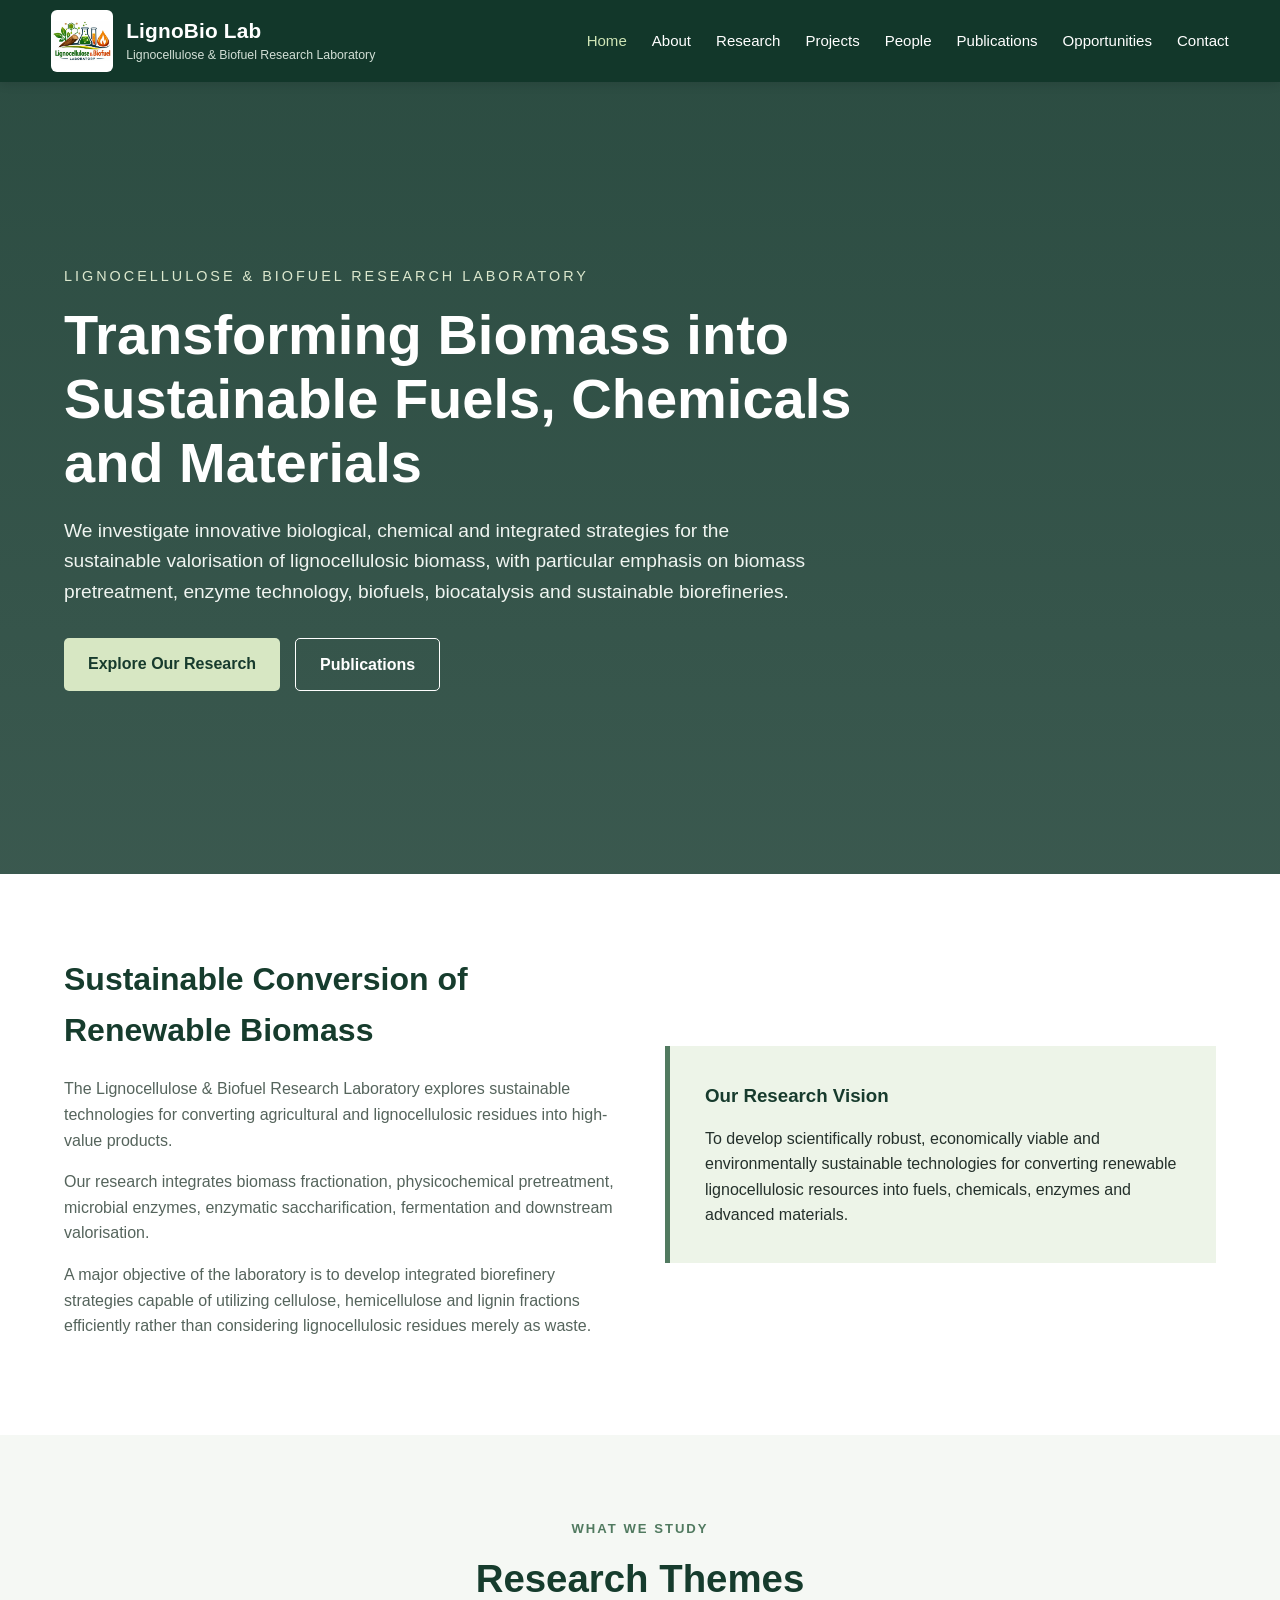
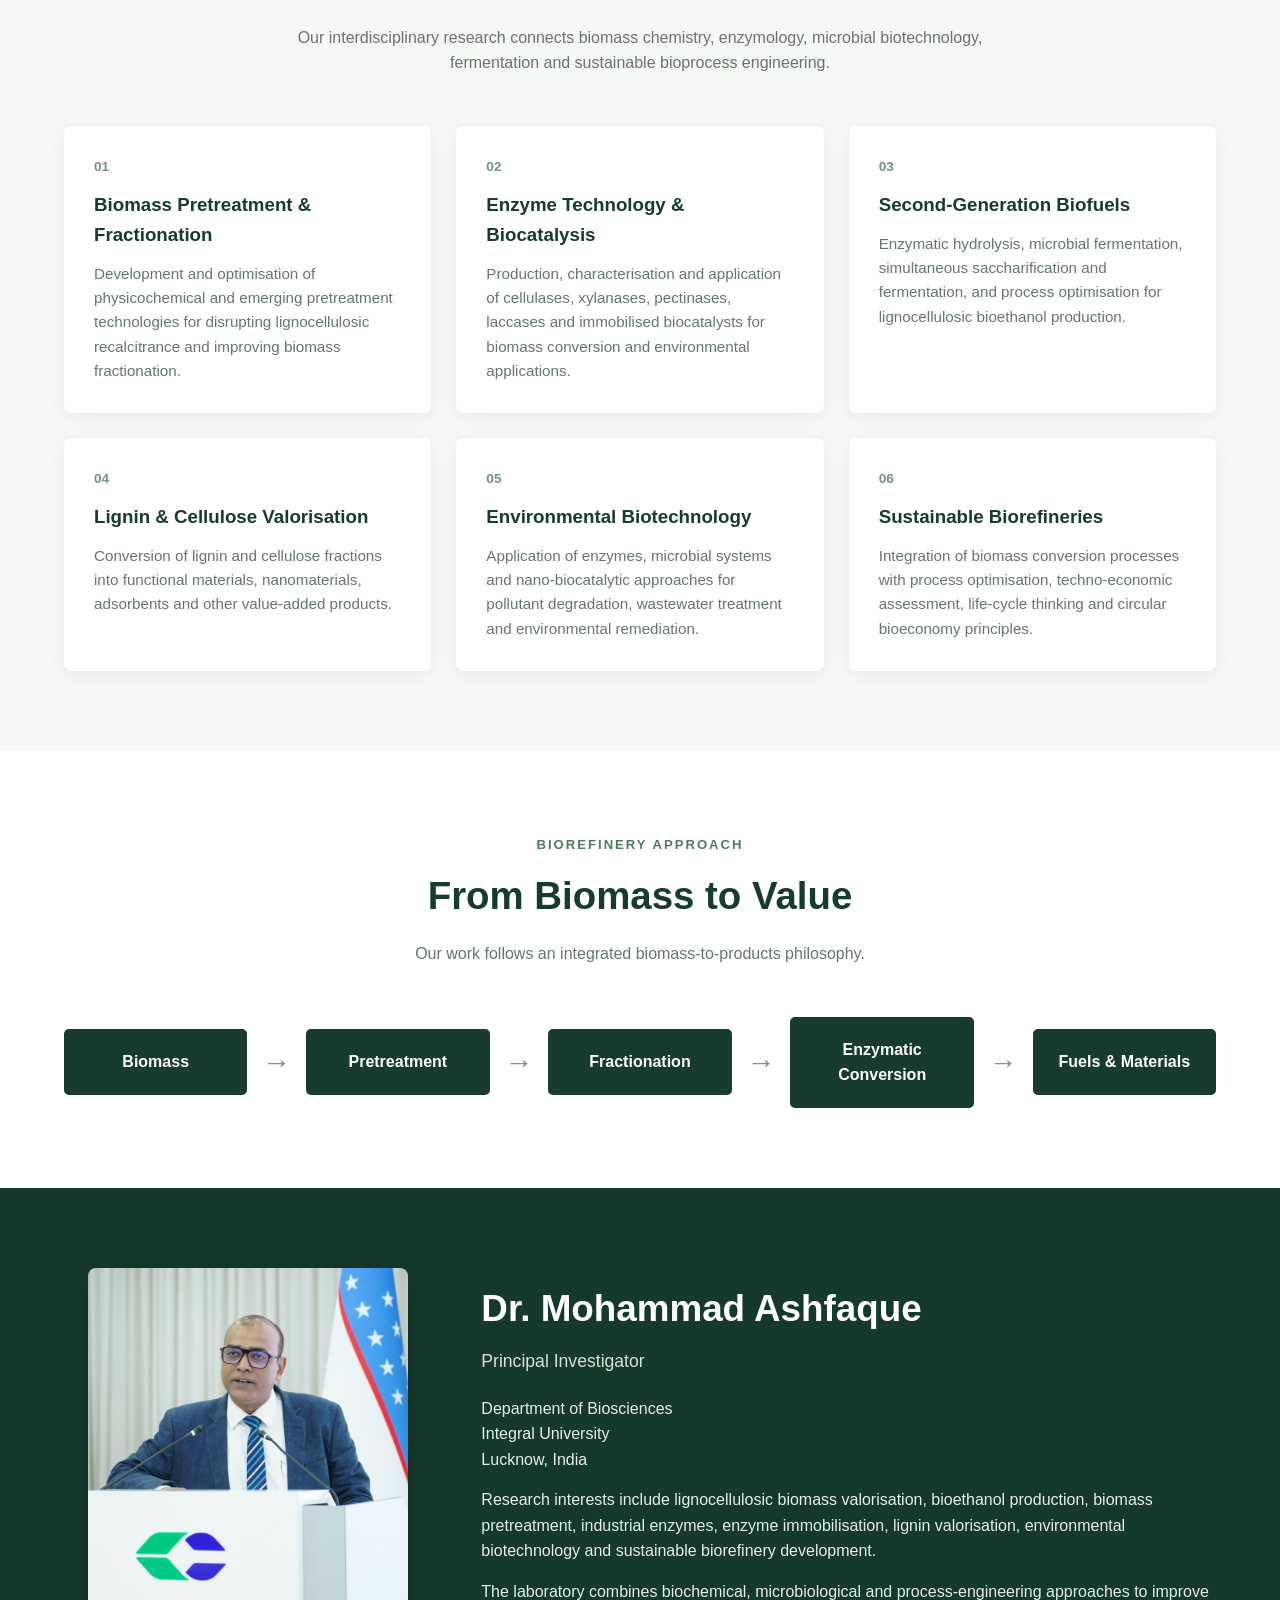
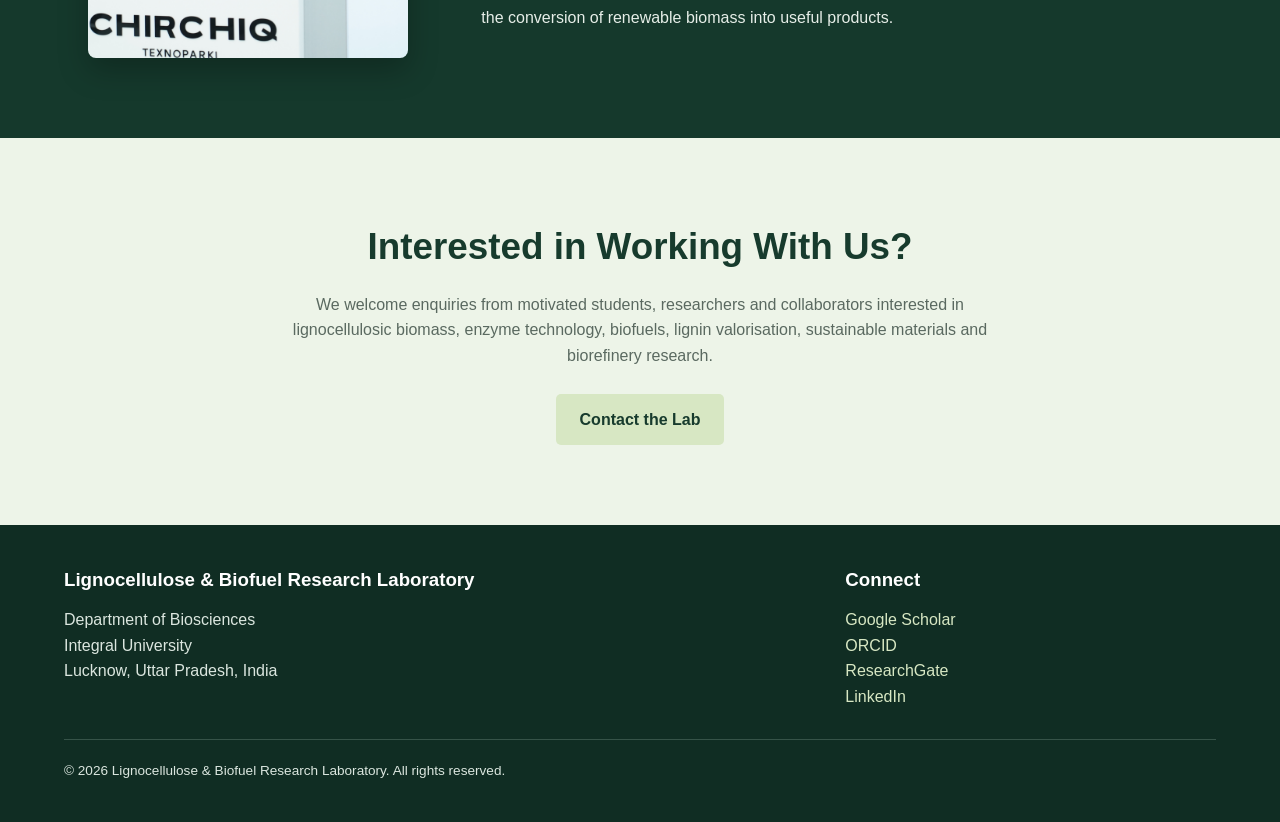
<file: index.html>
<!DOCTYPE html>
<html lang="en">

<head>
    <meta charset="UTF-8">

    <meta name="viewport"
          content="width=device-width, initial-scale=1.0">

    <meta name="description"
          content="Official website of the Lignocellulose & Biofuel Research Laboratory, focused on lignocellulosic biomass valorisation, biofuels, enzyme technology and sustainable biorefineries.">

    <meta name="keywords"
          content="lignocellulose, lignocellulosic biomass, biofuel, bioethanol, biomass valorisation, biorefinery, cellulase, laccase, pretreatment">

    <title>
        Lignocellulose & Biofuel Research Laboratory
    </title>

    <link rel="stylesheet" href="style.css">
</head>

<script src="script.js"></script>
<body>

<!-- =========================
     NAVIGATION
========================= -->

<header class="site-header">
    <nav class="navbar">

        <a href="#home" class="lab-brand">

            <div class="logo-box">
                <img src="lignobio-logo.png"
                     alt="LignoBio Lab Logo"
                     class="lab-logo">
            </div>

            <div class="lab-name">
                <strong>LignoBio Lab</strong>
                <span>Lignocellulose & Biofuel Research Laboratory</span>
            </div>

        </a>
<button class="menu-toggle"
        aria-label="Open navigation menu"
        aria-expanded="false">
    ☰
</button>
       <ul class="nav-links">

    <li>
        <a href="index.html" class="active-link">
            Home
        </a>
    </li>

    <li>
        <a href="#about">
            About
        </a>
    </li>

    <li>
        <a href="research.html">
            Research
        </a>
    </li>

    <li>
        <a href="projects.html">
            Projects
        </a>
    </li>

    <li>
        <a href="people.html">
            People
        </a>
    </li>

    <li>
        <a href="publications.html">
            Publications
        </a>
    </li>

    <li>
        <a href="opportunities.html">
            Opportunities
        </a>
    </li>

    <li>
        <a href="contact.html">
            Contact
        </a>
    </li>

</ul>

    </nav>
</header>

<!-- =========================
     HERO SECTION
========================= -->

<section class="hero" id="home">

    <div class="hero-content">

        <div class="hero-tag">
            Lignocellulose & Biofuel Research Laboratory
        </div>

        <h1>
            Transforming Biomass into Sustainable Fuels,
            Chemicals and Materials
        </h1>

        <p>
            We investigate innovative biological, chemical and
            integrated strategies for the sustainable valorisation
            of lignocellulosic biomass, with particular emphasis on
            biomass pretreatment, enzyme technology, biofuels,
            biocatalysis and sustainable biorefineries.
        </p>

        <div class="hero-buttons">

            <a href="#research"
               class="btn btn-primary">
                Explore Our Research
            </a>

            <a href="#publications"
               class="btn btn-secondary">
                Publications
            </a>

        </div>

    </div>

</section>


<!-- =========================
     ABOUT
========================= -->

<section class="section" id="about">

    <div class="container">

        <div class="about-grid">

            <div class="about-text">

                <h2>
                    Sustainable Conversion of Renewable Biomass
                </h2>

                <p>
                    The Lignocellulose & Biofuel Research Laboratory
                    explores sustainable technologies for converting
                    agricultural and lignocellulosic residues into
                    high-value products.
                </p>

                <p>
                    Our research integrates biomass fractionation,
                    physicochemical pretreatment, microbial enzymes,
                    enzymatic saccharification, fermentation and
                    downstream valorisation.
                </p>

                <p>
                    A major objective of the laboratory is to develop
                    integrated biorefinery strategies capable of
                    utilizing cellulose, hemicellulose and lignin
                    fractions efficiently rather than considering
                    lignocellulosic residues merely as waste.
                </p>

            </div>


            <div class="about-box">

                <h3>Our Research Vision</h3>

                <p>
                    To develop scientifically robust, economically
                    viable and environmentally sustainable
                    technologies for converting renewable
                    lignocellulosic resources into fuels, chemicals,
                    enzymes and advanced materials.
                </p>

            </div>

        </div>

    </div>

</section>


<!-- =========================
     RESEARCH AREAS
========================= -->

<section class="section research-section" id="research">

    <div class="container">

        <div class="section-title">

            <span>What We Study</span>

            <h2>
                Research Themes
            </h2>

            <p>
                Our interdisciplinary research connects biomass
                chemistry, enzymology, microbial biotechnology,
                fermentation and sustainable bioprocess engineering.
            </p>

        </div>


        <div class="cards">


            <div class="card">

                <div class="card-number">01</div>

                <h3>
                    Biomass Pretreatment & Fractionation
                </h3>

                <p>
                    Development and optimisation of physicochemical
                    and emerging pretreatment technologies for
                    disrupting lignocellulosic recalcitrance and
                    improving biomass fractionation.
                </p>

            </div>


            <div class="card">

                <div class="card-number">02</div>

                <h3>
                    Enzyme Technology & Biocatalysis
                </h3>

                <p>
                    Production, characterisation and application of
                    cellulases, xylanases, pectinases, laccases and
                    immobilised biocatalysts for biomass conversion
                    and environmental applications.
                </p>

            </div>


            <div class="card">

                <div class="card-number">03</div>

                <h3>
                    Second-Generation Biofuels
                </h3>

                <p>
                    Enzymatic hydrolysis, microbial fermentation,
                    simultaneous saccharification and fermentation,
                    and process optimisation for lignocellulosic
                    bioethanol production.
                </p>

            </div>


            <div class="card">

                <div class="card-number">04</div>

                <h3>
                    Lignin & Cellulose Valorisation
                </h3>

                <p>
                    Conversion of lignin and cellulose fractions
                    into functional materials, nanomaterials,
                    adsorbents and other value-added products.
                </p>

            </div>


            <div class="card">

                <div class="card-number">05</div>

                <h3>
                    Environmental Biotechnology
                </h3>

                <p>
                    Application of enzymes, microbial systems and
                    nano-biocatalytic approaches for pollutant
                    degradation, wastewater treatment and
                    environmental remediation.
                </p>

            </div>


            <div class="card">

                <div class="card-number">06</div>

                <h3>
                    Sustainable Biorefineries
                </h3>

                <p>
                    Integration of biomass conversion processes with
                    process optimisation, techno-economic assessment,
                    life-cycle thinking and circular bioeconomy
                    principles.
                </p>

            </div>


        </div>

    </div>

</section>


<!-- =========================
     RESEARCH PIPELINE
========================= -->

<section class="section">

    <div class="container">

        <div class="section-title">

            <span>Biorefinery Approach</span>

            <h2>
                From Biomass to Value
            </h2>

            <p>
                Our work follows an integrated biomass-to-products
                philosophy.
            </p>

        </div>


        <div class="pipeline">

            <div class="pipeline-item">
                Biomass
            </div>

            <div class="arrow">
                →
            </div>

            <div class="pipeline-item">
                Pretreatment
            </div>

            <div class="arrow">
                →
            </div>

            <div class="pipeline-item">
                Fractionation
            </div>

            <div class="arrow">
                →
            </div>

            <div class="pipeline-item">
                Enzymatic Conversion
            </div>

            <div class="arrow">
                →
            </div>

            <div class="pipeline-item">
                Fuels & Materials
            </div>

        </div>

    </div>

</section>


<!-- =========================
     PRINCIPAL INVESTIGATOR
========================= -->

<section class="section pi-section" id="pi">

    <div class="container">

        <div class="pi-grid">


<div class="pi-photo">

    <img src="mohammad-ashfaque.JPG"
         alt="Dr. Mohammad Ashfaque">

</div>


            <div class="pi-info">

                <h2>
                    Dr. Mohammad Ashfaque
                </h2>

                <h3>
                    Principal Investigator
                </h3>

                <p>
                    Department of Biosciences
                    <br>
                    Integral University
                    <br>
                    Lucknow, India
                </p>

                <p>
                    Research interests include lignocellulosic biomass
                    valorisation, bioethanol production, biomass
                    pretreatment, industrial enzymes, enzyme
                    immobilisation, lignin valorisation,
                    environmental biotechnology and sustainable
                    biorefinery development.
                </p>

                <p>
                    The laboratory combines biochemical,
                    microbiological and process-engineering approaches
                    to improve the conversion of renewable biomass
                    into useful products.
                </p>

            </div>

        </div>

    </div>



</section>


<!-- =========================
     OPPORTUNITIES
========================= -->

<section class="section join" id="opportunities">

    <div class="container">

        <h2>
            Interested in Working With Us?
        </h2>

        <p>
            We welcome enquiries from motivated students,
            researchers and collaborators interested in
            lignocellulosic biomass, enzyme technology,
            biofuels, lignin valorisation, sustainable materials
            and biorefinery research.
        </p>

        <a href="#contact"
           class="btn btn-primary">
            Contact the Lab
        </a>

    </div>

</section>


<!-- =========================
     FOOTER / CONTACT
========================= -->

<footer id="contact">

    <div class="container">

        <div class="footer-grid">


            <div>

                <h3>
                    Lignocellulose & Biofuel Research Laboratory
                </h3>

                <p>
                    Department of Biosciences
                    <br>
                    Integral University
                    <br>
                    Lucknow, Uttar Pradesh, India
                </p>

            </div>


            <div>

                <h3>Connect</h3>

<p>

    <a href="https://scholar.google.com/citations?user=6ZUxCywAAAAJ&hl=en"
       target="_blank"
       rel="noopener noreferrer">
        Google Scholar
    </a>

    <br>

    <a href="https://orcid.org/0000-0003-2720-2115"
       target="_blank"
       rel="noopener noreferrer">
        ORCID
    </a>

    <br>

    <a href="https://www.researchgate.net/profile/Mohammad-Ashfaque?ev=hdr_xprf"
       target="_blank"
       rel="noopener noreferrer">
        ResearchGate
    </a>

    <br>

    <a href="https://www.linkedin.com/in/mohammad-ashfaque-khan-70279617/"
       target="_blank"
       rel="noopener noreferrer">
        LinkedIn
    </a>

</p>

            </div>


        </div>


        <div class="copyright">

            © 2026 Lignocellulose & Biofuel Research Laboratory.
            All rights reserved.

        </div>

    </div>

</footer>


</body>

</html>
</file>
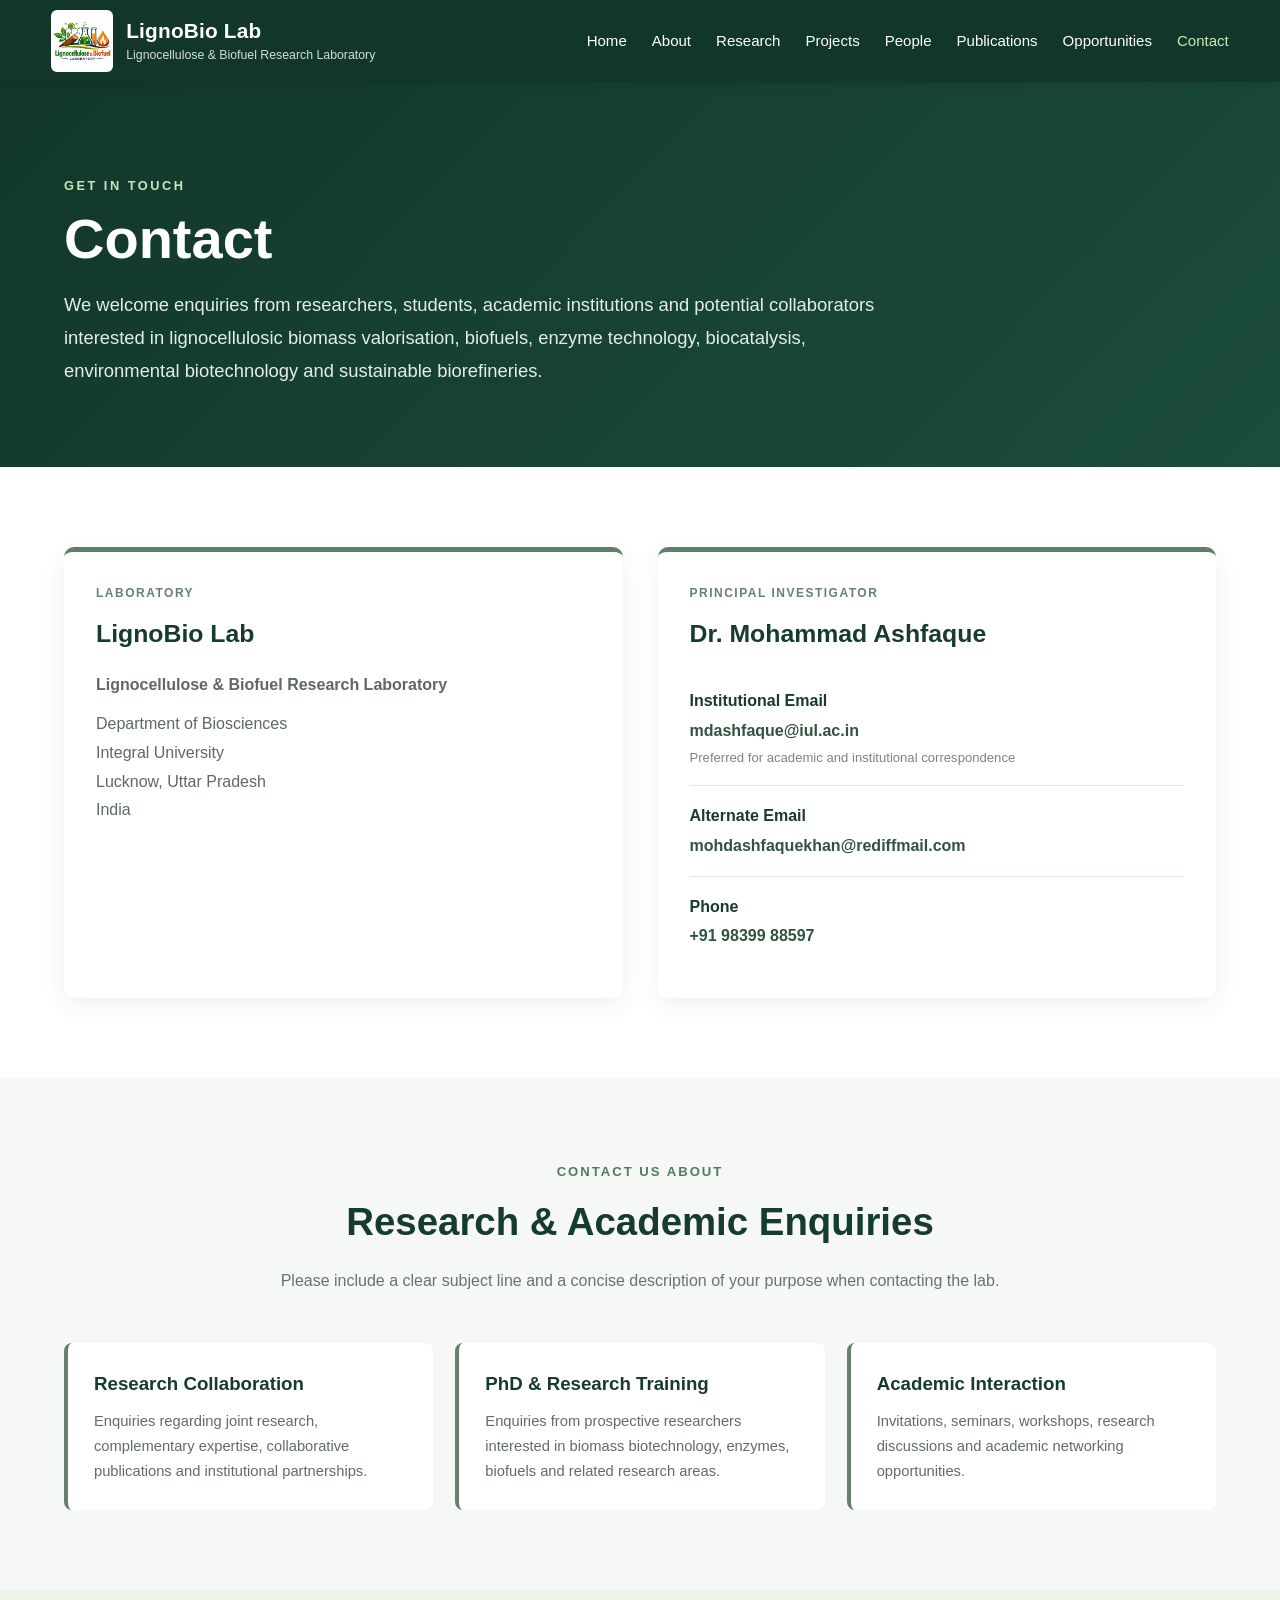
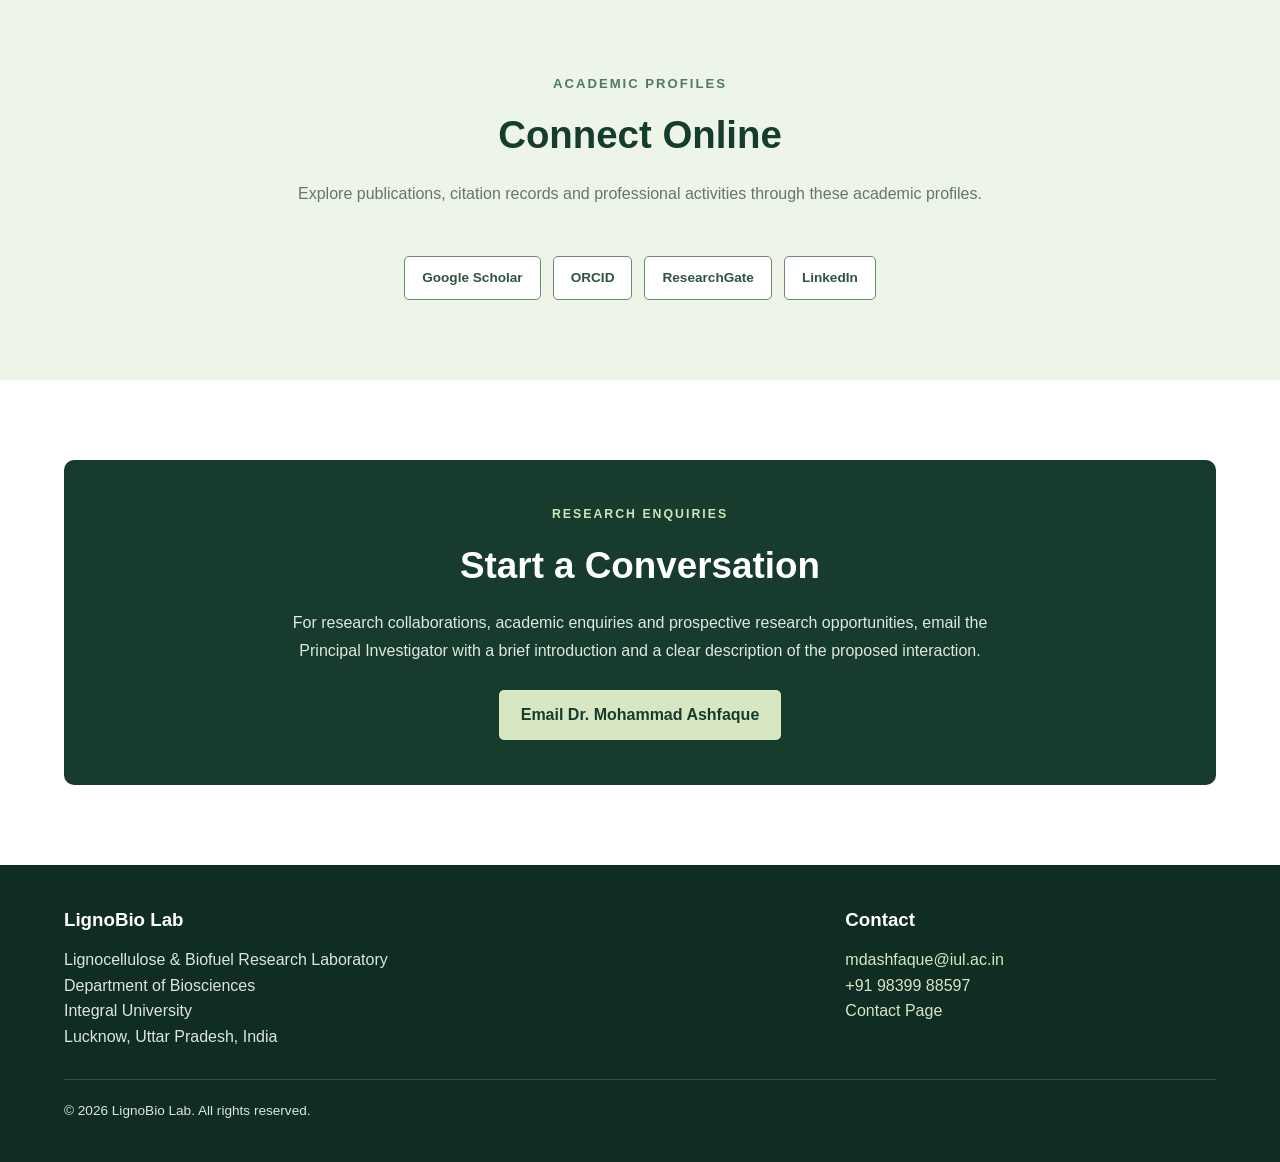
<file: contact.html>
<!DOCTYPE html>
<html lang="en">

<head>

    <meta charset="UTF-8">

    <meta name="viewport"
          content="width=device-width, initial-scale=1.0">

    <meta name="description"
          content="Contact LignoBio Lab, Lignocellulose & Biofuel Research Laboratory, Department of Biosciences, Integral University, Lucknow, India.">

    <title>
        Contact | LignoBio Lab
    </title>

    <link rel="stylesheet" href="style.css">


    <style>

        /* =====================================================
           HERO
        ====================================================== */

        .contact-hero {
            background:
                linear-gradient(
                    135deg,
                    #12372a 0%,
                    #1c4d3a 100%
                );

            color: white;

            padding: 90px 0 80px;
        }

        .contact-hero span {
            display: inline-block;

            color: #cfe3ba;

            text-transform: uppercase;

            letter-spacing: 2.5px;

            font-size: 0.8rem;
            font-weight: 700;

            margin-bottom: 12px;
        }

        .contact-hero h1 {
            font-size: 3.5rem;

            line-height: 1.1;

            margin-bottom: 18px;
        }

        .contact-hero p {
            max-width: 850px;

            color: #e4eee7;

            font-size: 1.15rem;

            line-height: 1.8;
        }


        /* =====================================================
           CONTACT GRID
        ====================================================== */

        .contact-grid {
            display: grid;

            grid-template-columns: 1fr 1fr;

            gap: 35px;

            align-items: stretch;
        }


        .contact-card {
            background: white;

            padding: 32px;

            border-radius: 10px;

            border-top: 5px solid #5f8068;

            box-shadow:
                0 7px 24px
                rgba(20, 55, 42, 0.07);
        }


        .contact-card span {
            display: block;

            color: #66816d;

            text-transform: uppercase;

            letter-spacing: 1.5px;

            font-size: 0.75rem;
            font-weight: 700;

            margin-bottom: 10px;
        }


        .contact-card h2 {
            color: #173b2d;

            font-size: 1.55rem;

            margin-bottom: 18px;
        }


        .contact-card p {
            color: #5d6962;

            line-height: 1.8;

            margin-bottom: 10px;
        }


        .contact-card a {
            color: #31533f;

            text-decoration: none;

            font-weight: 600;
        }


        .contact-card a:hover {
            text-decoration: underline;
        }


        /* =====================================================
           CONTACT INFORMATION
        ====================================================== */

        .contact-item {
            padding: 17px 0;

            border-bottom: 1px solid #e0e6e0;
        }


        .contact-item:last-child {
            border-bottom: none;
        }


        .contact-item strong {
            display: block;

            color: #173b2d;

            margin-bottom: 4px;
        }


        .contact-note {
            font-size: 0.82rem;

            color: #7a857e;

            margin-top: 4px;
        }


        /* =====================================================
           ENQUIRY TYPES
        ====================================================== */

        .enquiry-section {
            background: #f5f8f4;
        }


        .enquiry-grid {
            display: grid;

            grid-template-columns: repeat(3, 1fr);

            gap: 22px;
        }


        .enquiry-card {
            background: white;

            padding: 26px;

            border-radius: 8px;

            border-left: 4px solid #64816d;
        }


        .enquiry-card h3 {
            color: #173b2d;

            margin-bottom: 10px;
        }


        .enquiry-card p {
            color: #606d65;

            line-height: 1.7;

            font-size: 0.92rem;
        }


        /* =====================================================
           PROFILE LINKS
        ====================================================== */

        .profile-section-contact {
            background: #edf4e8;
        }


        .contact-profiles {
            display: flex;

            flex-wrap: wrap;

            justify-content: center;

            gap: 12px;

            margin-top: 25px;
        }


        .contact-profile-button {
            display: inline-block;

            text-decoration: none;

            border: 1px solid #6e8876;

            color: #31533f;

            background: white;

            padding: 10px 17px;

            border-radius: 5px;

            font-size: 0.85rem;

            font-weight: 600;
        }


        .contact-profile-button:hover {
            background: #173b2d;

            color: white;
        }


        /* =====================================================
           PRIMARY CONTACT BOX
        ====================================================== */

        .primary-contact-box {
            background: #173b2d;

            color: white;

            padding: 45px;

            border-radius: 10px;

            text-align: center;
        }


        .primary-contact-box span {
            display: block;

            color: #cfe3ba;

            text-transform: uppercase;

            letter-spacing: 2px;

            font-size: 0.77rem;

            font-weight: 700;

            margin-bottom: 12px;
        }


        .primary-contact-box h2 {
            font-size: 2.3rem;

            margin-bottom: 14px;
        }


        .primary-contact-box p {
            max-width: 760px;

            margin: 0 auto 25px;

            color: #dfe9e2;

            line-height: 1.75;
        }


        .email-button {
            display: inline-block;

            padding: 12px 22px;

            background: #d7e7c3;

            color: #173b2d;

            text-decoration: none;

            border-radius: 5px;

            font-weight: 700;
        }


        .email-button:hover {
            opacity: 0.9;
        }


        /* =====================================================
           RESPONSIVE
        ====================================================== */

        @media (max-width: 850px) {

            .contact-grid {
                grid-template-columns: 1fr;
            }

            .enquiry-grid {
                grid-template-columns: 1fr;
            }

            .contact-hero {
                padding: 60px 0 55px;
            }

            .contact-hero h1 {
                font-size: 2.6rem;
            }

            .primary-contact-box {
                padding: 30px 22px;
            }

        }

    </style>

</head>
<script src="script.js"></script>

<body>


<!-- =====================================================
     HEADER
===================================================== -->

<header class="site-header">

    <nav class="navbar">


        <a href="index.html"
           class="lab-brand">

            <div class="logo-box">

                <img src="lignobio-logo.png"
                     alt="LignoBio Lab Logo"
                     class="lab-logo">

            </div>


            <div class="lab-name">

                <strong>
                    LignoBio Lab
                </strong>

                <span>
                    Lignocellulose & Biofuel Research Laboratory
                </span>

            </div>

        </a>

<button class="menu-toggle"
        aria-label="Open navigation menu"
        aria-expanded="false">
    ☰
</button>
        <ul class="nav-links">

    <li>
        <a href="index.html">
            Home
        </a>
    </li>

    <li>
        <a href="index.html#about">
            About
        </a>
    </li>

    <li>
        <a href="research.html">
            Research
        </a>
    </li>

    <li>
        <a href="projects.html">
            Projects
        </a>
    </li>

    <li>
        <a href="people.html">
            People
        </a>
    </li>

    <li>
        <a href="publications.html">
            Publications
        </a>
    </li>

    <li>
        <a href="opportunities.html">
            Opportunities
        </a>
    </li>

    <li>
        <a href="contact.html" class="active-link">
            Contact
        </a>
    </li>

</ul>

    </nav>

</header>



<!-- =====================================================
     HERO
===================================================== -->

<section class="contact-hero">

    <div class="container">

        <span>
            Get in Touch
        </span>

        <h1>
            Contact
        </h1>

        <p>
            We welcome enquiries from researchers, students,
            academic institutions and potential collaborators
            interested in lignocellulosic biomass valorisation,
            biofuels, enzyme technology, biocatalysis,
            environmental biotechnology and sustainable
            biorefineries.
        </p>

    </div>

</section>



<!-- =====================================================
     MAIN CONTACT INFORMATION
===================================================== -->

<section class="section">

    <div class="container">

        <div class="contact-grid">


            <!-- LAB ADDRESS -->

            <div class="contact-card">

                <span>
                    Laboratory
                </span>

                <h2>
                    LignoBio Lab
                </h2>

                <p>
                    <strong>
                        Lignocellulose & Biofuel Research Laboratory
                    </strong>
                </p>

                <p>
                    Department of Biosciences
                    <br>
                    Integral University
                    <br>
                    Lucknow, Uttar Pradesh
                    <br>
                    India
                </p>

            </div>



            <!-- PI CONTACT -->

            <div class="contact-card">

                <span>
                    Principal Investigator
                </span>

                <h2>
                    Dr. Mohammad Ashfaque
                </h2>


                <div class="contact-item">

                    <strong>
                        Institutional Email
                    </strong>

                    <a href="mailto:mdashfaque@iul.ac.in">
                        mdashfaque@iul.ac.in
                    </a>

                    <div class="contact-note">
                        Preferred for academic and institutional correspondence
                    </div>

                </div>


                <div class="contact-item">

                    <strong>
                        Alternate Email
                    </strong>

                    <a href="mailto:mohdashfaquekhan@rediffmail.com">
                        mohdashfaquekhan@rediffmail.com
                    </a>

                </div>


                <div class="contact-item">

                    <strong>
                        Phone
                    </strong>

                    <a href="tel:+919839988597">
                        +91 98399 88597
                    </a>

                </div>


            </div>


        </div>

    </div>

</section>



<!-- =====================================================
     ENQUIRIES
===================================================== -->

<section class="section enquiry-section">

    <div class="container">

        <div class="section-title">

            <span>
                Contact Us About
            </span>

            <h2>
                Research & Academic Enquiries
            </h2>

            <p>
                Please include a clear subject line and a concise
                description of your purpose when contacting the lab.
            </p>

        </div>


        <div class="enquiry-grid">


            <div class="enquiry-card">

                <h3>
                    Research Collaboration
                </h3>

                <p>
                    Enquiries regarding joint research,
                    complementary expertise, collaborative
                    publications and institutional partnerships.
                </p>

            </div>


            <div class="enquiry-card">

                <h3>
                    PhD & Research Training
                </h3>

                <p>
                    Enquiries from prospective researchers
                    interested in biomass biotechnology,
                    enzymes, biofuels and related research areas.
                </p>

            </div>


            <div class="enquiry-card">

                <h3>
                    Academic Interaction
                </h3>

                <p>
                    Invitations, seminars, workshops,
                    research discussions and academic
                    networking opportunities.
                </p>

            </div>


        </div>

    </div>

</section>



<!-- =====================================================
     SCHOLARLY PROFILES
===================================================== -->

<section class="section profile-section-contact">

    <div class="container">

        <div class="section-title">

            <span>
                Academic Profiles
            </span>

            <h2>
                Connect Online
            </h2>

            <p>
                Explore publications, citation records
                and professional activities through
                these academic profiles.
            </p>

        </div>


        <div class="contact-profiles">


            <a href="https://scholar.google.com/citations?user=6ZUxCywAAAAJ&hl=en"
               target="_blank"
               rel="noopener noreferrer"
               class="contact-profile-button">

                Google Scholar

            </a>


            <a href="https://orcid.org/0000-0003-2720-2115"
               target="_blank"
               rel="noopener noreferrer"
               class="contact-profile-button">

                ORCID

            </a>


            <a href="https://www.researchgate.net/profile/Mohammad-Ashfaque?ev=hdr_xprf"
               target="_blank"
               rel="noopener noreferrer"
               class="contact-profile-button">

                ResearchGate

            </a>


            <a href="https://www.linkedin.com/in/mohammad-ashfaque-khan-70279617/"
               target="_blank"
               rel="noopener noreferrer"
               class="contact-profile-button">

                LinkedIn

            </a>


        </div>

    </div>

</section>



<!-- =====================================================
     PRIMARY EMAIL CTA
===================================================== -->

<section class="section">

    <div class="container">

        <div class="primary-contact-box">

            <span>
                Research Enquiries
            </span>

            <h2>
                Start a Conversation
            </h2>

            <p>
                For research collaborations, academic enquiries
                and prospective research opportunities, email
                the Principal Investigator with a brief
                introduction and a clear description of the
                proposed interaction.
            </p>


            <a href="mailto:mdashfaque@iul.ac.in"
               class="email-button">

                Email Dr. Mohammad Ashfaque

            </a>

        </div>

    </div>

</section>



<!-- =====================================================
     FOOTER
===================================================== -->

<footer>

    <div class="container">

        <div class="footer-grid">


            <div>

                <h3>
                    LignoBio Lab
                </h3>

                <p>
                    Lignocellulose & Biofuel Research Laboratory
                    <br>
                    Department of Biosciences
                    <br>
                    Integral University
                    <br>
                    Lucknow, Uttar Pradesh, India
                </p>

            </div>


            <div>

                <h3>
                    Contact
                </h3>

                <p>

                    <a href="mailto:mdashfaque@iul.ac.in">
                        mdashfaque@iul.ac.in
                    </a>

                    <br>

                    <a href="tel:+919839988597">
                        +91 98399 88597
                    </a>

                    <br>

                    <a href="contact.html">
                        Contact Page
                    </a>

                </p>

            </div>


        </div>


        <div class="copyright">

            © 2026 LignoBio Lab.
            All rights reserved.

        </div>

    </div>

</footer>


</body>

</html>
</file>
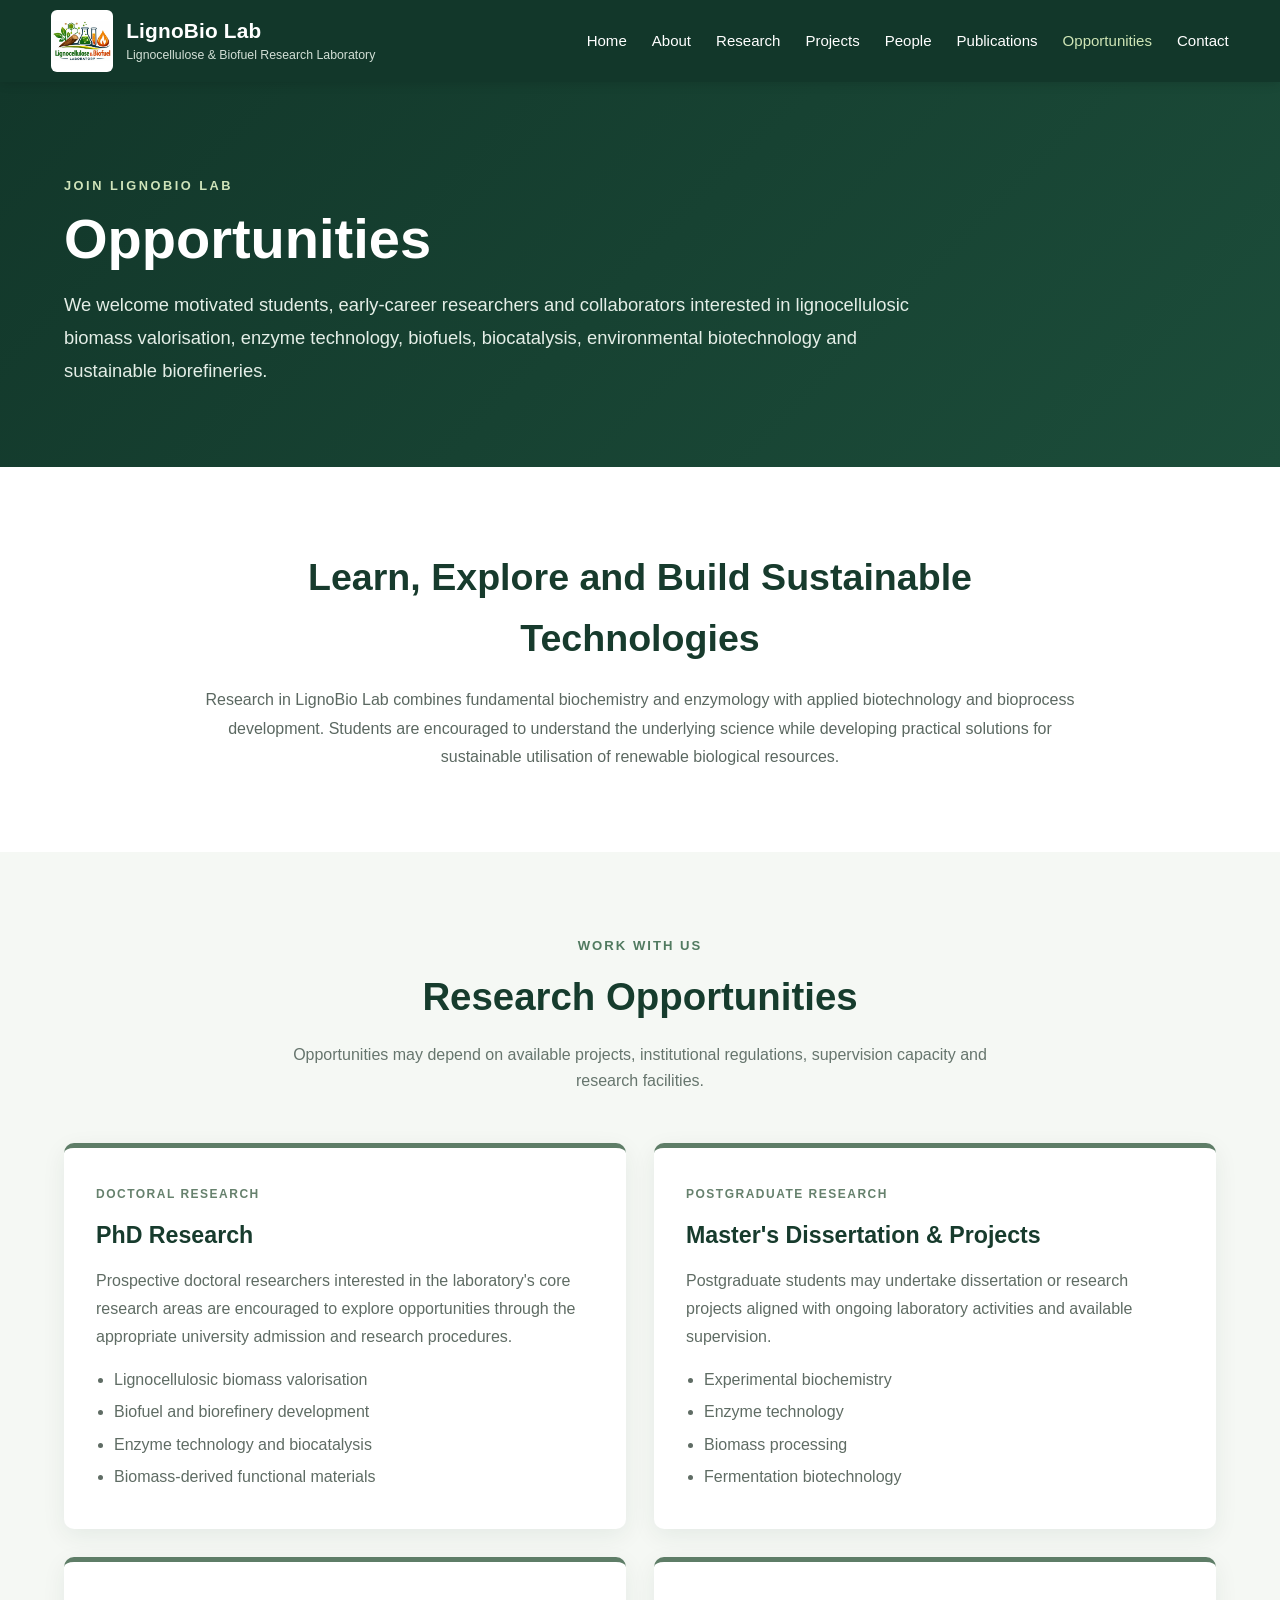
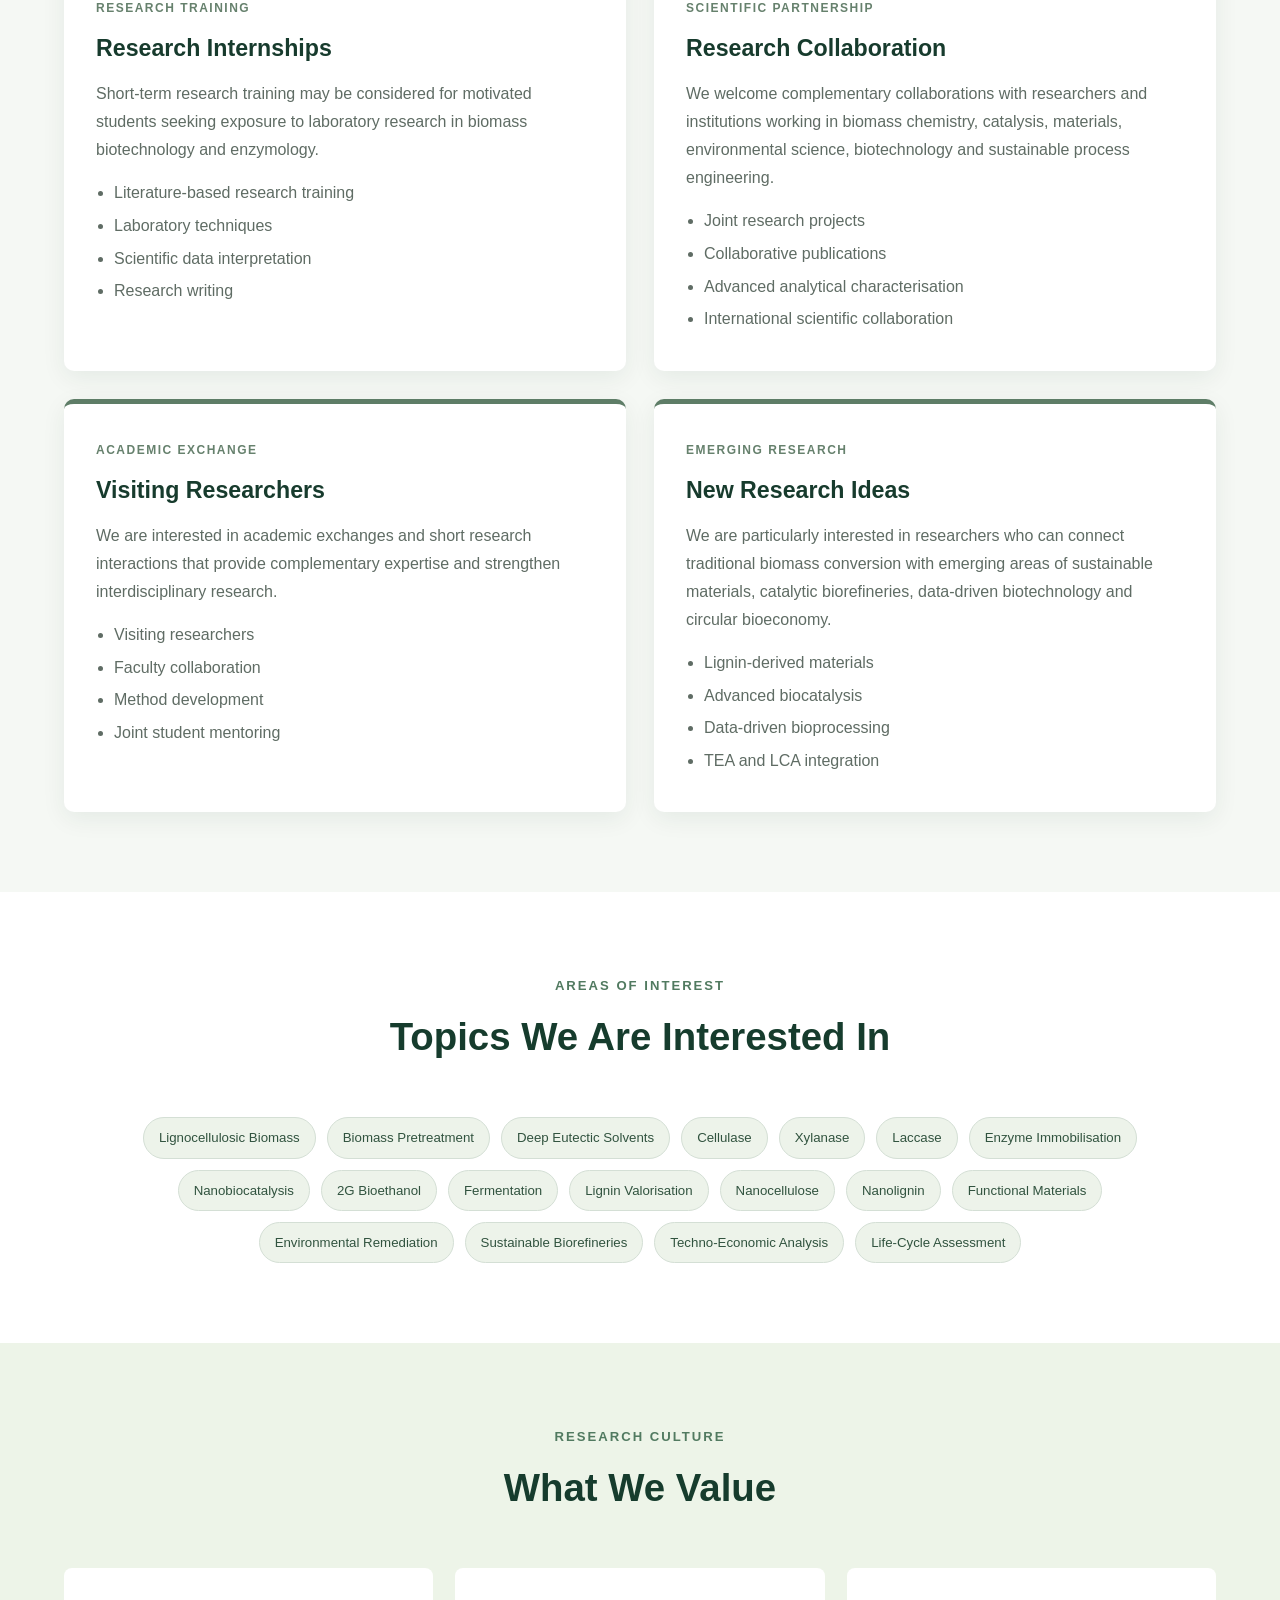
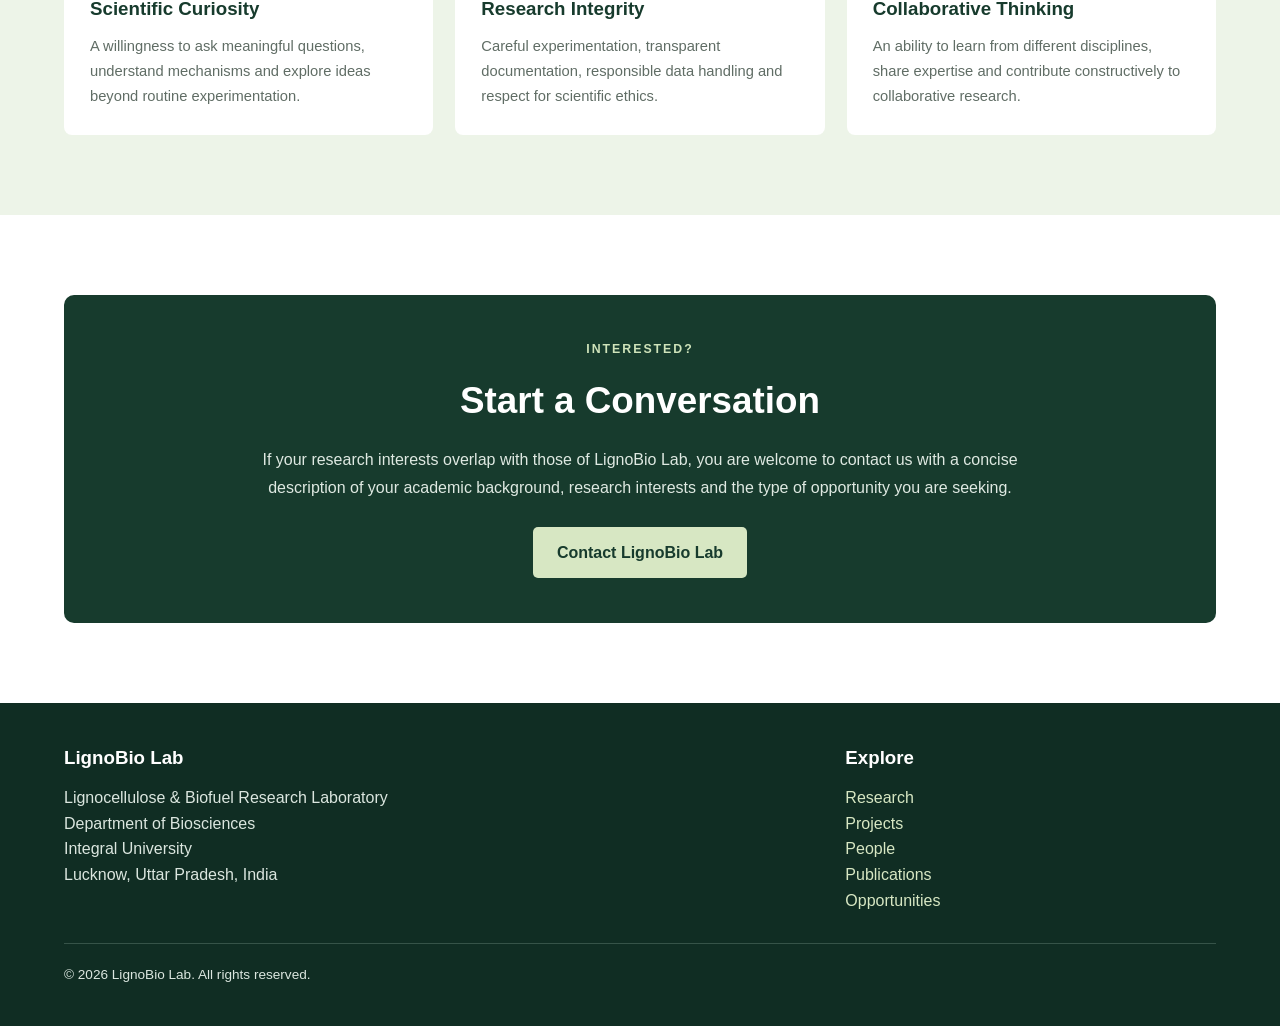
<file: opportunities.html>
<!DOCTYPE html>
<html lang="en">

<head>

    <meta charset="UTF-8">

    <meta name="viewport"
          content="width=device-width, initial-scale=1.0">

    <meta name="description"
          content="Research opportunities at LignoBio Lab for PhD scholars, postgraduate students, interns, collaborators and visiting researchers interested in lignocellulosic biomass, biofuels, enzyme technology and sustainable biorefineries.">

    <title>
        Opportunities | LignoBio Lab
    </title>

    <link rel="stylesheet" href="style.css">


    <style>

        /* =====================================================
           HERO
        ====================================================== */

        .opportunity-hero {
            background:
                linear-gradient(
                    135deg,
                    #12372a 0%,
                    #1c4d3a 100%
                );

            color: white;

            padding: 90px 0 80px;
        }

        .opportunity-hero span {
            display: inline-block;

            color: #cfe3ba;

            text-transform: uppercase;

            letter-spacing: 2.5px;

            font-size: 0.8rem;
            font-weight: 700;

            margin-bottom: 12px;
        }

        .opportunity-hero h1 {
            font-size: 3.5rem;

            line-height: 1.1;

            margin-bottom: 18px;
        }

        .opportunity-hero p {
            max-width: 850px;

            color: #e4eee7;

            font-size: 1.15rem;

            line-height: 1.8;
        }


        /* =====================================================
           INTRO
        ====================================================== */

        .join-intro {
            max-width: 900px;

            margin: auto;

            text-align: center;
        }

        .join-intro h2 {
            color: #173b2d;

            font-size: 2.35rem;

            margin-bottom: 18px;
        }

        .join-intro p {
            color: #5b6861;

            line-height: 1.8;
        }


        /* =====================================================
           OPPORTUNITY CARDS
        ====================================================== */

        .opportunity-section {
            background: #f5f8f4;
        }

        .opportunity-grid {
            display: grid;

            grid-template-columns:
                repeat(2, minmax(0, 1fr));

            gap: 28px;
        }

        .opportunity-card {
            background: white;

            padding: 32px;

            border-radius: 10px;

            border-top: 5px solid #5e7d67;

            box-shadow:
                0 7px 24px
                rgba(20, 55, 42, 0.07);
        }

        .opportunity-card span {
            display: inline-block;

            color: #66816d;

            text-transform: uppercase;

            letter-spacing: 1.5px;

            font-size: 0.75rem;
            font-weight: 700;

            margin-bottom: 12px;
        }

        .opportunity-card h3 {
            color: #173b2d;

            font-size: 1.45rem;

            margin-bottom: 13px;
        }

        .opportunity-card p {
            color: #5f6c64;

            line-height: 1.75;

            margin-bottom: 16px;
        }

        .opportunity-card ul {
            margin-left: 18px;

            color: #5f6c64;
        }

        .opportunity-card li {
            margin-bottom: 7px;
        }


        /* =====================================================
           RESEARCH AREAS
        ====================================================== */

        .interest-grid {
            display: flex;

            flex-wrap: wrap;

            justify-content: center;

            gap: 11px;

            max-width: 1000px;

            margin: auto;
        }

        .interest-grid span {
            background: #edf3ea;

            color: #31533f;

            border: 1px solid #d4dfd5;

            padding: 9px 15px;

            border-radius: 24px;

            font-size: 0.83rem;
        }


        /* =====================================================
           WHAT WE LOOK FOR
        ====================================================== */

        .candidate-section {
            background: #edf4e8;
        }

        .candidate-grid {
            display: grid;

            grid-template-columns: repeat(3, 1fr);

            gap: 22px;
        }

        .candidate-card {
            background: white;

            padding: 26px;

            border-radius: 8px;
        }

        .candidate-card h3 {
            color: #173b2d;

            margin-bottom: 10px;
        }

        .candidate-card p {
            color: #606d65;

            line-height: 1.7;

            font-size: 0.92rem;
        }


        /* =====================================================
           HOW TO CONTACT
        ====================================================== */

        .apply-box {
            background: #173b2d;

            color: white;

            border-radius: 10px;

            padding: 45px;

            text-align: center;
        }

        .apply-box span {
            display: block;

            color: #cfe3ba;

            text-transform: uppercase;

            letter-spacing: 2px;

            font-size: 0.77rem;
            font-weight: 700;

            margin-bottom: 12px;
        }

        .apply-box h2 {
            font-size: 2.3rem;

            margin-bottom: 15px;
        }

        .apply-box p {
            max-width: 760px;

            margin: 0 auto 25px;

            color: #dfe9e2;

            line-height: 1.75;
        }


        /* =====================================================
           RESPONSIVE
        ====================================================== */

        @media (max-width: 850px) {

            .opportunity-grid {
                grid-template-columns: 1fr;
            }

            .candidate-grid {
                grid-template-columns: 1fr;
            }

            .opportunity-hero {
                padding: 60px 0 55px;
            }

            .opportunity-hero h1 {
                font-size: 2.6rem;
            }

            .apply-box {
                padding: 30px 22px;
            }

        }

    </style>

</head>


<body>


<!-- =====================================================
     HEADER
===================================================== -->

<header class="site-header">

    <nav class="navbar">


        <a href="index.html"
           class="lab-brand">

            <div class="logo-box">

                <img src="lignobio-logo.png"
                     alt="LignoBio Lab Logo"
                     class="lab-logo">

            </div>


            <div class="lab-name">

                <strong>
                    LignoBio Lab
                </strong>

                <span>
                    Lignocellulose & Biofuel Research Laboratory
                </span>

            </div>

        </a>

<button class="menu-toggle"
        aria-label="Open navigation menu"
        aria-expanded="false">
    ☰
</button>
        <ul class="nav-links">

    <li>
        <a href="index.html">
            Home
        </a>
    </li>

    <li>
        <a href="index.html#about">
            About
        </a>
    </li>

    <li>
        <a href="research.html">
            Research
        </a>
    </li>

    <li>
        <a href="projects.html">
            Projects
        </a>
    </li>

    <li>
        <a href="people.html">
            People
        </a>
    </li>

    <li>
        <a href="publications.html">
            Publications
        </a>
    </li>

    <li>
        <a href="opportunities.html" class="active-link">
            Opportunities
        </a>
    </li>

    <li>
        <a href="contact.html">
            Contact
        </a>
    </li>

</ul>

    </nav>

</header>



<!-- =====================================================
     HERO
===================================================== -->

<section class="opportunity-hero">

    <div class="container">

        <span>
            Join LignoBio Lab
        </span>

        <h1>
            Opportunities
        </h1>

        <p>
            We welcome motivated students, early-career
            researchers and collaborators interested in
            lignocellulosic biomass valorisation, enzyme
            technology, biofuels, biocatalysis, environmental
            biotechnology and sustainable biorefineries.
        </p>

    </div>

</section>



<!-- =====================================================
     INTRO
===================================================== -->

<section class="section">

    <div class="container">

        <div class="join-intro">

            <h2>
                Learn, Explore and Build Sustainable Technologies
            </h2>

            <p>
                Research in LignoBio Lab combines fundamental
                biochemistry and enzymology with applied
                biotechnology and bioprocess development.
                Students are encouraged to understand the
                underlying science while developing practical
                solutions for sustainable utilisation of
                renewable biological resources.
            </p>

        </div>

    </div>

</section>



<!-- =====================================================
     OPPORTUNITY TYPES
===================================================== -->

<section class="section opportunity-section">

    <div class="container">

        <div class="section-title">

            <span>
                Work With Us
            </span>

            <h2>
                Research Opportunities
            </h2>

            <p>
                Opportunities may depend on available projects,
                institutional regulations, supervision capacity
                and research facilities.
            </p>

        </div>


        <div class="opportunity-grid">


            <!-- PHD -->

            <article class="opportunity-card">

                <span>
                    Doctoral Research
                </span>

                <h3>
                    PhD Research
                </h3>

                <p>
                    Prospective doctoral researchers interested
                    in the laboratory's core research areas are
                    encouraged to explore opportunities through
                    the appropriate university admission and
                    research procedures.
                </p>

                <ul>

                    <li>
                        Lignocellulosic biomass valorisation
                    </li>

                    <li>
                        Biofuel and biorefinery development
                    </li>

                    <li>
                        Enzyme technology and biocatalysis
                    </li>

                    <li>
                        Biomass-derived functional materials
                    </li>

                </ul>

            </article>



            <!-- MSc -->

            <article class="opportunity-card">

                <span>
                    Postgraduate Research
                </span>

                <h3>
                    Master's Dissertation & Projects
                </h3>

                <p>
                    Postgraduate students may undertake
                    dissertation or research projects aligned
                    with ongoing laboratory activities and
                    available supervision.
                </p>

                <ul>

                    <li>
                        Experimental biochemistry
                    </li>

                    <li>
                        Enzyme technology
                    </li>

                    <li>
                        Biomass processing
                    </li>

                    <li>
                        Fermentation biotechnology
                    </li>

                </ul>

            </article>



            <!-- INTERNSHIP -->

            <article class="opportunity-card">

                <span>
                    Research Training
                </span>

                <h3>
                    Research Internships
                </h3>

                <p>
                    Short-term research training may be considered
                    for motivated students seeking exposure to
                    laboratory research in biomass biotechnology
                    and enzymology.
                </p>

                <ul>

                    <li>
                        Literature-based research training
                    </li>

                    <li>
                        Laboratory techniques
                    </li>

                    <li>
                        Scientific data interpretation
                    </li>

                    <li>
                        Research writing
                    </li>

                </ul>

            </article>



            <!-- COLLABORATION -->

            <article class="opportunity-card">

                <span>
                    Scientific Partnership
                </span>

                <h3>
                    Research Collaboration
                </h3>

                <p>
                    We welcome complementary collaborations
                    with researchers and institutions working
                    in biomass chemistry, catalysis, materials,
                    environmental science, biotechnology
                    and sustainable process engineering.
                </p>

                <ul>

                    <li>
                        Joint research projects
                    </li>

                    <li>
                        Collaborative publications
                    </li>

                    <li>
                        Advanced analytical characterisation
                    </li>

                    <li>
                        International scientific collaboration
                    </li>

                </ul>

            </article>



            <!-- VISITING RESEARCHERS -->

            <article class="opportunity-card">

                <span>
                    Academic Exchange
                </span>

                <h3>
                    Visiting Researchers
                </h3>

                <p>
                    We are interested in academic exchanges and
                    short research interactions that provide
                    complementary expertise and strengthen
                    interdisciplinary research.
                </p>

                <ul>

                    <li>
                        Visiting researchers
                    </li>

                    <li>
                        Faculty collaboration
                    </li>

                    <li>
                        Method development
                    </li>

                    <li>
                        Joint student mentoring
                    </li>

                </ul>

            </article>



            <!-- NEW IDEAS -->

            <article class="opportunity-card">

                <span>
                    Emerging Research
                </span>

                <h3>
                    New Research Ideas
                </h3>

                <p>
                    We are particularly interested in researchers
                    who can connect traditional biomass conversion
                    with emerging areas of sustainable materials,
                    catalytic biorefineries, data-driven
                    biotechnology and circular bioeconomy.
                </p>

                <ul>

                    <li>
                        Lignin-derived materials
                    </li>

                    <li>
                        Advanced biocatalysis
                    </li>

                    <li>
                        Data-driven bioprocessing
                    </li>

                    <li>
                        TEA and LCA integration
                    </li>

                </ul>

            </article>


        </div>

    </div>

</section>



<!-- =====================================================
     RESEARCH INTERESTS
===================================================== -->

<section class="section">

    <div class="container">

        <div class="section-title">

            <span>
                Areas of Interest
            </span>

            <h2>
                Topics We Are Interested In
            </h2>

        </div>


        <div class="interest-grid">

            <span>
                Lignocellulosic Biomass
            </span>

            <span>
                Biomass Pretreatment
            </span>

            <span>
                Deep Eutectic Solvents
            </span>

            <span>
                Cellulase
            </span>

            <span>
                Xylanase
            </span>

            <span>
                Laccase
            </span>

            <span>
                Enzyme Immobilisation
            </span>

            <span>
                Nanobiocatalysis
            </span>

            <span>
                2G Bioethanol
            </span>

            <span>
                Fermentation
            </span>

            <span>
                Lignin Valorisation
            </span>

            <span>
                Nanocellulose
            </span>

            <span>
                Nanolignin
            </span>

            <span>
                Functional Materials
            </span>

            <span>
                Environmental Remediation
            </span>

            <span>
                Sustainable Biorefineries
            </span>

            <span>
                Techno-Economic Analysis
            </span>

            <span>
                Life-Cycle Assessment
            </span>

        </div>

    </div>

</section>



<!-- =====================================================
     WHAT WE VALUE
===================================================== -->

<section class="section candidate-section">

    <div class="container">

        <div class="section-title">

            <span>
                Research Culture
            </span>

            <h2>
                What We Value
            </h2>

        </div>


        <div class="candidate-grid">


            <div class="candidate-card">

                <h3>
                    Scientific Curiosity
                </h3>

                <p>
                    A willingness to ask meaningful questions,
                    understand mechanisms and explore ideas
                    beyond routine experimentation.
                </p>

            </div>


            <div class="candidate-card">

                <h3>
                    Research Integrity
                </h3>

                <p>
                    Careful experimentation, transparent
                    documentation, responsible data handling
                    and respect for scientific ethics.
                </p>

            </div>


            <div class="candidate-card">

                <h3>
                    Collaborative Thinking
                </h3>

                <p>
                    An ability to learn from different disciplines,
                    share expertise and contribute constructively
                    to collaborative research.
                </p>

            </div>


        </div>

    </div>

</section>



<!-- =====================================================
     CONTACT CTA
===================================================== -->

<section class="section">

    <div class="container">

        <div class="apply-box">

            <span>
                Interested?
            </span>

            <h2>
                Start a Conversation
            </h2>

            <p>
                If your research interests overlap with those
                of LignoBio Lab, you are welcome to contact us
                with a concise description of your academic
                background, research interests and the type
                of opportunity you are seeking.
            </p>

            <a href="index.html#contact"
               class="btn btn-primary">

                Contact LignoBio Lab

            </a>

        </div>

    </div>

</section>



<!-- =====================================================
     FOOTER
===================================================== -->

<footer>

    <div class="container">

        <div class="footer-grid">


            <div>

                <h3>
                    LignoBio Lab
                </h3>

                <p>
                    Lignocellulose & Biofuel Research Laboratory
                    <br>
                    Department of Biosciences
                    <br>
                    Integral University
                    <br>
                    Lucknow, Uttar Pradesh, India
                </p>

            </div>


            <div>

                <h3>
                    Explore
                </h3>

                <p>

                    <a href="research.html">
                        Research
                    </a>

                    <br>

                    <a href="projects.html">
                        Projects
                    </a>

                    <br>

                    <a href="people.html">
                        People
                    </a>

                    <br>

                    <a href="publications.html">
                        Publications
                    </a>

                    <br>

                    <a href="opportunities.html">
                        Opportunities
                    </a>

                </p>

            </div>


        </div>


        <div class="copyright">

            © 2026 LignoBio Lab.
            All rights reserved.

        </div>

    </div>

</footer>
<script src="script.js"></script>

</body>

</html>
</file>
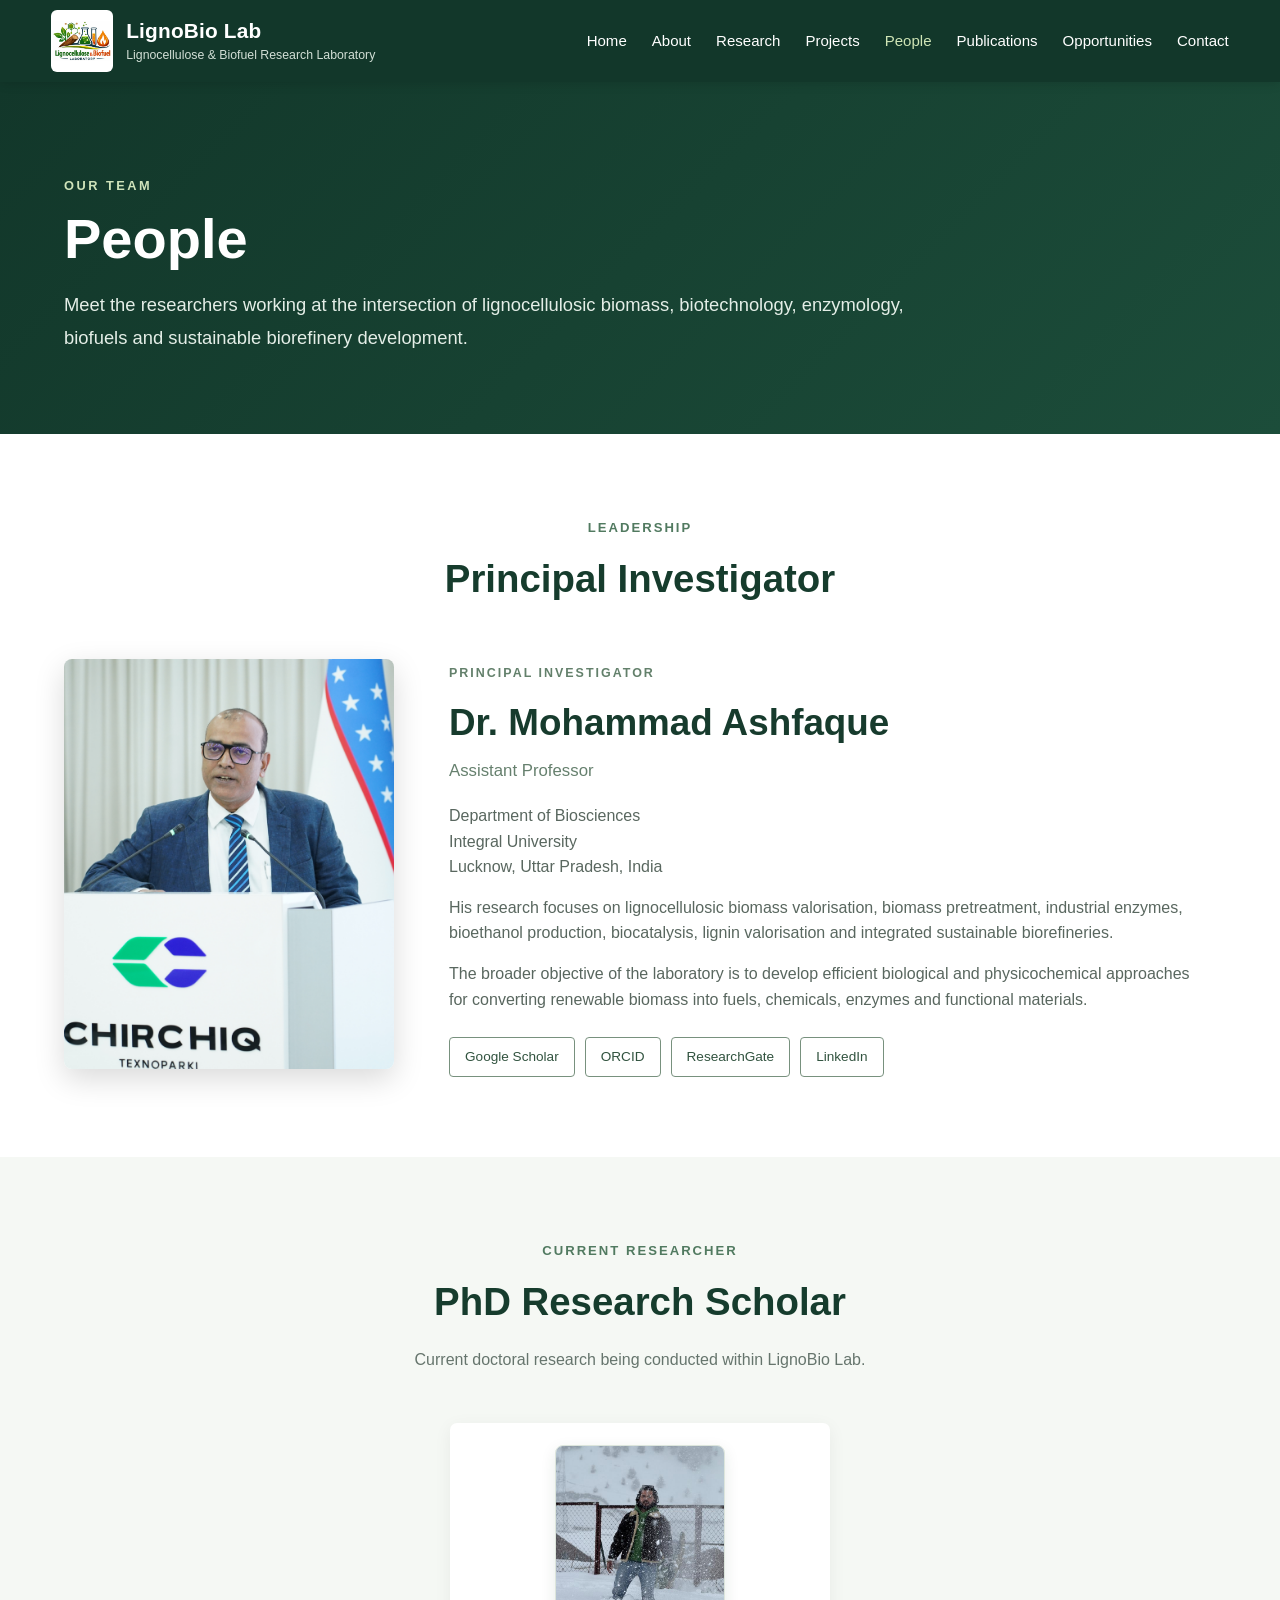
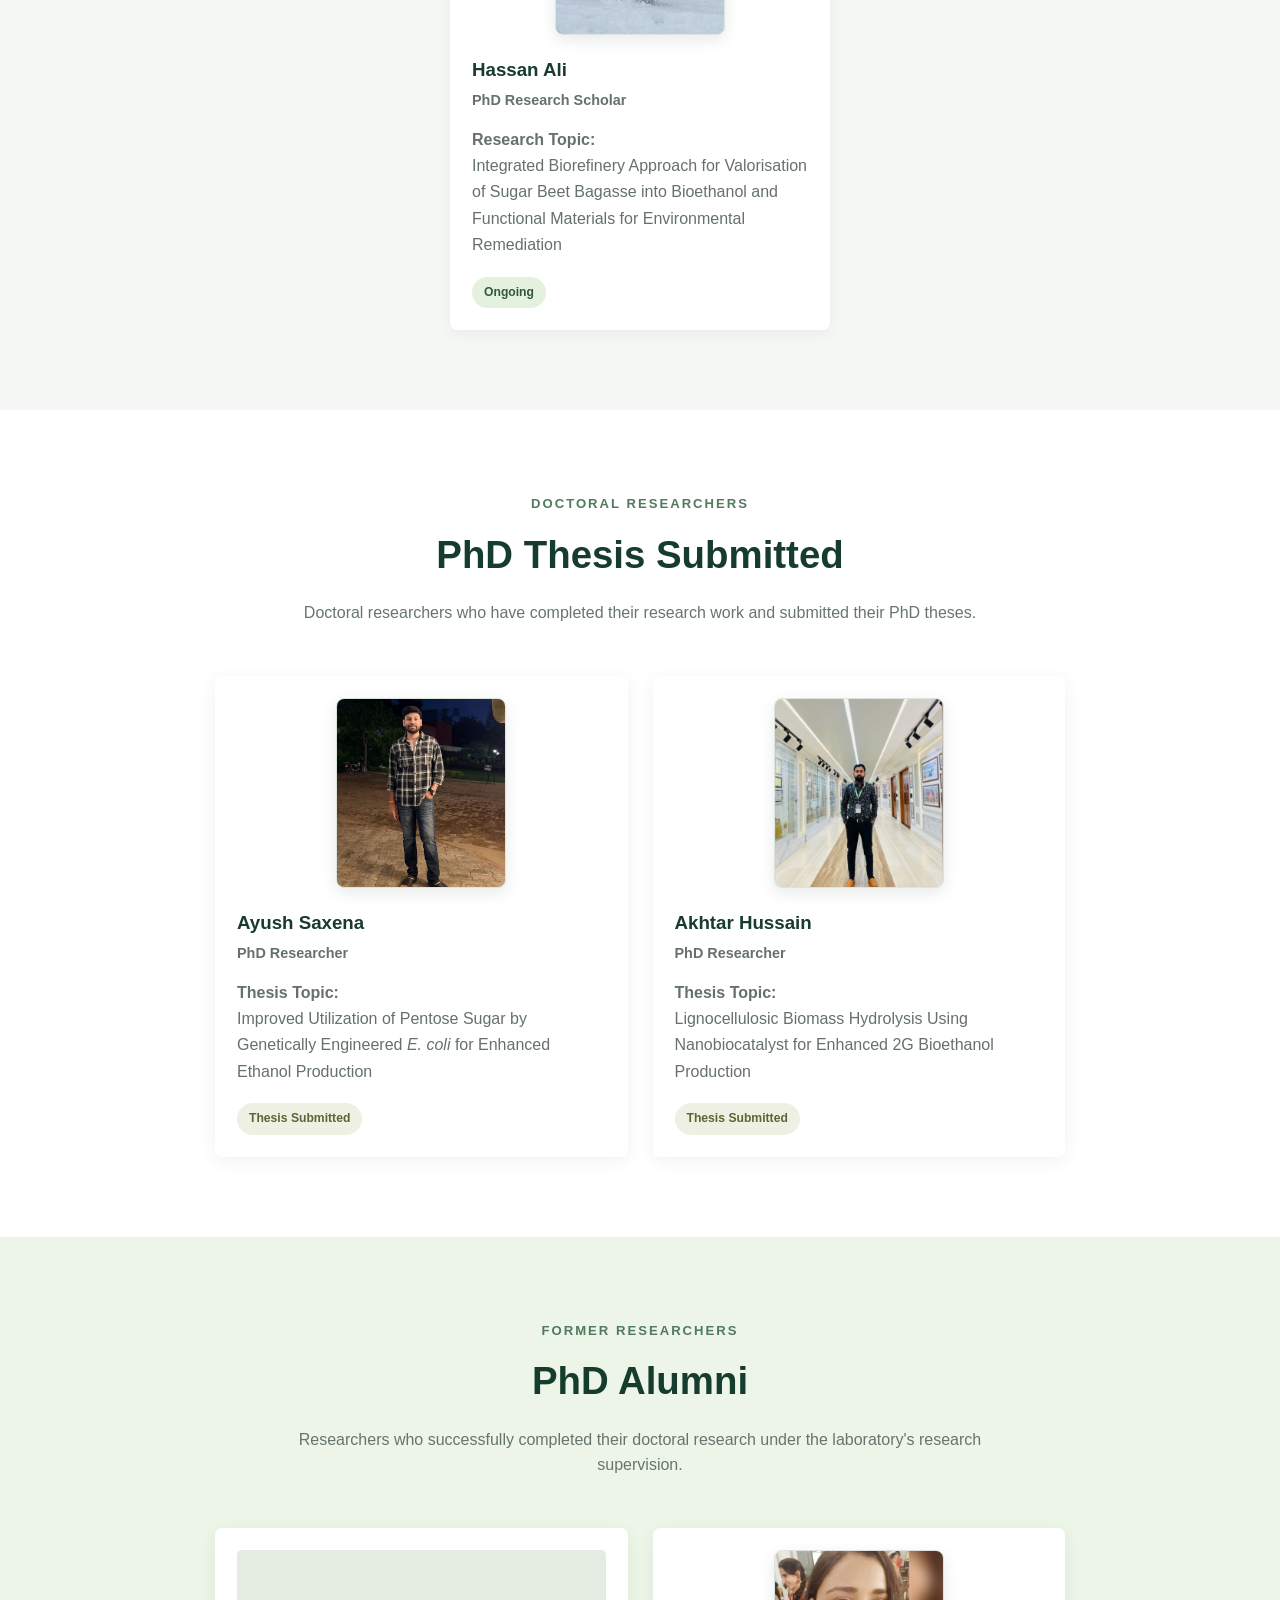
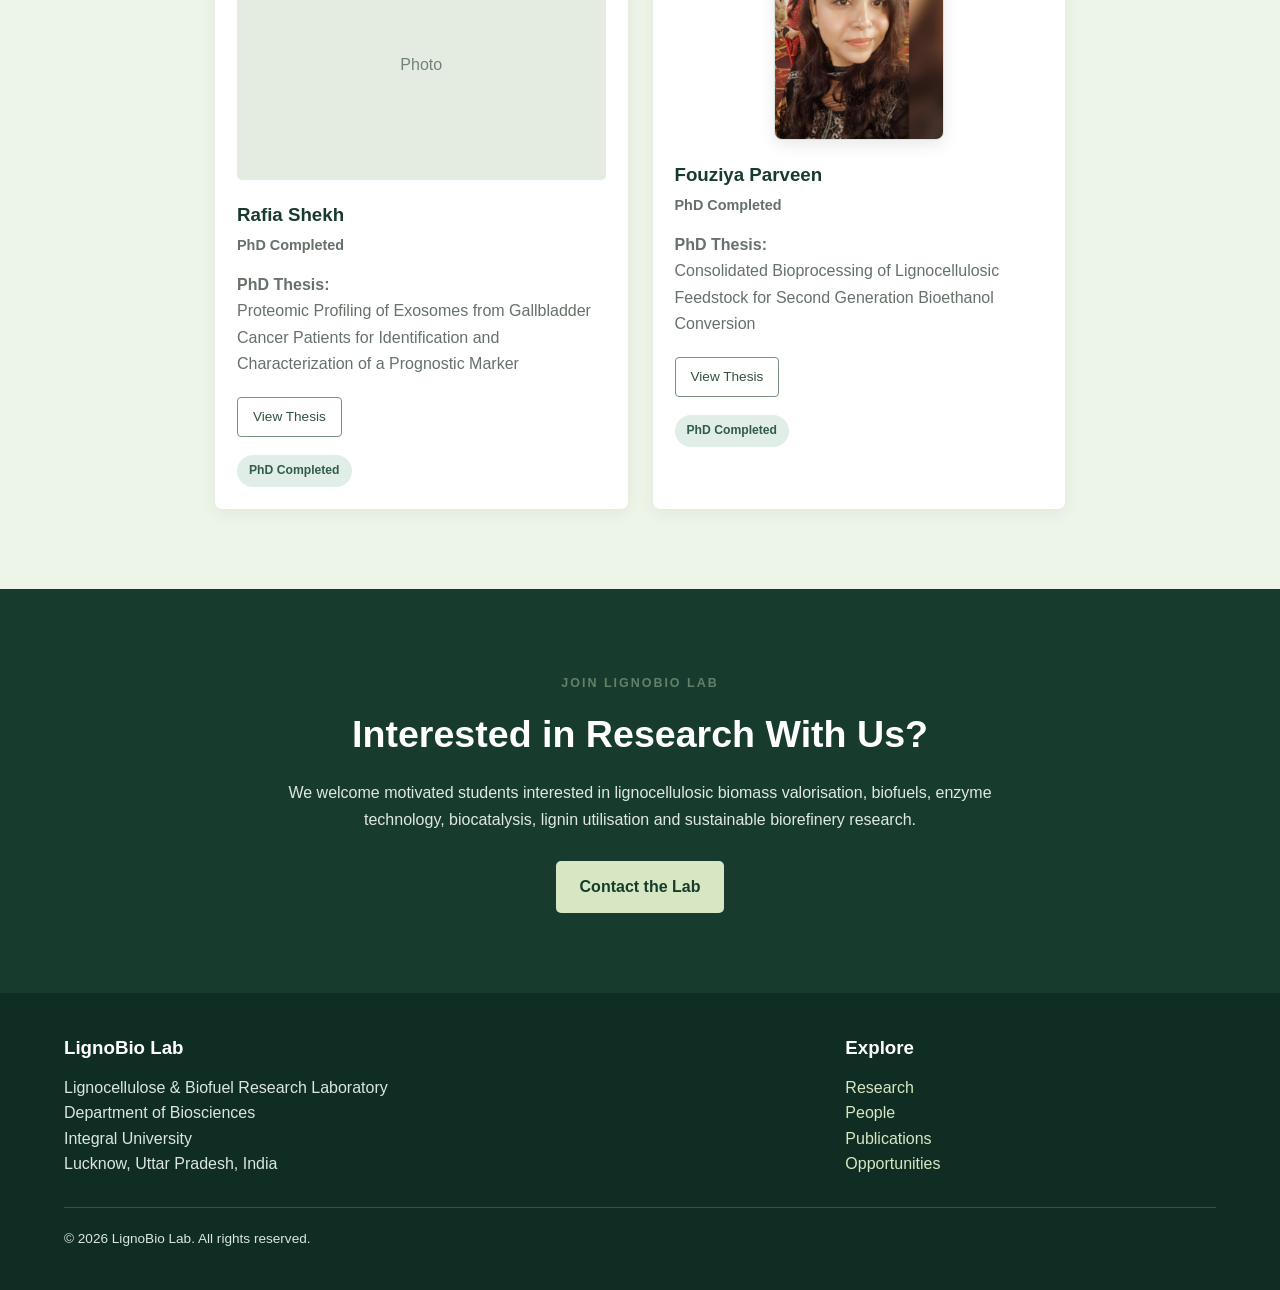
<file: people.html>
<!DOCTYPE html>
<html lang="en">

<head>

    <meta charset="UTF-8">

    <meta name="viewport"
          content="width=device-width, initial-scale=1.0">

    <meta name="description"
          content="Meet the researchers and students of LignoBio Lab, Lignocellulose & Biofuel Research Laboratory.">

    <title>
        People | LignoBio Lab
    </title>

    <link rel="stylesheet" href="style.css">

</head>


<body>


<!-- =====================================================
     HEADER
===================================================== -->

<header class="site-header">

    <nav class="navbar">

        <a href="index.html" class="lab-brand">

            <div class="logo-box">

                <img src="lignobio-logo.png"
                     alt="LignoBio Lab Logo"
                     class="lab-logo">

            </div>


            <div class="lab-name">

                <strong>
                    LignoBio Lab
                </strong>

                <span>
                    Lignocellulose & Biofuel Research Laboratory
                </span>

            </div>

        </a>

<button class="menu-toggle"
        aria-label="Open navigation menu"
        aria-expanded="false">
    ☰
</button>
       <ul class="nav-links">

    <li>
        <a href="index.html">
            Home
        </a>
    </li>

    <li>
        <a href="index.html#about">
            About
        </a>
    </li>

    <li>
        <a href="research.html">
            Research
        </a>
    </li>

    <li>
        <a href="projects.html">
            Projects
        </a>
    </li>

    <li>
        <a href="people.html" class="active-link">
            People
        </a>
    </li>

    <li>
        <a href="publications.html">
            Publications
        </a>
    </li>

    <li>
        <a href="opportunities.html">
            Opportunities
        </a>
    </li>

    <li>
        <a href="contact.html">
            Contact
        </a>
    </li>

</ul>

    </nav>

</header>



<!-- =====================================================
     PAGE HERO
===================================================== -->

<section class="page-hero">

    <div class="container">

        <span class="page-eyebrow">
            Our Team
        </span>

        <h1>
            People
        </h1>

        <p>
            Meet the researchers working at the intersection of
            lignocellulosic biomass, biotechnology, enzymology,
            biofuels and sustainable biorefinery development.
        </p>

    </div>

</section>



<!-- =====================================================
     PRINCIPAL INVESTIGATOR
===================================================== -->

<section class="section">

    <div class="container">

        <div class="section-title">

            <span>
                Leadership
            </span>

            <h2>
                Principal Investigator
            </h2>

        </div>


        <div class="people-pi">


            <!-- PI PHOTO -->

            <div class="people-photo">

                <img src="mohammad-ashfaque.JPG"
                     alt="Dr. Mohammad Ashfaque">

            </div>


            <!-- PI DETAILS -->

            <div class="people-info">

                <span class="research-label">
                    Principal Investigator
                </span>

                <h2>
                    Dr. Mohammad Ashfaque
                </h2>

                <h3>
                    Assistant Professor
                </h3>


                <p>

                    Department of Biosciences
                    <br>

                    Integral University
                    <br>

                    Lucknow, Uttar Pradesh, India

                </p>


                <p>

                    His research focuses on lignocellulosic biomass
                    valorisation, biomass pretreatment, industrial
                    enzymes, bioethanol production, biocatalysis,
                    lignin valorisation and integrated sustainable
                    biorefineries.

                </p>


                <p>

                    The broader objective of the laboratory is to
                    develop efficient biological and physicochemical
                    approaches for converting renewable biomass into
                    fuels, chemicals, enzymes and functional
                    materials.

                </p>


               <div class="profile-links">

    <a href="https://scholar.google.com/citations?user=6ZUxCywAAAAJ&hl=en"
       target="_blank"
       rel="noopener noreferrer"
       class="profile-button">
        Google Scholar
    </a>

    <a href="https://orcid.org/0000-0003-2720-2115"
       target="_blank"
       rel="noopener noreferrer"
       class="profile-button">
        ORCID
    </a>

    <a href="https://www.researchgate.net/profile/Mohammad-Ashfaque?ev=hdr_xprf"
       target="_blank"
       rel="noopener noreferrer"
       class="profile-button">
        ResearchGate
    </a>

    <a href="https://www.linkedin.com/in/mohammad-ashfaque-khan-70279617/"
       target="_blank"
       rel="noopener noreferrer"
       class="profile-button">
        LinkedIn
    </a>

</div>
            </div>

        </div>

    </div>

</section>



<!-- =====================================================
     CURRENT PHD RESEARCHER
===================================================== -->

<section class="section team-section">

    <div class="container">

        <div class="section-title">

            <span>
                Current Researcher
            </span>

            <h2>
                PhD Research Scholar
            </h2>

            <p>
                Current doctoral research being conducted within
                LignoBio Lab.
            </p>

        </div>


        <div class="team-grid single-team">


            <!-- HASSAN ALI -->

            <div class="team-card">

               <div class="team-photo">
    <img src="hassan-ali.jpg"
         alt="Hassan Ali">
</div>

                <h3>
                    Hassan Ali
                </h3>

                <p class="team-role">
                    PhD Research Scholar
                </p>

                <p class="research-topic">

                    <strong>
                        Research Topic:
                    </strong>

                    <br>

                    Integrated Biorefinery Approach for Valorisation
                    of Sugar Beet Bagasse into Bioethanol and
                    Functional Materials for Environmental Remediation

                </p>


                <span class="status-badge current-status">
                    Ongoing
                </span>

            </div>

        </div>

    </div>

</section>



<!-- =====================================================
     PHD THESIS SUBMITTED
===================================================== -->

<section class="section">

    <div class="container">

        <div class="section-title">

            <span>
                Doctoral Researchers
            </span>

            <h2>
                PhD Thesis Submitted
            </h2>

            <p>
                Doctoral researchers who have completed their
                research work and submitted their PhD theses.
            </p>

        </div>


        <div class="team-grid two-team">


            <!-- AYUSH SAXENA -->

            <div class="team-card">

                <div class="team-photo">
    <img src="ayush-saxena.jpg"
         alt="Ayush Saxena">
</div>

                <h3>
                    Ayush Saxena
                </h3>

                <p class="team-role">
                    PhD Researcher
                </p>


                <p class="research-topic">

                    <strong>
                        Thesis Topic:
                    </strong>

                    <br>

                    Improved Utilization of Pentose Sugar by
                    Genetically Engineered
                    <em>E. coli</em>
                    for Enhanced Ethanol Production

                </p>


                <span class="status-badge submitted-status">
                    Thesis Submitted
                </span>

            </div>



            <!-- AKHTAR HUSSAIN -->

            <div class="team-card">

                <div class="team-photo">
    <img src="akhtar-hussain.jpg"
         alt="Akhtar Hussain">
</div>

                <h3>
                    Akhtar Hussain
                </h3>

                <p class="team-role">
                    PhD Researcher
                </p>


                <p class="research-topic">

                    <strong>
                        Thesis Topic:
                    </strong>

                    <br>

                    Lignocellulosic Biomass Hydrolysis Using
                    Nanobiocatalyst for Enhanced 2G Bioethanol
                    Production

                </p>


                <span class="status-badge submitted-status">
                    Thesis Submitted
                </span>

            </div>


        </div>

    </div>

</section>



<!-- =====================================================
     PHD ALUMNI
===================================================== -->

<section class="section alumni-section">

    <div class="container">

        <div class="section-title">

            <span>
                Former Researchers
            </span>

            <h2>
                PhD Alumni
            </h2>

            <p>
                Researchers who successfully completed their
                doctoral research under the laboratory's
                research supervision.
            </p>

        </div>


        <div class="team-grid two-team">


            <!-- RAFIA SHEKH -->

            <div class="team-card alumni-card">

                <div class="team-placeholder">
                    Photo
                </div>

                <h3>
                    Rafia Shekh
                </h3>

                <p class="team-role">
                    PhD Completed
                </p>


                <p class="research-topic">

                    <strong>
                        PhD Thesis:
                    </strong>

                    <br>

                    Proteomic Profiling of Exosomes from
                    Gallbladder Cancer Patients for Identification
                    and Characterization of a Prognostic Marker

                </p>


                <div class="scholar-actions">

                    <a href="https://shodhganga.inflibnet.ac.in/handle/10603/598540"
                       target="_blank"
                       rel="noopener noreferrer"
                       class="profile-button">

                        View Thesis

                    </a>

                </div>


                <span class="status-badge completed-status">
                    PhD Completed
                </span>

            </div>



            <!-- FOUZIYA PARVEEN -->

            <div class="team-card alumni-card">

                <div class="team-photo">
    <img src="fouziya-parveen.jpg"
         alt="Fouziya Parveen">
</div>

                <h3>
                    Fouziya Parveen
                </h3>

                <p class="team-role">
                    PhD Completed
                </p>


                <p class="research-topic">

                    <strong>
                        PhD Thesis:
                    </strong>

                    <br>

                    Consolidated Bioprocessing of Lignocellulosic
                    Feedstock for Second Generation Bioethanol
                    Conversion

                </p>


                <div class="scholar-actions">

                    <a href="https://shodhganga.inflibnet.ac.in/handle/10603/711005"
                       target="_blank"
                       rel="noopener noreferrer"
                       class="profile-button">

                        View Thesis

                    </a>

                </div>


                <span class="status-badge completed-status">
                    PhD Completed
                </span>

            </div>


        </div>

    </div>

</section>



<!-- =====================================================
     JOIN THE LAB
===================================================== -->

<section class="research-cta">

    <div class="container">

        <span class="research-label">
            Join LignoBio Lab
        </span>

        <h2>
            Interested in Research With Us?
        </h2>

        <p>

            We welcome motivated students interested in
            lignocellulosic biomass valorisation, biofuels,
            enzyme technology, biocatalysis, lignin utilisation
            and sustainable biorefinery research.

        </p>


        <a href="index.html#contact"
           class="btn btn-primary">

            Contact the Lab

        </a>

    </div>

</section>



<!-- =====================================================
     FOOTER
===================================================== -->

<footer>

    <div class="container">


        <div class="footer-grid">


            <div>

                <h3>
                    LignoBio Lab
                </h3>

                <p>

                    Lignocellulose & Biofuel Research Laboratory

                    <br>

                    Department of Biosciences

                    <br>

                    Integral University

                    <br>

                    Lucknow, Uttar Pradesh, India

                </p>

            </div>


            <div>

                <h3>
                    Explore
                </h3>

                <p>

                    <a href="research.html">
                        Research
                    </a>

                    <br>

                    <a href="people.html">
                        People
                    </a>

                    <br>

                    <a href="index.html#publications">
                        Publications
                    </a>

                    <br>

                    <a href="index.html#opportunities">
                        Opportunities
                    </a>

                </p>

            </div>


        </div>


        <div class="copyright">

            © 2026 LignoBio Lab.
            All rights reserved.

        </div>


    </div>

</footer>

<script src="script.js"></script>
</body>

</html>
</file>
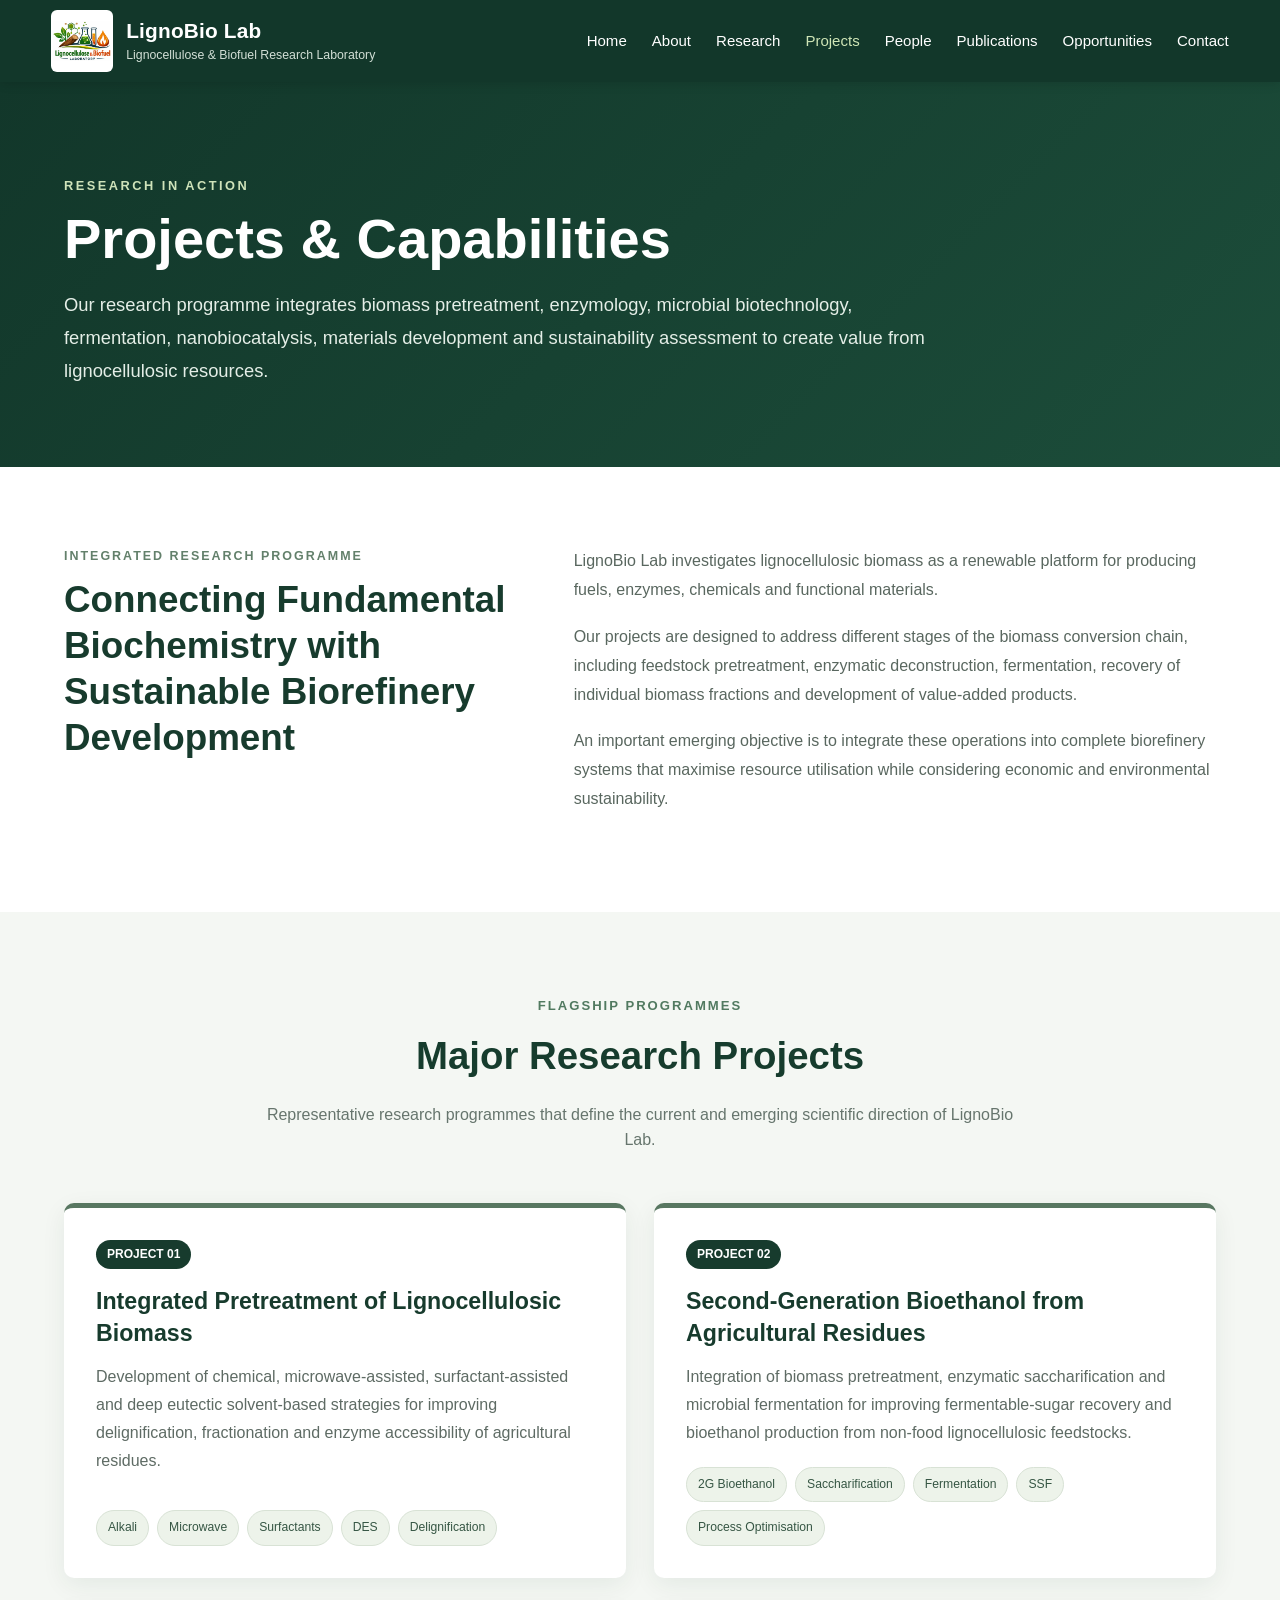
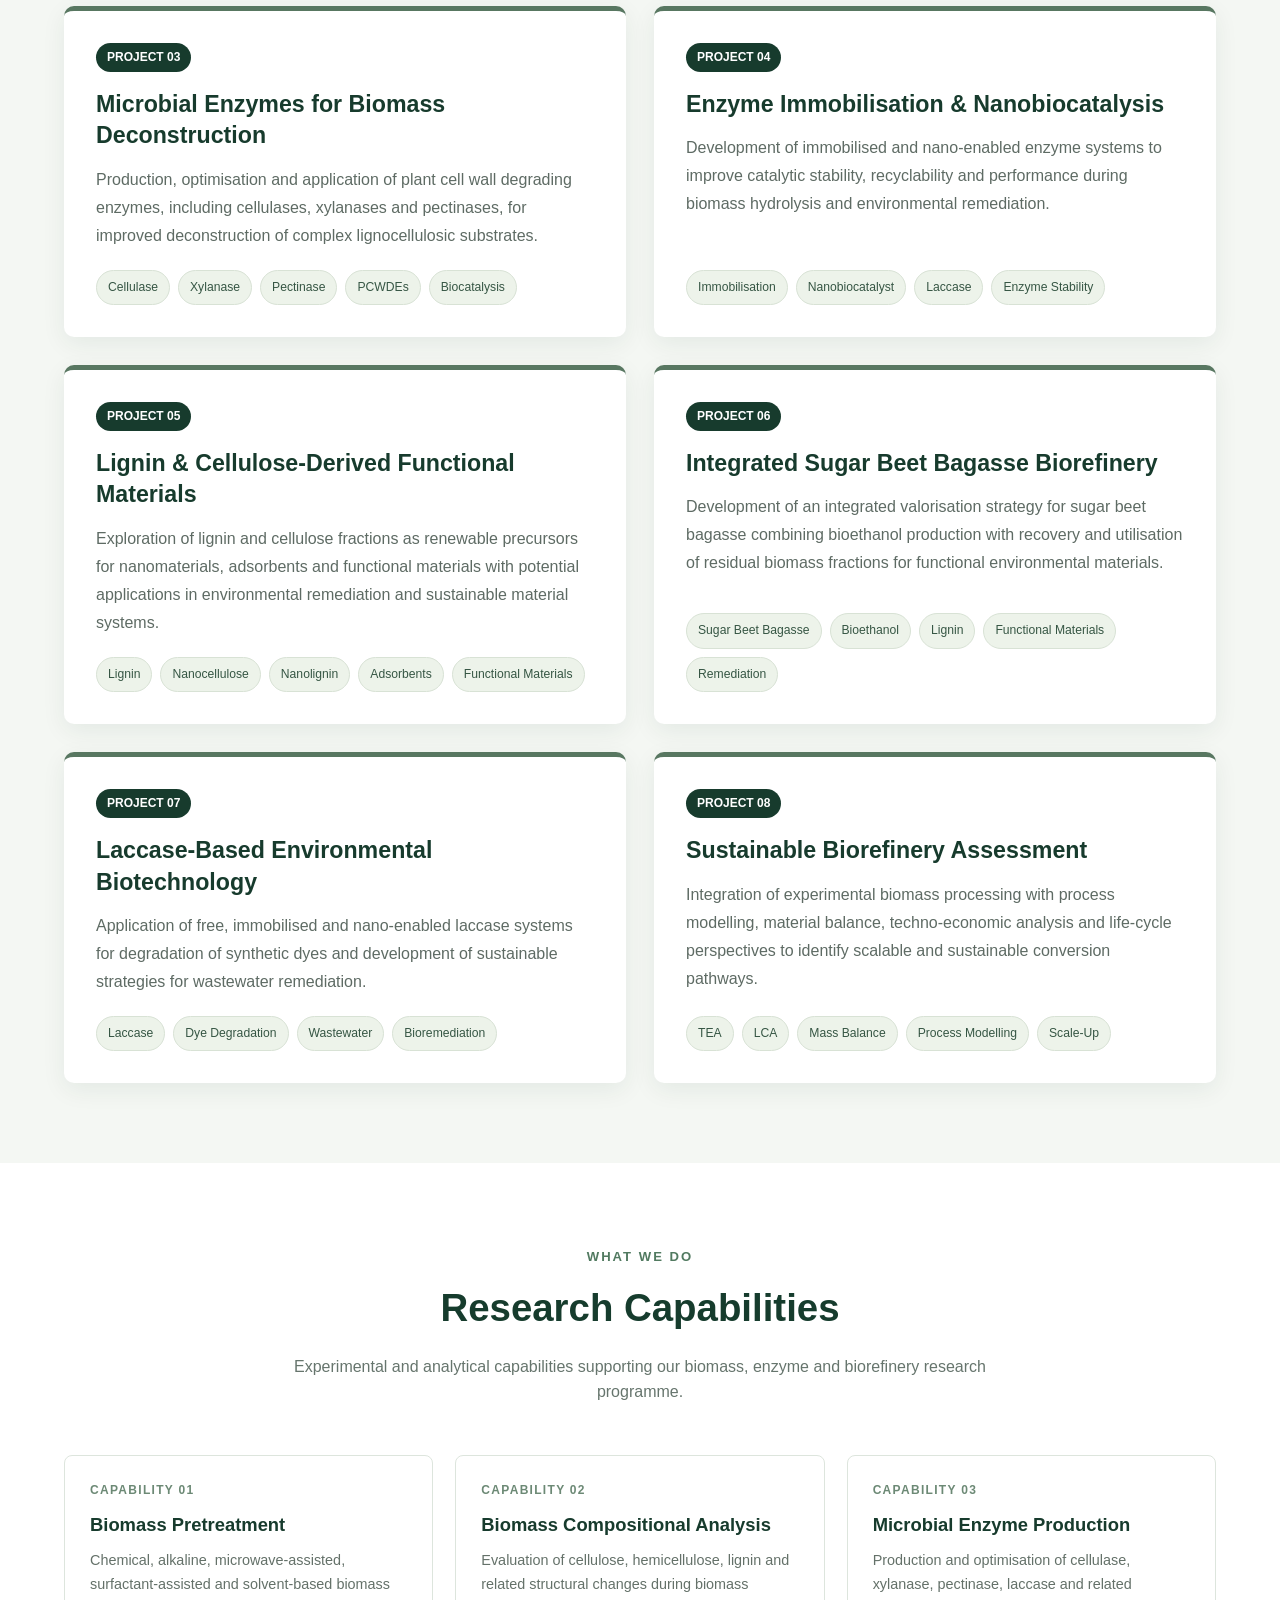
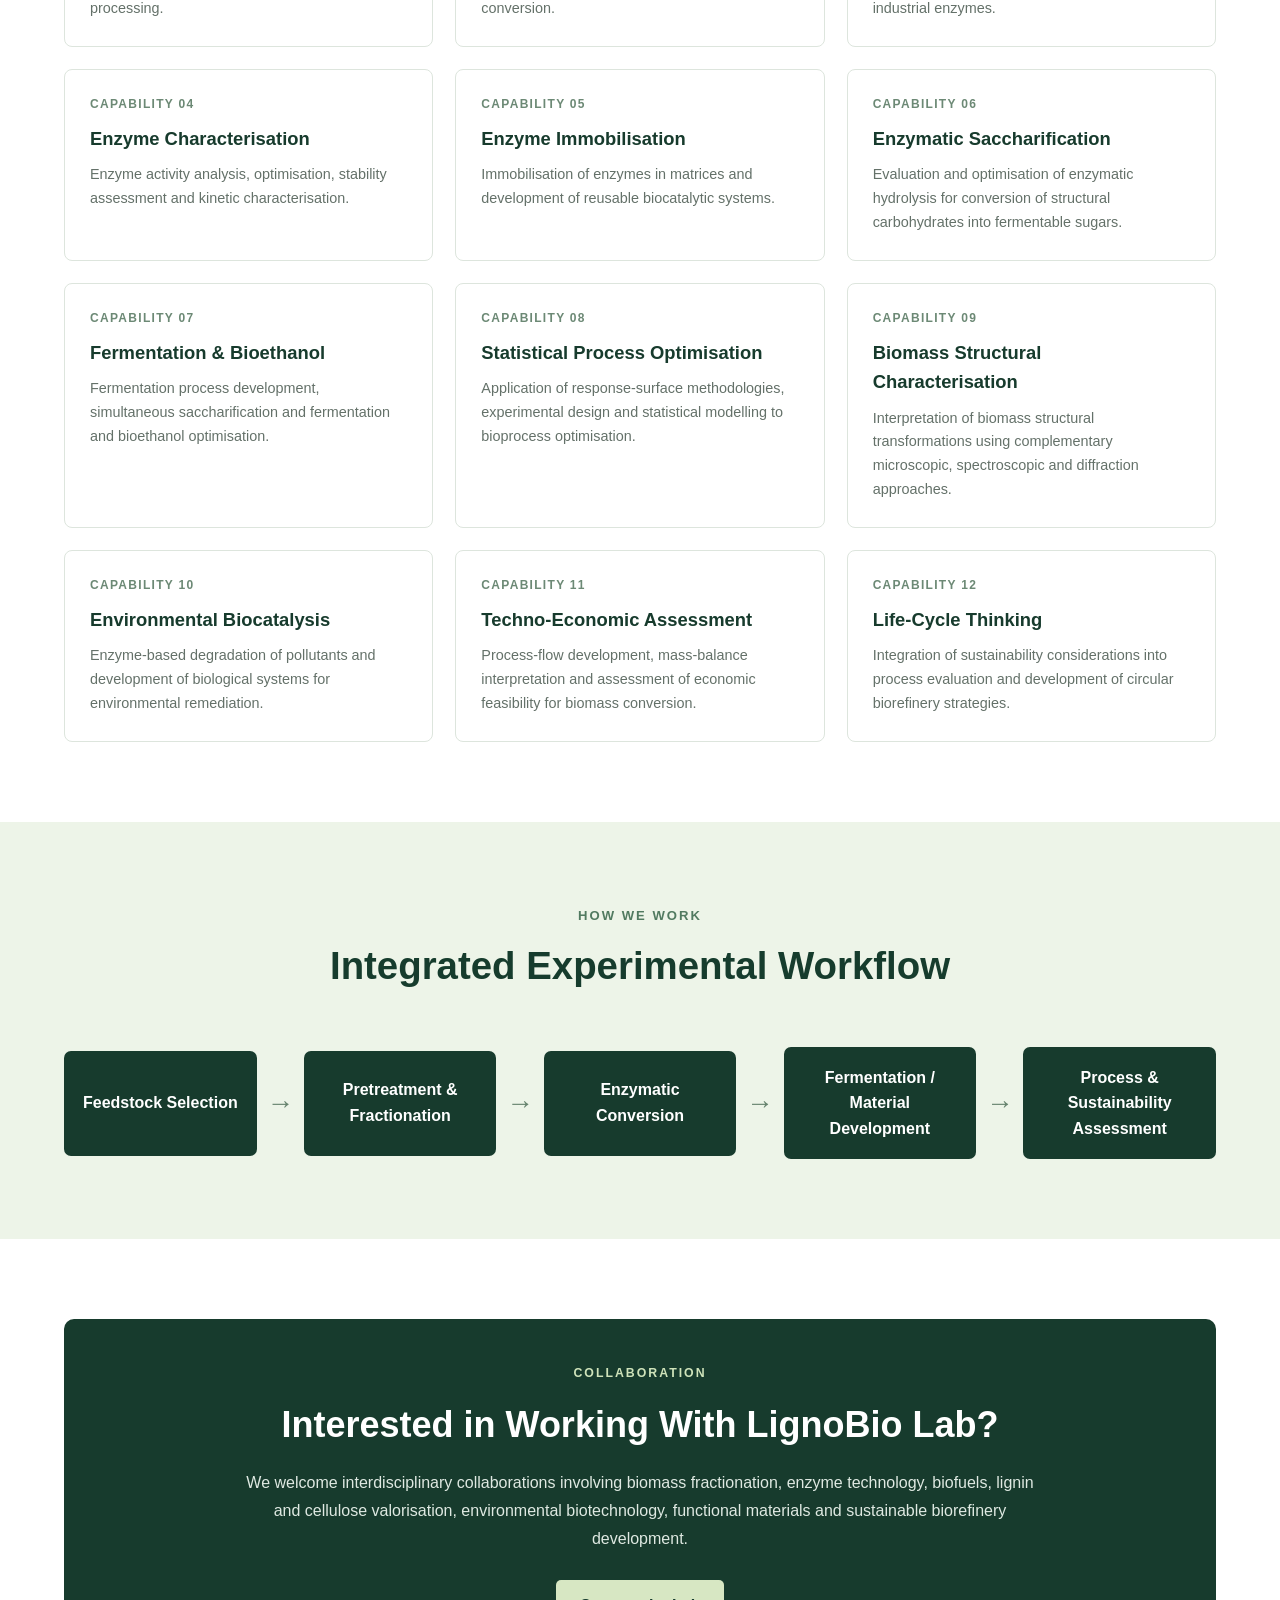
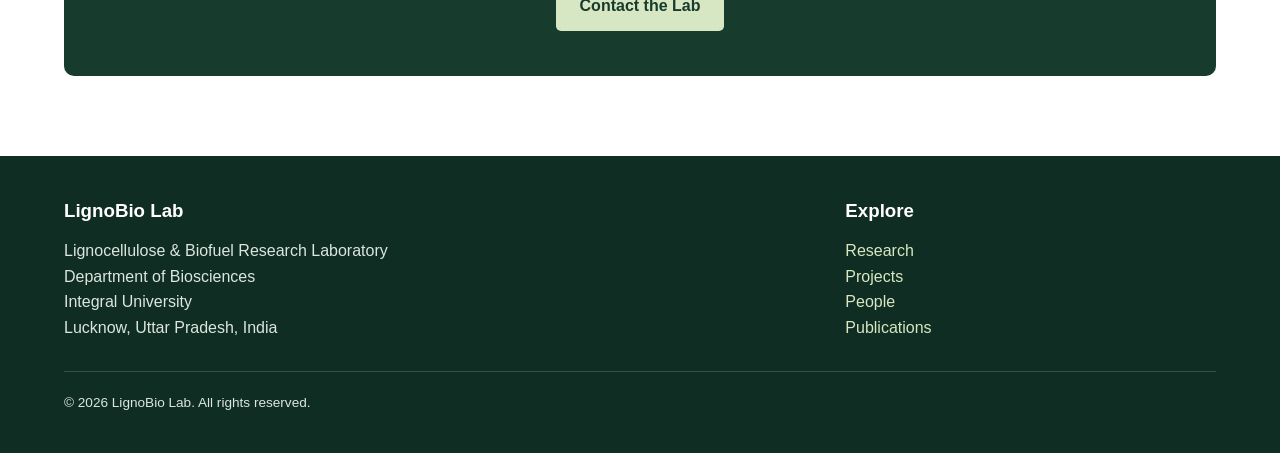
<file: projects.html>
<!DOCTYPE html>
<html lang="en">

<head>

    <meta charset="UTF-8">

    <meta name="viewport"
          content="width=device-width, initial-scale=1.0">

    <meta name="description"
          content="Research projects and scientific capabilities of LignoBio Lab, including lignocellulosic biomass pretreatment, bioethanol, enzyme technology, nanobiocatalysis, lignin valorisation and integrated biorefineries.">

    <meta name="keywords"
          content="LignoBio Lab, lignocellulosic biomass, bioethanol, biomass pretreatment, enzyme technology, lignin valorisation, nanobiocatalysis, sustainable biorefinery">

    <title>
        Projects & Capabilities | LignoBio Lab
    </title>

    <link rel="stylesheet" href="style.css">


    <style>

        /* =====================================================
           HERO
        ====================================================== */

        .project-hero {
            background:
                linear-gradient(
                    135deg,
                    #12372a 0%,
                    #1c4d3a 100%
                );

            color: white;

            padding: 90px 0 80px;
        }

        .project-hero span {
            display: inline-block;

            color: #cfe3ba;

            text-transform: uppercase;

            letter-spacing: 2.5px;

            font-size: 0.8rem;
            font-weight: 700;

            margin-bottom: 12px;
        }

        .project-hero h1 {
            font-size: 3.5rem;

            line-height: 1.1;

            margin-bottom: 18px;
        }

        .project-hero p {
            max-width: 880px;

            color: #e4eee7;

            font-size: 1.15rem;

            line-height: 1.8;
        }


        /* =====================================================
           INTRO
        ====================================================== */

        .project-intro {
            display: grid;

            grid-template-columns: 0.9fr 1.3fr;

            gap: 65px;

            align-items: start;
        }

        .project-intro-heading span {
            display: block;

            color: #63806b;

            text-transform: uppercase;

            letter-spacing: 2px;

            font-size: 0.78rem;
            font-weight: 700;

            margin-bottom: 10px;
        }

        .project-intro-heading h2 {
            color: #173b2d;

            font-size: 2.3rem;

            line-height: 1.25;
        }

        .project-intro-text p {
            color: #59675f;

            line-height: 1.8;

            margin-bottom: 18px;
        }


        /* =====================================================
           FLAGSHIP PROJECTS
        ====================================================== */

        .projects-section {
            background: #f4f7f3;
        }

        .projects-grid {
            display: grid;

            grid-template-columns:
                repeat(2, minmax(0, 1fr));

            gap: 28px;
        }

        .project-card {
            background: white;

            padding: 32px;

            border-radius: 10px;

            border-top: 5px solid #587761;

            box-shadow:
                0 7px 24px
                rgba(20, 55, 42, 0.07);

            display: flex;

            flex-direction: column;
        }

        .project-card:hover {
            transform: translateY(-4px);

            box-shadow:
                0 13px 30px
                rgba(20, 55, 42, 0.11);
        }

        .project-number {
            display: inline-block;

            align-self: flex-start;

            background: #173b2d;

            color: white;

            padding: 5px 11px;

            border-radius: 20px;

            font-size: 0.75rem;
            font-weight: 700;

            margin-bottom: 17px;
        }

        .project-card h3 {
            color: #173b2d;

            font-size: 1.45rem;

            line-height: 1.35;

            margin-bottom: 14px;
        }

        .project-card p {
            color: #5e6b64;

            line-height: 1.75;

            margin-bottom: 20px;
        }

        .project-tags {
            display: flex;

            flex-wrap: wrap;

            gap: 8px;

            margin-top: auto;
        }

        .project-tags span {
            background: #edf3ea;

            color: #365644;

            border: 1px solid #d8e2d5;

            border-radius: 20px;

            padding: 7px 11px;

            font-size: 0.76rem;
        }


        /* =====================================================
           CAPABILITIES
        ====================================================== */

        .capabilities-grid {
            display: grid;

            grid-template-columns: repeat(3, 1fr);

            gap: 22px;
        }

        .capability-card {
            background: #ffffff;

            border: 1px solid #dde5dd;

            padding: 25px;

            border-radius: 8px;

            min-height: 180px;
        }

        .capability-card span {
            display: block;

            color: #6c8975;

            font-size: 0.75rem;

            font-weight: 700;

            letter-spacing: 1.3px;

            text-transform: uppercase;

            margin-bottom: 10px;
        }

        .capability-card h3 {
            color: #173b2d;

            font-size: 1.15rem;

            margin-bottom: 10px;
        }

        .capability-card p {
            color: #647169;

            font-size: 0.9rem;

            line-height: 1.65;
        }


        /* =====================================================
           WORKFLOW
        ====================================================== */

        .workflow-section {
            background: #edf4e8;
        }

        .workflow {
            display: grid;

            grid-template-columns:
                1fr auto
                1fr auto
                1fr auto
                1fr auto
                1fr;

            gap: 10px;

            align-items: center;

            margin-top: 40px;
        }

        .workflow-box {
            background: #173b2d;

            color: white;

            padding: 18px;

            min-height: 105px;

            border-radius: 7px;

            display: flex;

            align-items: center;

            justify-content: center;

            text-align: center;

            font-weight: 650;
        }

        .workflow-arrow {
            color: #66836e;

            font-size: 1.7rem;

            font-weight: 700;
        }


        /* =====================================================
           COLLABORATION
        ====================================================== */

        .collaboration-box {
            background: #173b2d;

            color: white;

            border-radius: 10px;

            padding: 45px;

            text-align: center;
        }

        .collaboration-box span {
            display: block;

            color: #cfe3ba;

            text-transform: uppercase;

            letter-spacing: 2px;

            font-size: 0.77rem;

            font-weight: 700;

            margin-bottom: 12px;
        }

        .collaboration-box h2 {
            font-size: 2.25rem;

            margin-bottom: 15px;
        }

        .collaboration-box p {
            max-width: 800px;

            margin: 0 auto 27px;

            color: #dfe9e2;

            line-height: 1.75;
        }


        /* =====================================================
           RESPONSIVE
        ====================================================== */

        @media (max-width: 900px) {

            .project-intro {
                grid-template-columns: 1fr;

                gap: 30px;
            }

            .projects-grid {
                grid-template-columns: 1fr;
            }

            .capabilities-grid {
                grid-template-columns: 1fr 1fr;
            }

            .workflow {
                grid-template-columns: 1fr;
            }

            .workflow-arrow {
                text-align: center;

                transform: rotate(90deg);
            }

        }


        @media (max-width: 600px) {

            .project-hero {
                padding: 60px 0 55px;
            }

            .project-hero h1 {
                font-size: 2.55rem;
            }

            .capabilities-grid {
                grid-template-columns: 1fr;
            }

            .project-card {
                padding: 25px;
            }

            .collaboration-box {
                padding: 30px 22px;
            }

        }

    </style>

</head>

<script src="script.js"></script>
<body>


<!-- =====================================================
     HEADER
===================================================== -->

<header class="site-header">

    <nav class="navbar">

        <a href="index.html"
           class="lab-brand">

            <div class="logo-box">

                <img src="lignobio-logo.png"
                     alt="LignoBio Lab Logo"
                     class="lab-logo">

            </div>


            <div class="lab-name">

                <strong>
                    LignoBio Lab
                </strong>

                <span>
                    Lignocellulose & Biofuel Research Laboratory
                </span>

            </div>

        </a>

<button class="menu-toggle"
        aria-label="Open navigation menu"
        aria-expanded="false">
    ☰
</button>
        <ul class="nav-links">

    <li>
        <a href="index.html">
            Home
        </a>
    </li>

    <li>
        <a href="index.html#about">
            About
        </a>
    </li>

    <li>
        <a href="research.html">
            Research
        </a>
    </li>

    <li>
        <a href="projects.html" class="active-link">
            Projects
        </a>
    </li>

    <li>
        <a href="people.html">
            People
        </a>
    </li>

    <li>
        <a href="publications.html">
            Publications
        </a>
    </li>

    <li>
        <a href="opportunities.html">
            Opportunities
        </a>
    </li>

    <li>
        <a href="contact.html">
            Contact
        </a>
    </li>

</ul>

    </nav>

</header>



<!-- =====================================================
     HERO
===================================================== -->

<section class="project-hero">

    <div class="container">

        <span>
            Research in Action
        </span>

        <h1>
            Projects & Capabilities
        </h1>

        <p>
            Our research programme integrates biomass
            pretreatment, enzymology, microbial biotechnology,
            fermentation, nanobiocatalysis, materials development
            and sustainability assessment to create value from
            lignocellulosic resources.
        </p>

    </div>

</section>



<!-- =====================================================
     INTRODUCTION
===================================================== -->

<section class="section">

    <div class="container">

        <div class="project-intro">


            <div class="project-intro-heading">

                <span>
                    Integrated Research Programme
                </span>

                <h2>
                    Connecting Fundamental Biochemistry
                    with Sustainable Biorefinery Development
                </h2>

            </div>


            <div class="project-intro-text">

                <p>
                    LignoBio Lab investigates lignocellulosic
                    biomass as a renewable platform for producing
                    fuels, enzymes, chemicals and functional
                    materials.
                </p>

                <p>
                    Our projects are designed to address different
                    stages of the biomass conversion chain,
                    including feedstock pretreatment, enzymatic
                    deconstruction, fermentation, recovery of
                    individual biomass fractions and development
                    of value-added products.
                </p>

                <p>
                    An important emerging objective is to integrate
                    these operations into complete biorefinery
                    systems that maximise resource utilisation
                    while considering economic and environmental
                    sustainability.
                </p>

            </div>

        </div>

    </div>

</section>



<!-- =====================================================
     FLAGSHIP PROJECTS
===================================================== -->

<section class="section projects-section">

    <div class="container">

        <div class="section-title">

            <span>
                Flagship Programmes
            </span>

            <h2>
                Major Research Projects
            </h2>

            <p>
                Representative research programmes that define
                the current and emerging scientific direction
                of LignoBio Lab.
            </p>

        </div>


        <div class="projects-grid">


            <!-- PROJECT 1 -->

            <article class="project-card">

                <span class="project-number">
                    PROJECT 01
                </span>

                <h3>
                    Integrated Pretreatment of
                    Lignocellulosic Biomass
                </h3>

                <p>
                    Development of chemical, microwave-assisted,
                    surfactant-assisted and deep eutectic
                    solvent-based strategies for improving
                    delignification, fractionation and enzyme
                    accessibility of agricultural residues.
                </p>

                <div class="project-tags">

                    <span>Alkali</span>
                    <span>Microwave</span>
                    <span>Surfactants</span>
                    <span>DES</span>
                    <span>Delignification</span>

                </div>

            </article>



            <!-- PROJECT 2 -->

            <article class="project-card">

                <span class="project-number">
                    PROJECT 02
                </span>

                <h3>
                    Second-Generation Bioethanol
                    from Agricultural Residues
                </h3>

                <p>
                    Integration of biomass pretreatment,
                    enzymatic saccharification and microbial
                    fermentation for improving fermentable-sugar
                    recovery and bioethanol production from
                    non-food lignocellulosic feedstocks.
                </p>

                <div class="project-tags">

                    <span>2G Bioethanol</span>
                    <span>Saccharification</span>
                    <span>Fermentation</span>
                    <span>SSF</span>
                    <span>Process Optimisation</span>

                </div>

            </article>



            <!-- PROJECT 3 -->

            <article class="project-card">

                <span class="project-number">
                    PROJECT 03
                </span>

                <h3>
                    Microbial Enzymes for
                    Biomass Deconstruction
                </h3>

                <p>
                    Production, optimisation and application
                    of plant cell wall degrading enzymes,
                    including cellulases, xylanases and
                    pectinases, for improved deconstruction
                    of complex lignocellulosic substrates.
                </p>

                <div class="project-tags">

                    <span>Cellulase</span>
                    <span>Xylanase</span>
                    <span>Pectinase</span>
                    <span>PCWDEs</span>
                    <span>Biocatalysis</span>

                </div>

            </article>



            <!-- PROJECT 4 -->

            <article class="project-card">

                <span class="project-number">
                    PROJECT 04
                </span>

                <h3>
                    Enzyme Immobilisation &
                    Nanobiocatalysis
                </h3>

                <p>
                    Development of immobilised and nano-enabled
                    enzyme systems to improve catalytic stability,
                    recyclability and performance during biomass
                    hydrolysis and environmental remediation.
                </p>

                <div class="project-tags">

                    <span>Immobilisation</span>
                    <span>Nanobiocatalyst</span>
                    <span>Laccase</span>
                    <span>Enzyme Stability</span>

                </div>

            </article>



            <!-- PROJECT 5 -->

            <article class="project-card">

                <span class="project-number">
                    PROJECT 05
                </span>

                <h3>
                    Lignin & Cellulose-Derived
                    Functional Materials
                </h3>

                <p>
                    Exploration of lignin and cellulose fractions
                    as renewable precursors for nanomaterials,
                    adsorbents and functional materials with
                    potential applications in environmental
                    remediation and sustainable material systems.
                </p>

                <div class="project-tags">

                    <span>Lignin</span>
                    <span>Nanocellulose</span>
                    <span>Nanolignin</span>
                    <span>Adsorbents</span>
                    <span>Functional Materials</span>

                </div>

            </article>



            <!-- PROJECT 6 -->

            <article class="project-card">

                <span class="project-number">
                    PROJECT 06
                </span>

                <h3>
                    Integrated Sugar Beet Bagasse
                    Biorefinery
                </h3>

                <p>
                    Development of an integrated valorisation
                    strategy for sugar beet bagasse combining
                    bioethanol production with recovery and
                    utilisation of residual biomass fractions
                    for functional environmental materials.
                </p>

                <div class="project-tags">

                    <span>Sugar Beet Bagasse</span>
                    <span>Bioethanol</span>
                    <span>Lignin</span>
                    <span>Functional Materials</span>
                    <span>Remediation</span>

                </div>

            </article>



            <!-- PROJECT 7 -->

            <article class="project-card">

                <span class="project-number">
                    PROJECT 07
                </span>

                <h3>
                    Laccase-Based Environmental
                    Biotechnology
                </h3>

                <p>
                    Application of free, immobilised and
                    nano-enabled laccase systems for degradation
                    of synthetic dyes and development of
                    sustainable strategies for wastewater
                    remediation.
                </p>

                <div class="project-tags">

                    <span>Laccase</span>
                    <span>Dye Degradation</span>
                    <span>Wastewater</span>
                    <span>Bioremediation</span>

                </div>

            </article>



            <!-- PROJECT 8 -->

            <article class="project-card">

                <span class="project-number">
                    PROJECT 08
                </span>

                <h3>
                    Sustainable Biorefinery Assessment
                </h3>

                <p>
                    Integration of experimental biomass processing
                    with process modelling, material balance,
                    techno-economic analysis and life-cycle
                    perspectives to identify scalable and
                    sustainable conversion pathways.
                </p>

                <div class="project-tags">

                    <span>TEA</span>
                    <span>LCA</span>
                    <span>Mass Balance</span>
                    <span>Process Modelling</span>
                    <span>Scale-Up</span>

                </div>

            </article>


        </div>

    </div>

</section>



<!-- =====================================================
     CAPABILITIES
===================================================== -->

<section class="section">

    <div class="container">

        <div class="section-title">

            <span>
                What We Do
            </span>

            <h2>
                Research Capabilities
            </h2>

            <p>
                Experimental and analytical capabilities
                supporting our biomass, enzyme and
                biorefinery research programme.
            </p>

        </div>


        <div class="capabilities-grid">


            <div class="capability-card">

                <span>
                    Capability 01
                </span>

                <h3>
                    Biomass Pretreatment
                </h3>

                <p>
                    Chemical, alkaline, microwave-assisted,
                    surfactant-assisted and solvent-based
                    biomass processing.
                </p>

            </div>


            <div class="capability-card">

                <span>
                    Capability 02
                </span>

                <h3>
                    Biomass Compositional Analysis
                </h3>

                <p>
                    Evaluation of cellulose, hemicellulose,
                    lignin and related structural changes
                    during biomass conversion.
                </p>

            </div>


            <div class="capability-card">

                <span>
                    Capability 03
                </span>

                <h3>
                    Microbial Enzyme Production
                </h3>

                <p>
                    Production and optimisation of cellulase,
                    xylanase, pectinase, laccase and related
                    industrial enzymes.
                </p>

            </div>


            <div class="capability-card">

                <span>
                    Capability 04
                </span>

                <h3>
                    Enzyme Characterisation
                </h3>

                <p>
                    Enzyme activity analysis, optimisation,
                    stability assessment and kinetic
                    characterisation.
                </p>

            </div>


            <div class="capability-card">

                <span>
                    Capability 05
                </span>

                <h3>
                    Enzyme Immobilisation
                </h3>

                <p>
                    Immobilisation of enzymes in matrices
                    and development of reusable
                    biocatalytic systems.
                </p>

            </div>


            <div class="capability-card">

                <span>
                    Capability 06
                </span>

                <h3>
                    Enzymatic Saccharification
                </h3>

                <p>
                    Evaluation and optimisation of enzymatic
                    hydrolysis for conversion of structural
                    carbohydrates into fermentable sugars.
                </p>

            </div>


            <div class="capability-card">

                <span>
                    Capability 07
                </span>

                <h3>
                    Fermentation & Bioethanol
                </h3>

                <p>
                    Fermentation process development,
                    simultaneous saccharification and
                    fermentation and bioethanol optimisation.
                </p>

            </div>


            <div class="capability-card">

                <span>
                    Capability 08
                </span>

                <h3>
                    Statistical Process Optimisation
                </h3>

                <p>
                    Application of response-surface
                    methodologies, experimental design and
                    statistical modelling to bioprocess optimisation.
                </p>

            </div>


            <div class="capability-card">

                <span>
                    Capability 09
                </span>

                <h3>
                    Biomass Structural Characterisation
                </h3>

                <p>
                    Interpretation of biomass structural
                    transformations using complementary
                    microscopic, spectroscopic and
                    diffraction approaches.
                </p>

            </div>


            <div class="capability-card">

                <span>
                    Capability 10
                </span>

                <h3>
                    Environmental Biocatalysis
                </h3>

                <p>
                    Enzyme-based degradation of pollutants
                    and development of biological systems
                    for environmental remediation.
                </p>

            </div>


            <div class="capability-card">

                <span>
                    Capability 11
                </span>

                <h3>
                    Techno-Economic Assessment
                </h3>

                <p>
                    Process-flow development, mass-balance
                    interpretation and assessment of
                    economic feasibility for biomass conversion.
                </p>

            </div>


            <div class="capability-card">

                <span>
                    Capability 12
                </span>

                <h3>
                    Life-Cycle Thinking
                </h3>

                <p>
                    Integration of sustainability considerations
                    into process evaluation and development
                    of circular biorefinery strategies.
                </p>

            </div>


        </div>

    </div>

</section>



<!-- =====================================================
     WORKFLOW
===================================================== -->

<section class="section workflow-section">

    <div class="container">

        <div class="section-title">

            <span>
                How We Work
            </span>

            <h2>
                Integrated Experimental Workflow
            </h2>

        </div>


        <div class="workflow">


            <div class="workflow-box">
                Feedstock Selection
            </div>

            <div class="workflow-arrow">
                →
            </div>


            <div class="workflow-box">
                Pretreatment & Fractionation
            </div>

            <div class="workflow-arrow">
                →
            </div>


            <div class="workflow-box">
                Enzymatic Conversion
            </div>

            <div class="workflow-arrow">
                →
            </div>


            <div class="workflow-box">
                Fermentation / Material Development
            </div>

            <div class="workflow-arrow">
                →
            </div>


            <div class="workflow-box">
                Process & Sustainability Assessment
            </div>


        </div>

    </div>

</section>



<!-- =====================================================
     COLLABORATION
===================================================== -->

<section class="section">

    <div class="container">

        <div class="collaboration-box">

            <span>
                Collaboration
            </span>

            <h2>
                Interested in Working With LignoBio Lab?
            </h2>

            <p>
                We welcome interdisciplinary collaborations
                involving biomass fractionation, enzyme technology,
                biofuels, lignin and cellulose valorisation,
                environmental biotechnology, functional materials
                and sustainable biorefinery development.
            </p>

            <a href="index.html#contact"
               class="btn btn-primary">

                Contact the Lab

            </a>

        </div>

    </div>

</section>



<!-- =====================================================
     FOOTER
===================================================== -->

<footer>

    <div class="container">

        <div class="footer-grid">


            <div>

                <h3>
                    LignoBio Lab
                </h3>

                <p>
                    Lignocellulose & Biofuel Research Laboratory
                    <br>
                    Department of Biosciences
                    <br>
                    Integral University
                    <br>
                    Lucknow, Uttar Pradesh, India
                </p>

            </div>


            <div>

                <h3>
                    Explore
                </h3>

                <p>

                    <a href="research.html">
                        Research
                    </a>

                    <br>

                    <a href="projects.html">
                        Projects
                    </a>

                    <br>

                    <a href="people.html">
                        People
                    </a>

                    <br>

                    <a href="publications.html">
                        Publications
                    </a>

                </p>

            </div>


        </div>


        <div class="copyright">

            © 2026 LignoBio Lab.
            All rights reserved.

        </div>

    </div>

</footer>


</body>

</html>
</file>
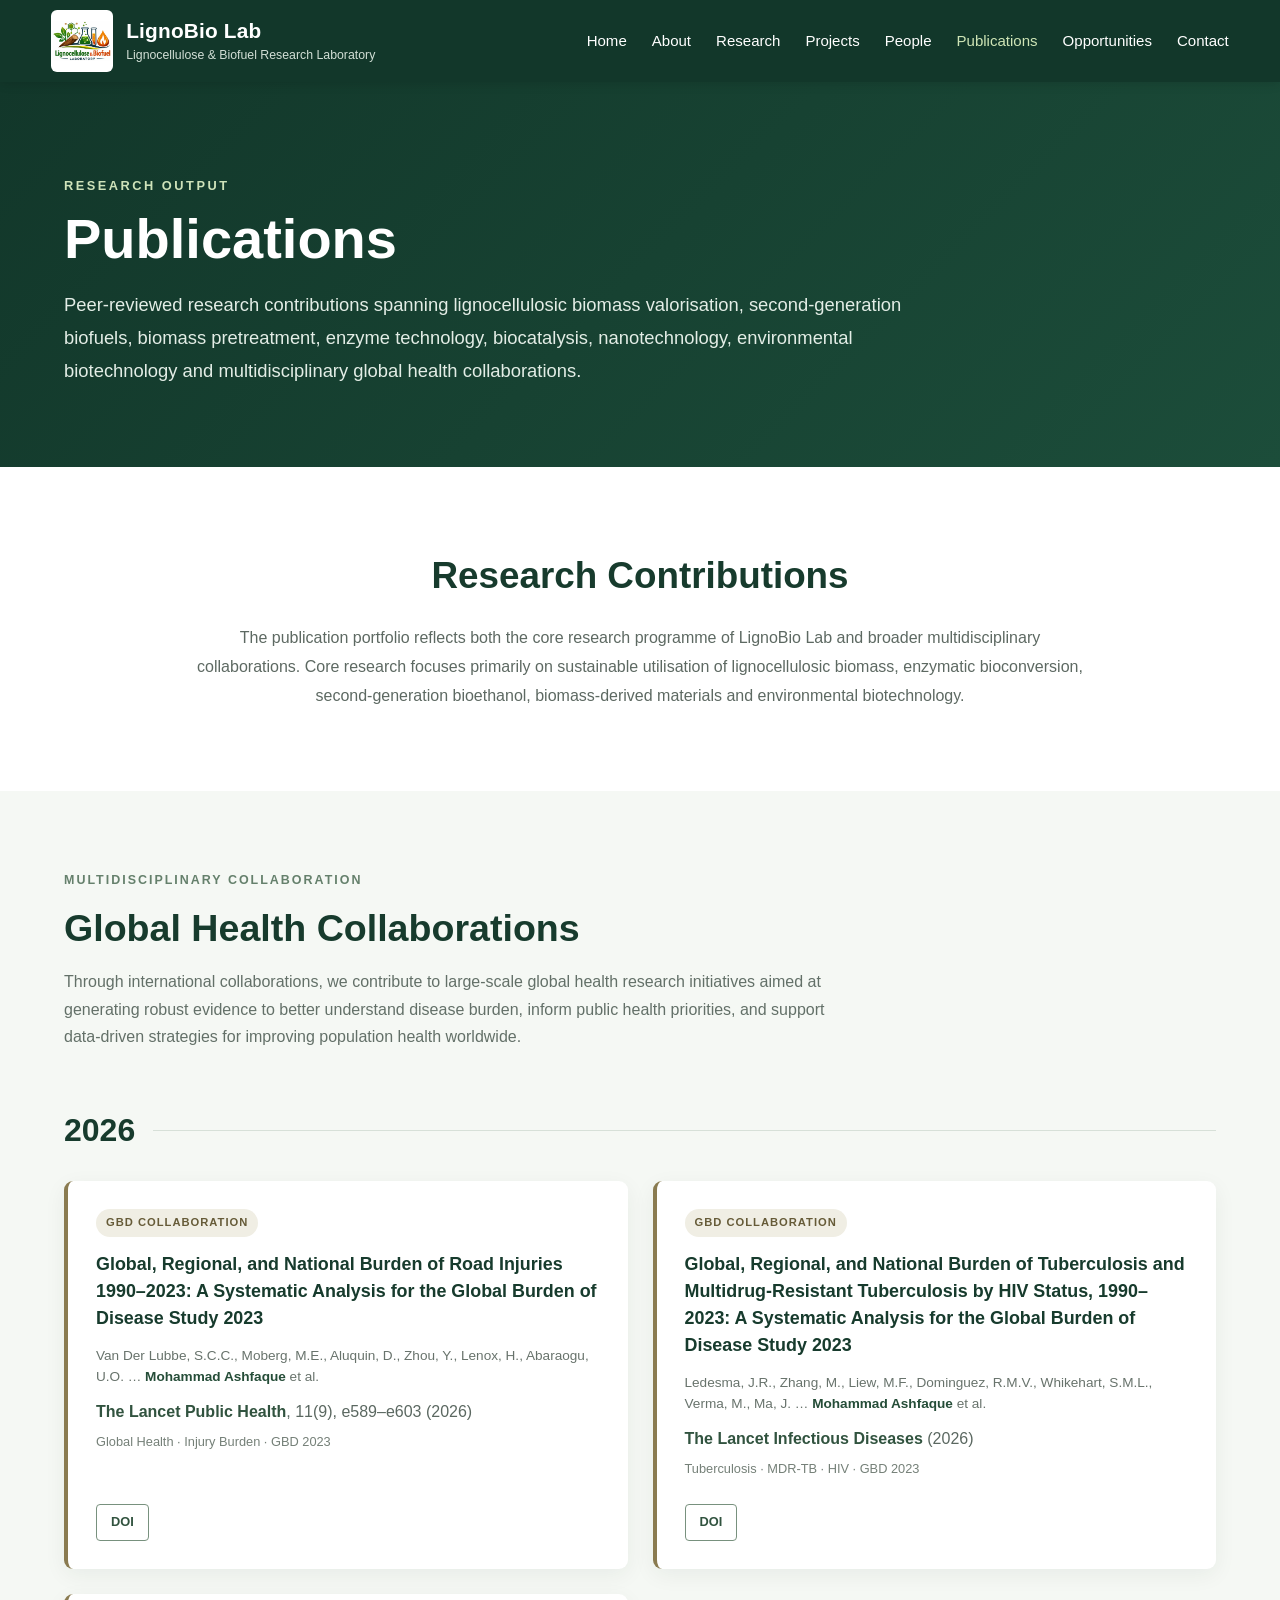
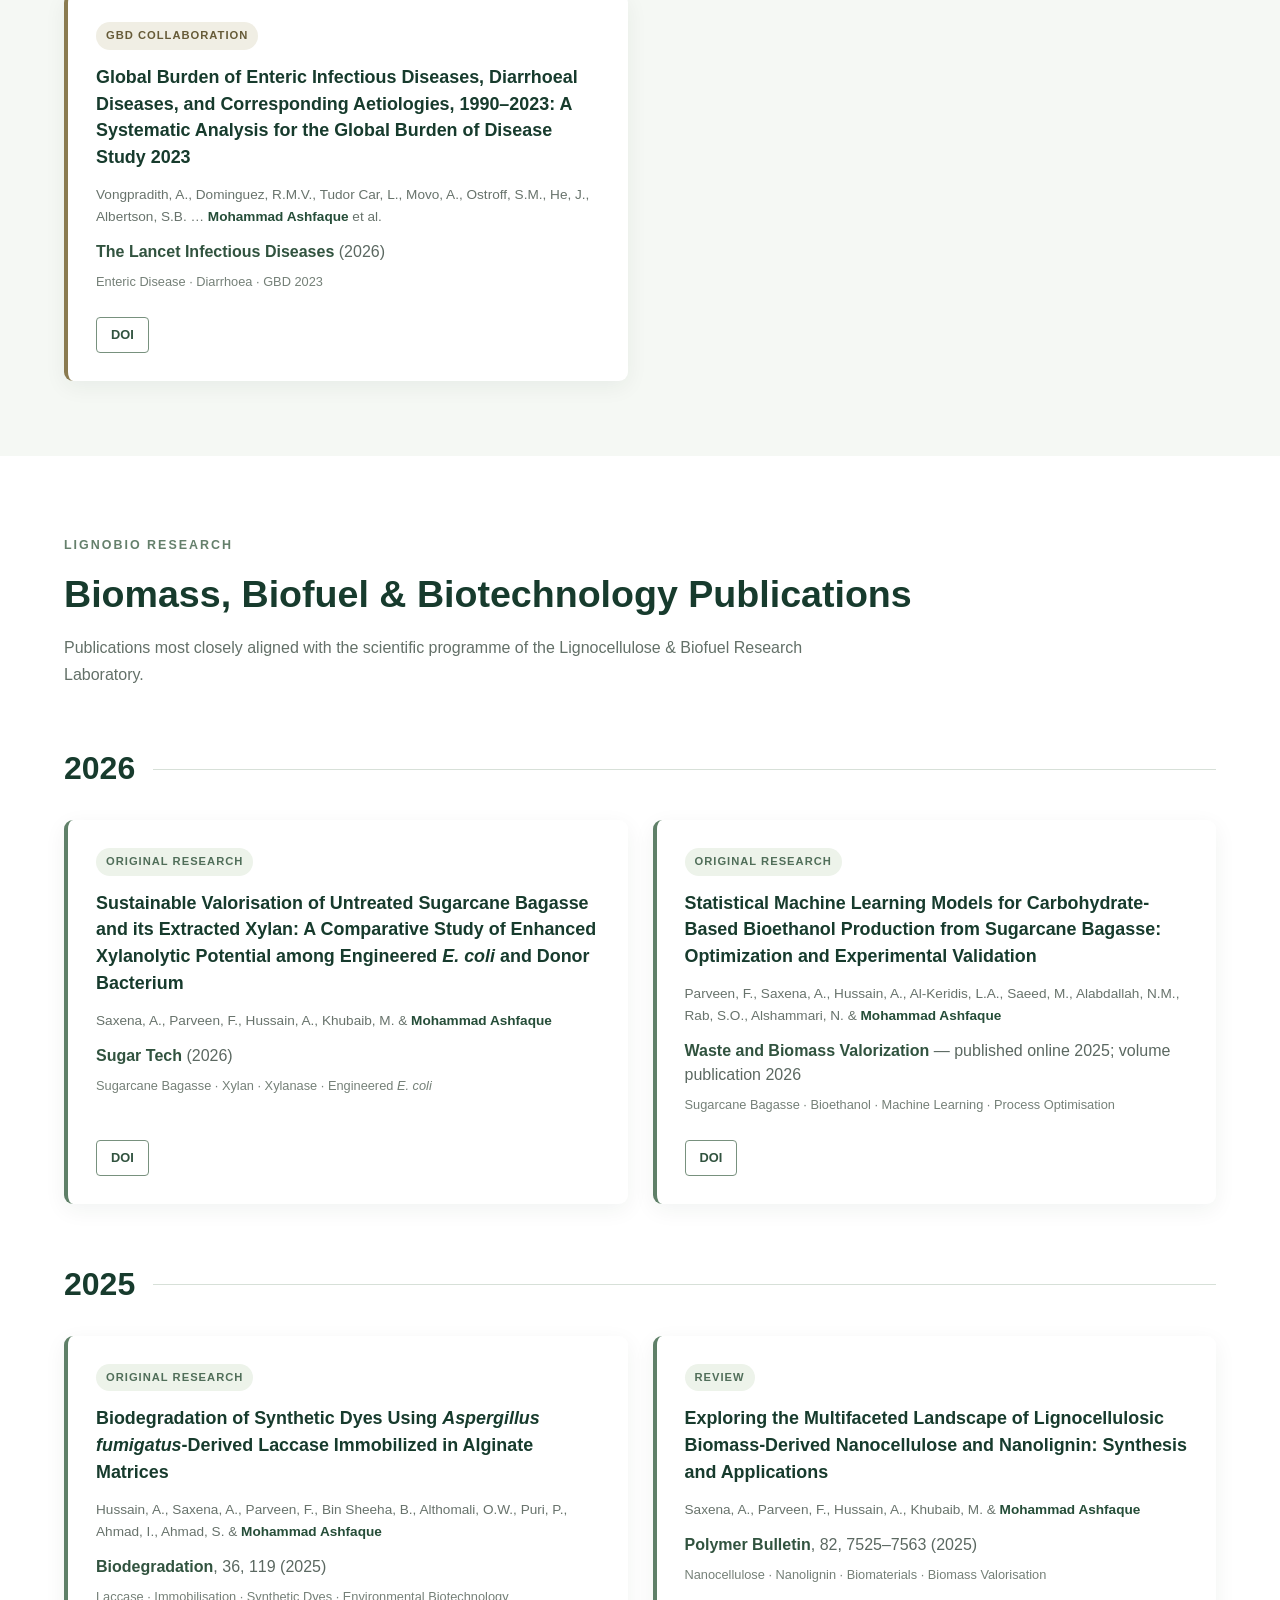
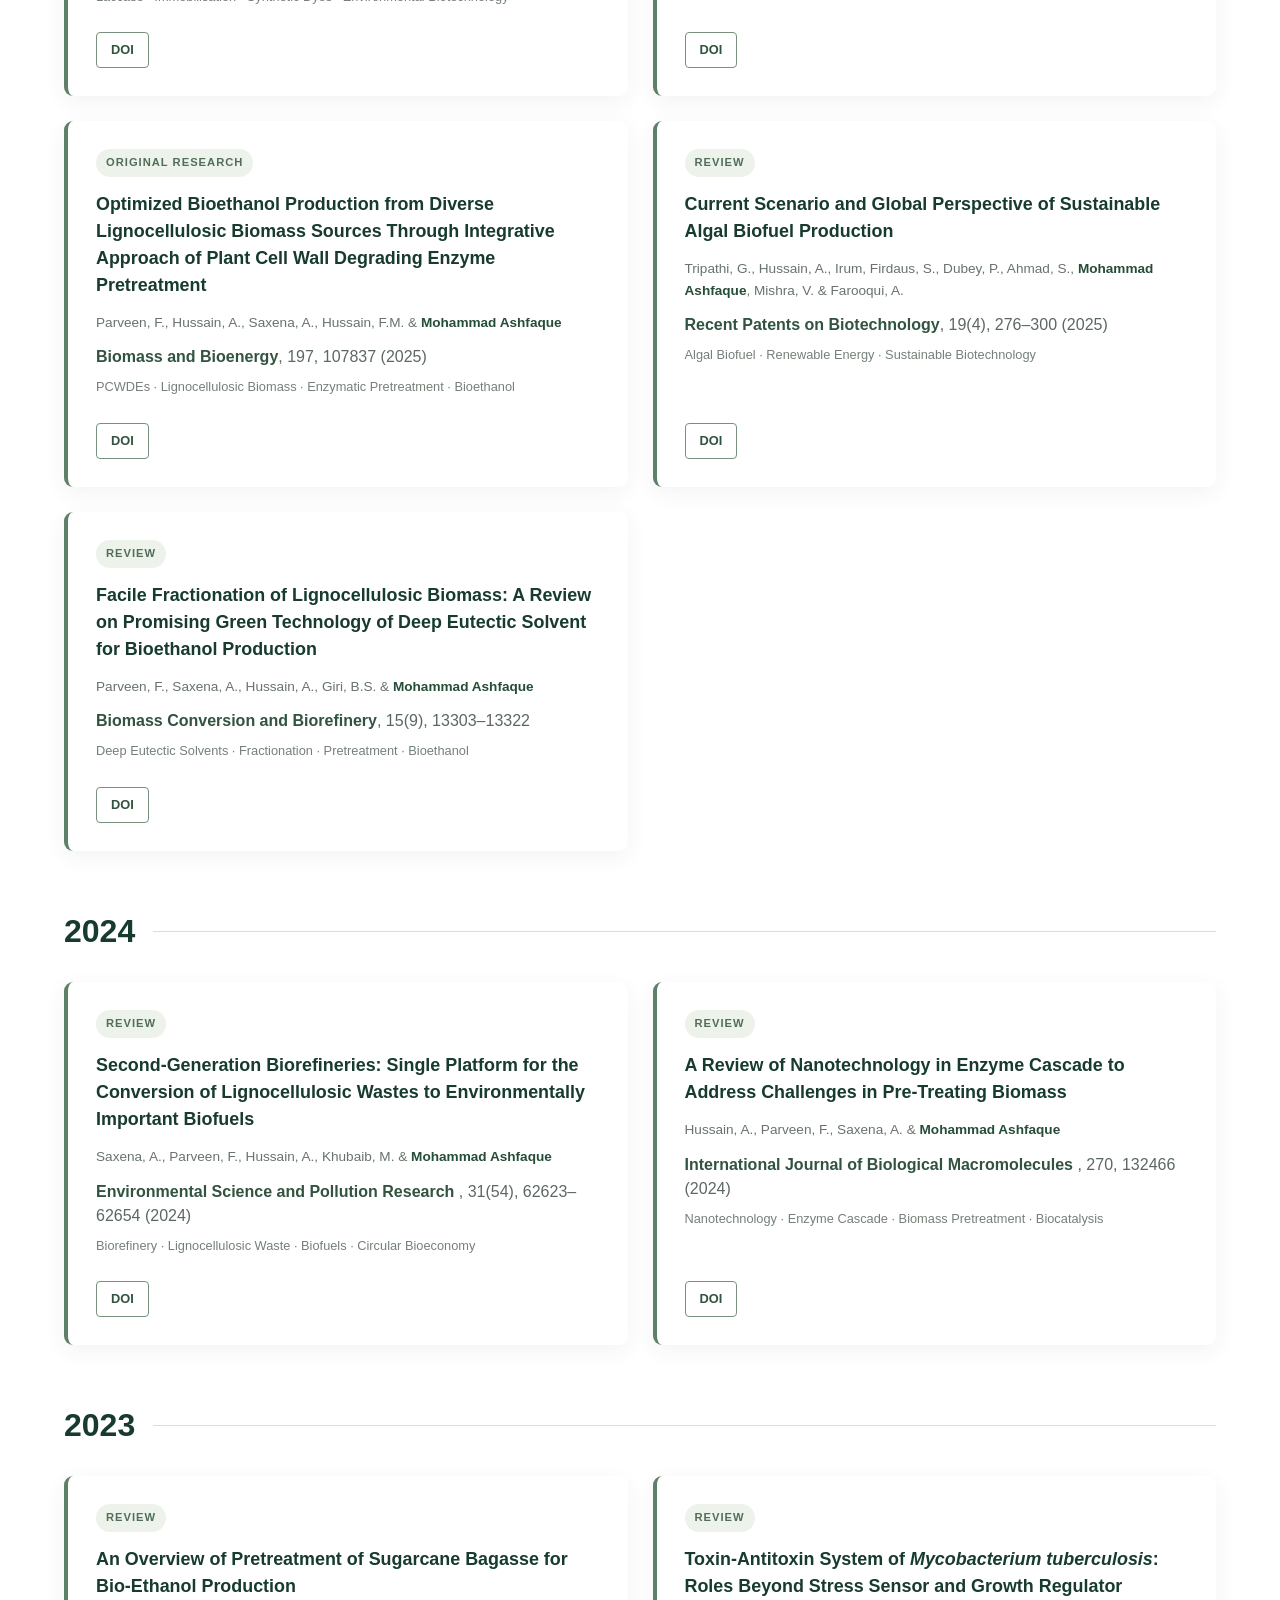
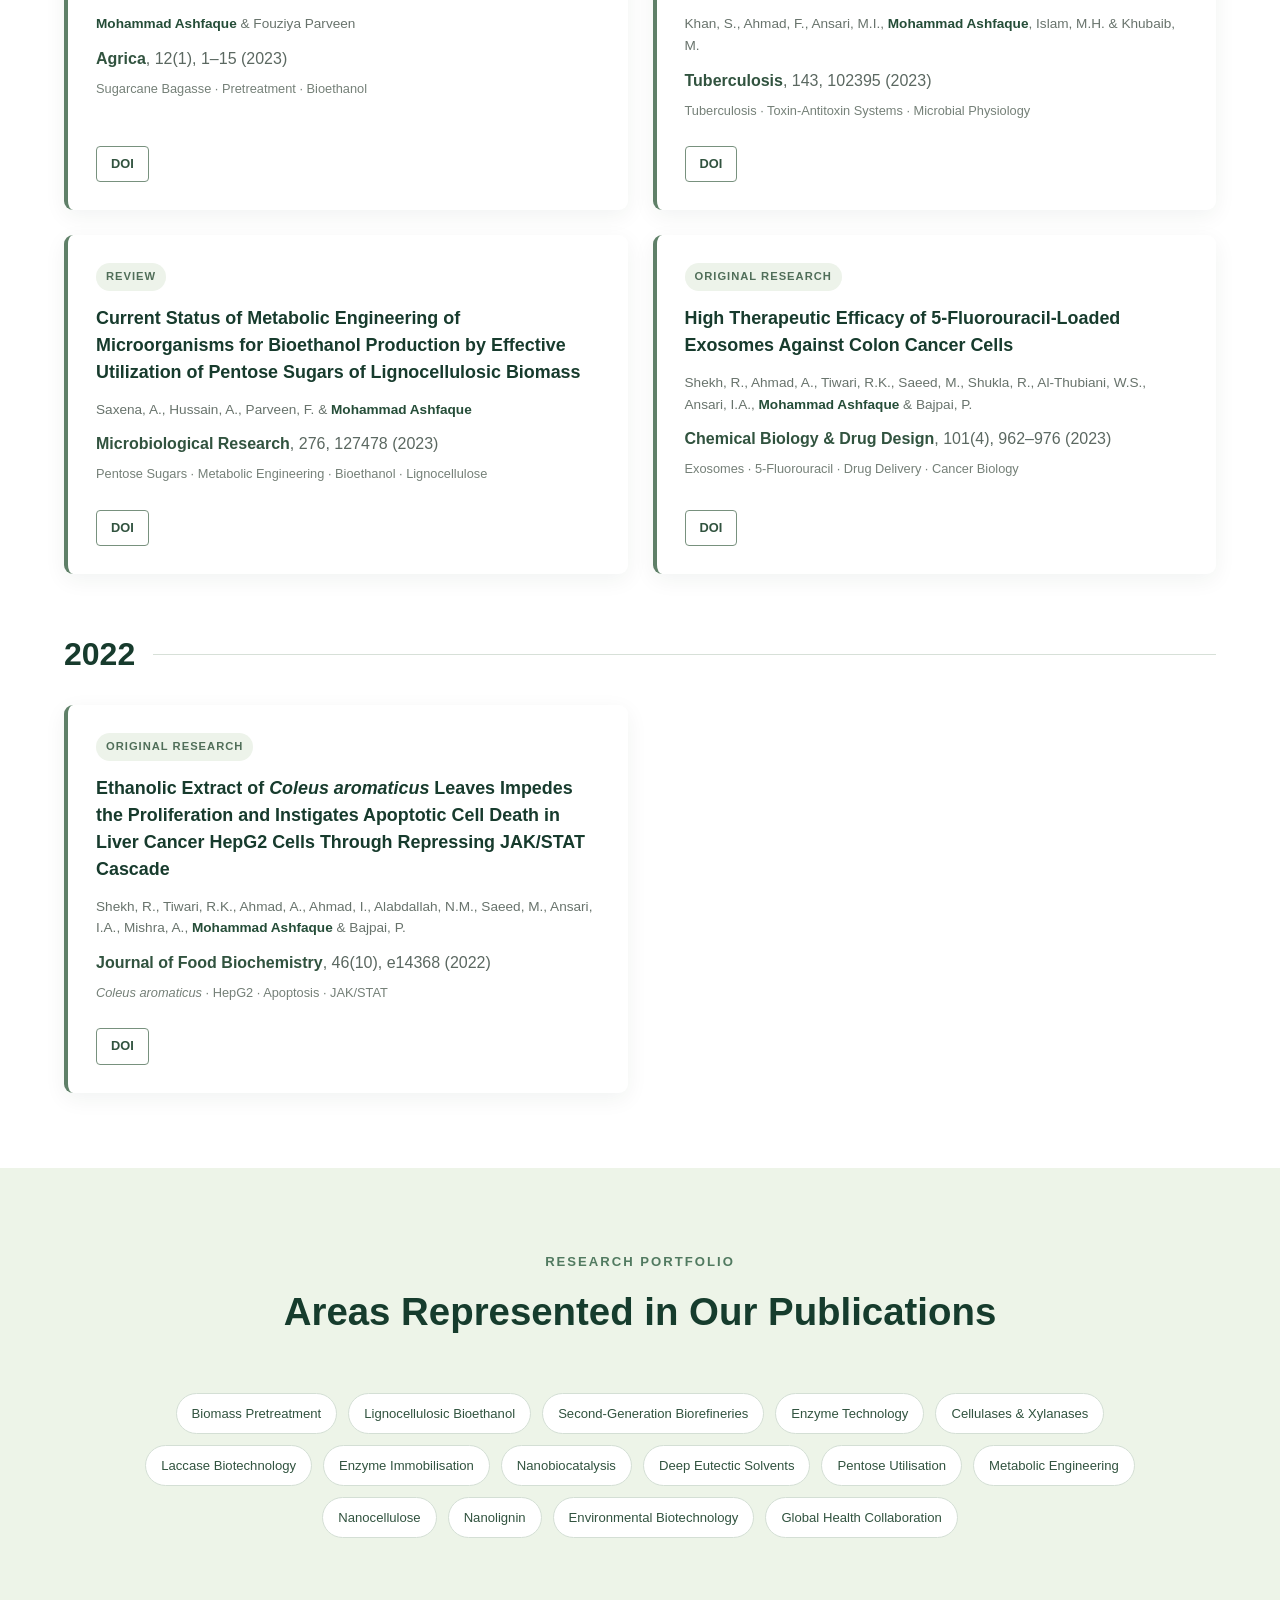
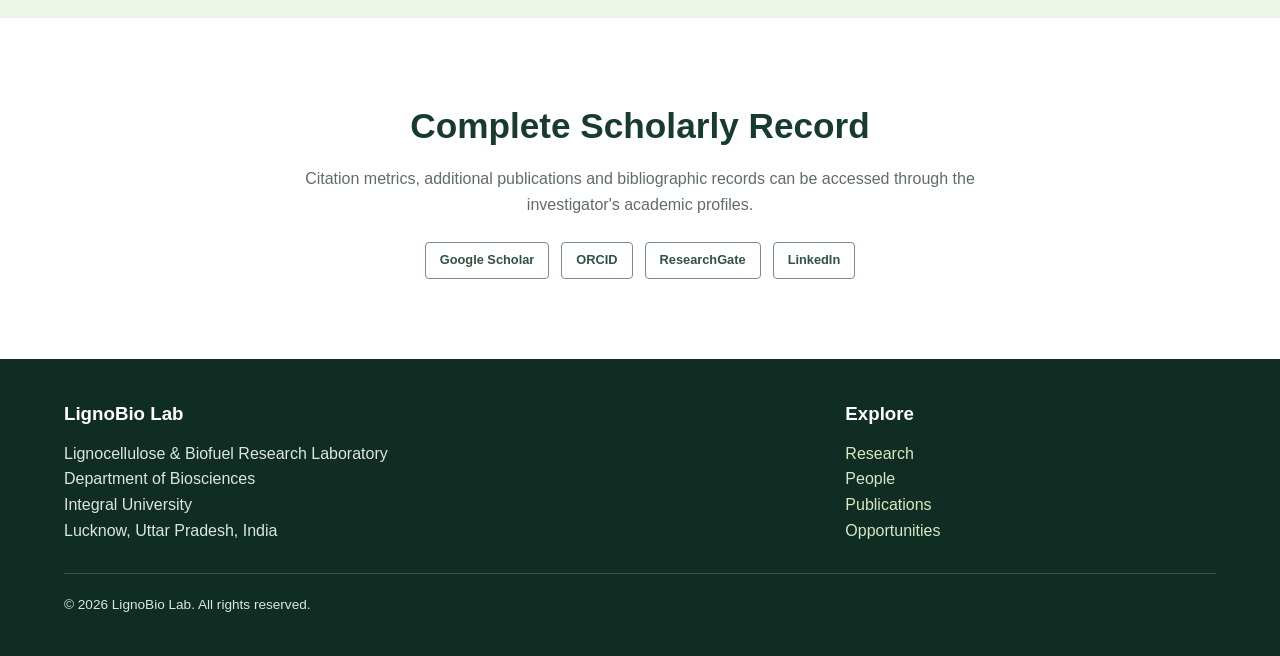
<file: publications.html>
<!DOCTYPE html>
<html lang="en">

<head>

    <meta charset="UTF-8">

    <meta name="viewport"
          content="width=device-width, initial-scale=1.0">

    <meta name="description"
          content="Publications of Dr. Mohammad Ashfaque and LignoBio Lab in lignocellulosic biomass valorisation, biofuels, enzyme technology, biocatalysis, nanobiotechnology, environmental biotechnology and global health collaborations.">

    <meta name="keywords"
          content="Mohammad Ashfaque publications, LignoBio Lab, lignocellulosic biomass, bioethanol, biomass pretreatment, cellulase, laccase, lignin valorisation, biorefinery, nanobiocatalysis">

    <title>
        Publications | LignoBio Lab
    </title>

    <link rel="stylesheet" href="style.css">


    <style>

        /* =====================================================
           PUBLICATIONS HERO
        ====================================================== */

        .pub-hero {
            background:
                linear-gradient(
                    135deg,
                    #12372a 0%,
                    #1c4d3a 100%
                );

            color: white;

            padding: 90px 0 80px;
        }

        .pub-hero span {
            display: inline-block;

            color: #cfe3ba;

            text-transform: uppercase;

            letter-spacing: 2.5px;

            font-size: 0.8rem;
            font-weight: 700;

            margin-bottom: 12px;
        }

        .pub-hero h1 {
            font-size: 3.5rem;

            line-height: 1.1;

            margin-bottom: 18px;
        }

        .pub-hero p {
            max-width: 850px;

            color: #e3ede6;

            font-size: 1.15rem;

            line-height: 1.8;
        }


        /* =====================================================
           INTRODUCTION
        ====================================================== */

        .pub-intro {
            max-width: 900px;

            margin: auto;

            text-align: center;
        }

        .pub-intro h2 {
            color: #173b2d;

            font-size: 2.3rem;

            margin-bottom: 18px;
        }

        .pub-intro p {
            color: #5d6962;

            line-height: 1.8;
        }


        /* =====================================================
           PUBLICATION SECTIONS
        ====================================================== */

        .pub-section {
            padding: 75px 0;
        }

        .pub-section-alt {
            background: #f5f8f4;
        }

        .pub-heading {
            margin-bottom: 38px;
        }

        .pub-heading span {
            color: #65806c;

            text-transform: uppercase;

            letter-spacing: 2px;

            font-size: 0.78rem;
            font-weight: 700;
        }

        .pub-heading h2 {
            color: #173b2d;

            font-size: 2.35rem;

            margin-top: 7px;
            margin-bottom: 10px;
        }

        .pub-heading p {
            color: #637068;

            max-width: 800px;

            line-height: 1.7;
        }


        /* =====================================================
           YEAR HEADING
        ====================================================== */

        .year-title {
            display: flex;

            align-items: center;

            gap: 18px;

            margin-top: 55px;
            margin-bottom: 25px;
        }

        .year-title:first-of-type {
            margin-top: 10px;
        }

        .year-title h3 {
            color: #173b2d;

            font-size: 2rem;
        }

        .year-title::after {
            content: "";

            height: 1px;

            flex: 1;

            background: #d7e0d8;
        }


        /* =====================================================
           PUBLICATION GRID
        ====================================================== */

        .pub-grid {
            display: grid;

            grid-template-columns:
                repeat(2, minmax(0, 1fr));

            gap: 25px;
        }


        /* =====================================================
           PUBLICATION CARD
        ====================================================== */

        .pub-card {
            background: white;

            border-left: 4px solid #5f8068;

            border-radius: 9px;

            padding: 28px;

            box-shadow:
                0 6px 22px
                rgba(20, 55, 42, 0.06);

            display: flex;

            flex-direction: column;
        }

        .pub-card:hover {
            box-shadow:
                0 12px 30px
                rgba(20, 55, 42, 0.11);
        }


        .pub-type {
            align-self: flex-start;

            display: inline-block;

            background: #edf3ea;

            color: #506e59;

            border-radius: 20px;

            padding: 5px 10px;

            margin-bottom: 14px;

            font-size: 0.70rem;

            font-weight: 700;

            text-transform: uppercase;

            letter-spacing: 1px;
        }


        .pub-card h3 {
            color: #173b2d;

            font-size: 1.12rem;

            line-height: 1.5;

            margin-bottom: 13px;
        }


        .pub-authors {
            color: #68736c;

            font-size: 0.85rem;

            line-height: 1.6;

            margin-bottom: 12px;
        }


        .pub-authors strong {
            color: #254d38;

            font-weight: 700;
        }


        .pub-journal {
            color: #5b6861;

            margin-bottom: 8px;

            line-height: 1.5;
        }


        .pub-journal strong {
            color: #31533f;
        }


        .pub-tags {
            color: #758078;

            font-size: 0.8rem;

            line-height: 1.5;

            margin-bottom: 18px;
        }


        /* =====================================================
           DOI BUTTON
        ====================================================== */

        .pub-actions {
            margin-top: auto;

            padding-top: 8px;
        }

        .doi-button {
            display: inline-block;

            text-decoration: none;

            color: #31533f;

            border: 1px solid #78917e;

            border-radius: 4px;

            padding: 7px 14px;

            font-size: 0.8rem;

            font-weight: 650;

            transition: 0.2s ease;
        }

        .doi-button:hover {
            background: #173b2d;

            color: white;
        }


        /* =====================================================
           GLOBAL HEALTH CARDS
        ====================================================== */

        .global-card {
            border-left-color: #8a7b50;
        }

        .global-card .pub-type {
            background: #f0eee4;

            color: #665b38;
        }


        /* =====================================================
           NOTE
        ====================================================== */

        .publication-note {
            margin-top: 35px;

            padding: 20px 25px;

            background: #edf4e8;

            border-left: 4px solid #63806b;

            color: #58675f;

            line-height: 1.7;

            border-radius: 4px;
        }


        /* =====================================================
           RESEARCH PORTFOLIO TAGS
        ====================================================== */

        .portfolio-section {
            background: #edf4e8;
        }

        .portfolio-tags {
            display: flex;

            flex-wrap: wrap;

            justify-content: center;

            gap: 11px;

            max-width: 1000px;

            margin: auto;
        }

        .portfolio-tags span {
            background: white;

            color: #31533f;

            border: 1px solid #d4dfd5;

            border-radius: 24px;

            padding: 9px 15px;

            font-size: 0.82rem;
        }


        /* =====================================================
           SCHOLARLY PROFILES
        ====================================================== */

        .profile-section {
            text-align: center;
        }

        .profile-section h2 {
            color: #173b2d;

            font-size: 2.2rem;

            margin-bottom: 12px;
        }

        .profile-section p {
            color: #606d65;

            max-width: 720px;

            margin: 0 auto 25px;
        }

        .profile-buttons {
            display: flex;

            flex-wrap: wrap;

            justify-content: center;

            gap: 12px;
        }


        /* =====================================================
           RESPONSIVE
        ====================================================== */

        @media (max-width: 850px) {

            .pub-grid {
                grid-template-columns: 1fr;
            }

            .pub-hero {
                padding: 60px 0 55px;
            }

            .pub-hero h1 {
                font-size: 2.6rem;
            }

        }

    </style>

</head>

<script src="script.js"></script>
<body>


<!-- =====================================================
     HEADER
===================================================== -->

<header class="site-header">

    <nav class="navbar">


        <a href="index.html"
           class="lab-brand">

            <div class="logo-box">

                <img src="lignobio-logo.png"
                     alt="LignoBio Lab Logo"
                     class="lab-logo">

            </div>


            <div class="lab-name">

                <strong>
                    LignoBio Lab
                </strong>

                <span>
                    Lignocellulose & Biofuel Research Laboratory
                </span>

            </div>

        </a>

<button class="menu-toggle"
        aria-label="Open navigation menu"
        aria-expanded="false">
    ☰
</button>
        <ul class="nav-links">

    <li>
        <a href="index.html">
            Home
        </a>
    </li>

    <li>
        <a href="index.html#about">
            About
        </a>
    </li>

    <li>
        <a href="research.html">
            Research
        </a>
    </li>

    <li>
        <a href="projects.html">
            Projects
        </a>
    </li>

    <li>
        <a href="people.html">
            People
        </a>
    </li>

    <li>
        <a href="publications.html" class="active-link">
            Publications
        </a>
    </li>

    <li>
        <a href="opportunities.html">
            Opportunities
        </a>
    </li>

    <li>
        <a href="contact.html">
            Contact
        </a>
    </li>

</ul>

    </nav>

</header>



<!-- =====================================================
     HERO
===================================================== -->

<section class="pub-hero">

    <div class="container">

        <span>
            Research Output
        </span>

        <h1>
            Publications
        </h1>

        <p>
            Peer-reviewed research contributions spanning
            lignocellulosic biomass valorisation, second-generation
            biofuels, biomass pretreatment, enzyme technology,
            biocatalysis, nanotechnology, environmental
            biotechnology and multidisciplinary global
            health collaborations.
        </p>

    </div>

</section>



<!-- =====================================================
     INTRO
===================================================== -->

<section class="section">

    <div class="container">

        <div class="pub-intro">

            <h2>
                Research Contributions
            </h2>

            <p>
                The publication portfolio reflects both the core
                research programme of LignoBio Lab and broader
                multidisciplinary collaborations. Core research
                focuses primarily on sustainable utilisation of
                lignocellulosic biomass, enzymatic bioconversion,
                second-generation bioethanol, biomass-derived
                materials and environmental biotechnology.
            </p>

        </div>

    </div>

</section>



<!-- =====================================================
     GLOBAL HEALTH COLLABORATIONS
===================================================== -->

<section class="pub-section pub-section-alt">

    <div class="container">


        <div class="pub-heading">

            <span>
                Multidisciplinary Collaboration
            </span>

            <h2>
                Global Health Collaborations
            </h2>

            <p>
                <p>
    Through international collaborations, we contribute to
    large-scale global health research initiatives aimed at
    generating robust evidence to better understand disease
    burden, inform public health priorities, and support
    data-driven strategies for improving population health
    worldwide.
</p>
            </p>

        </div>


        <div class="year-title">

            <h3>
                2026
            </h3>

        </div>


        <div class="pub-grid">


            <!-- ROAD INJURIES -->

            <article class="pub-card global-card">

                <span class="pub-type">
                    GBD Collaboration
                </span>

                <h3>
                    Global, Regional, and National Burden of Road
                    Injuries 1990–2023: A Systematic Analysis for
                    the Global Burden of Disease Study 2023
                </h3>

                <p class="pub-authors">
                    Van Der Lubbe, S.C.C., Moberg, M.E.,
                    Aluquin, D., Zhou, Y., Lenox, H.,
                    Abaraogu, U.O. … <strong>Mohammad Ashfaque</strong>
                    et al.
                </p>

                <p class="pub-journal">
                    <strong>The Lancet Public Health</strong>,
                    11(9), e589–e603 (2026)
                </p>

                <p class="pub-tags">
                    Global Health · Injury Burden · GBD 2023
                </p>

                <div class="pub-actions">

                    <a href="https://doi.org/10.1016/S2468-2667(26)00141-6"
                       target="_blank"
                       rel="noopener noreferrer"
                       class="doi-button">

                        DOI

                    </a>

                </div>

            </article>



            <!-- TUBERCULOSIS -->

            <article class="pub-card global-card">

                <span class="pub-type">
                    GBD Collaboration
                </span>

                <h3>
                    Global, Regional, and National Burden of
                    Tuberculosis and Multidrug-Resistant Tuberculosis
                    by HIV Status, 1990–2023: A Systematic Analysis
                    for the Global Burden of Disease Study 2023
                </h3>

                <p class="pub-authors">
                    Ledesma, J.R., Zhang, M., Liew, M.F.,
                    Dominguez, R.M.V., Whikehart, S.M.L.,
                    Verma, M., Ma, J. … <strong>Mohammad Ashfaque</strong>
                    et al.
                </p>

                <p class="pub-journal">
                    <strong>The Lancet Infectious Diseases</strong>
                    (2026)
                </p>

                <p class="pub-tags">
                    Tuberculosis · MDR-TB · HIV · GBD 2023
                </p>

                <div class="pub-actions">

                    <a href="https://doi.org/10.1016/S1473-3099(26)00295-1"
                       target="_blank"
                       rel="noopener noreferrer"
                       class="doi-button">

                        DOI

                    </a>

                </div>

            </article>



            <!-- ENTERIC DISEASE -->

            <article class="pub-card global-card">

                <span class="pub-type">
                    GBD Collaboration
                </span>

                <h3>
                    Global Burden of Enteric Infectious Diseases,
                    Diarrhoeal Diseases, and Corresponding
                    Aetiologies, 1990–2023: A Systematic Analysis
                    for the Global Burden of Disease Study 2023
                </h3>

                <p class="pub-authors">
                    Vongpradith, A., Dominguez, R.M.V.,
                    Tudor Car, L., Movo, A., Ostroff, S.M.,
                    He, J., Albertson, S.B. …
                    <strong>Mohammad Ashfaque</strong> et al.
                </p>

                <p class="pub-journal">
                    <strong>The Lancet Infectious Diseases</strong>
                    (2026)
                </p>

                <p class="pub-tags">
                    Enteric Disease · Diarrhoea · GBD 2023
                </p>

                <div class="pub-actions">

                    <a href="https://doi.org/10.1016/S1473-3099(26)00194-5"
                       target="_blank"
                       rel="noopener noreferrer"
                       class="doi-button">

                        DOI

                    </a>

                </div>

            </article>


        </div>

    </div>

</section>



<!-- =====================================================
     CORE LIGNOBIO PUBLICATIONS
===================================================== -->

<section class="pub-section">

    <div class="container">


        <div class="pub-heading">

            <span>
                LignoBio Research
            </span>

            <h2>
                Biomass, Biofuel & Biotechnology Publications
            </h2>

            <p>
                Publications most closely aligned with the
                scientific programme of the Lignocellulose &
                Biofuel Research Laboratory.
            </p>

        </div>



        <!-- =================================================
             2026
        ================================================== -->

        <div class="year-title">

            <h3>
                2026
            </h3>

        </div>


        <div class="pub-grid">


            <!-- SUGAR TECH -->

            <article class="pub-card">

                <span class="pub-type">
                    Original Research
                </span>

                <h3>
                    Sustainable Valorisation of Untreated Sugarcane
                    Bagasse and its Extracted Xylan: A Comparative
                    Study of Enhanced Xylanolytic Potential among
                    Engineered <em>E. coli</em> and Donor Bacterium
                </h3>

                <p class="pub-authors">
                    Saxena, A., Parveen, F., Hussain, A.,
                    Khubaib, M. & <strong>Mohammad Ashfaque</strong>
                </p>

                <p class="pub-journal">
                    <strong>Sugar Tech</strong> (2026)
                </p>

                <p class="pub-tags">
                    Sugarcane Bagasse · Xylan · Xylanase ·
                    Engineered <em>E. coli</em>
                </p>

                <div class="pub-actions">

                    <a href="https://doi.org/10.1007/s12355-026-01765-9"
                       target="_blank"
                       rel="noopener noreferrer"
                       class="doi-button">

                        DOI

                    </a>

                </div>

            </article>



            <!-- WASTE & BIOMASS VALORIZATION -->

            <article class="pub-card">

                <span class="pub-type">
                    Original Research
                </span>

                <h3>
                    Statistical Machine Learning Models for
                    Carbohydrate-Based Bioethanol Production from
                    Sugarcane Bagasse: Optimization and Experimental
                    Validation
                </h3>

                <p class="pub-authors">
                    Parveen, F., Saxena, A., Hussain, A.,
                    Al-Keridis, L.A., Saeed, M.,
                    Alabdallah, N.M., Rab, S.O.,
                    Alshammari, N. & <strong>Mohammad Ashfaque</strong>
                </p>

                <p class="pub-journal">
                    <strong>Waste and Biomass Valorization</strong>
                    — published online 2025; volume publication 2026
                </p>

                <p class="pub-tags">
                    Sugarcane Bagasse · Bioethanol ·
                    Machine Learning · Process Optimisation
                </p>

                <div class="pub-actions">

                    <a href="https://doi.org/10.1007/s12649-025-03341-w"
                       target="_blank"
                       rel="noopener noreferrer"
                       class="doi-button">

                        DOI

                    </a>

                </div>

            </article>


        </div>



        <!-- =================================================
             2025
        ================================================== -->

        <div class="year-title">

            <h3>
                2025
            </h3>

        </div>


        <div class="pub-grid">


            <!-- BIODEGRADATION -->

            <article class="pub-card">

                <span class="pub-type">
                    Original Research
                </span>

                <h3>
                    Biodegradation of Synthetic Dyes Using
                    <em>Aspergillus fumigatus</em>-Derived
                    Laccase Immobilized in Alginate Matrices
                </h3>

                <p class="pub-authors">
                    Hussain, A., Saxena, A., Parveen, F.,
                    Bin Sheeha, B., Althomali, O.W.,
                    Puri, P., Ahmad, I., Ahmad, S. &
                    <strong>Mohammad Ashfaque</strong>
                </p>

                <p class="pub-journal">
                    <strong>Biodegradation</strong>,
                    36, 119 (2025)
                </p>

                <p class="pub-tags">
                    Laccase · Immobilisation · Synthetic Dyes ·
                    Environmental Biotechnology
                </p>

                <div class="pub-actions">

                    <a href="https://doi.org/10.1007/s10532-025-10218-1"
                       target="_blank"
                       rel="noopener noreferrer"
                       class="doi-button">

                        DOI

                    </a>

                </div>

            </article>



            <!-- NANOCELLULOSE / NANOLIGNIN -->

            <article class="pub-card">

                <span class="pub-type">
                    Review
                </span>

                <h3>
                    Exploring the Multifaceted Landscape of
                    Lignocellulosic Biomass-Derived Nanocellulose
                    and Nanolignin: Synthesis and Applications
                </h3>

                <p class="pub-authors">
                    Saxena, A., Parveen, F., Hussain, A.,
                    Khubaib, M. & <strong>Mohammad Ashfaque</strong>
                </p>

                <p class="pub-journal">
                    <strong>Polymer Bulletin</strong>,
                    82, 7525–7563 (2025)
                </p>

                <p class="pub-tags">
                    Nanocellulose · Nanolignin ·
                    Biomaterials · Biomass Valorisation
                </p>

                <div class="pub-actions">

                    <a href="https://doi.org/10.1007/s00289-025-05855-8"
                       target="_blank"
                       rel="noopener noreferrer"
                       class="doi-button">

                        DOI

                    </a>

                </div>

            </article>



            <!-- BIOMASS BIOENERGY -->

            <article class="pub-card">

                <span class="pub-type">
                    Original Research
                </span>

                <h3>
                    Optimized Bioethanol Production from Diverse
                    Lignocellulosic Biomass Sources Through
                    Integrative Approach of Plant Cell Wall
                    Degrading Enzyme Pretreatment
                </h3>

                <p class="pub-authors">
                    Parveen, F., Hussain, A., Saxena, A.,
                    Hussain, F.M. & <strong>Mohammad Ashfaque</strong>
                </p>

                <p class="pub-journal">
                    <strong>Biomass and Bioenergy</strong>,
                    197, 107837 (2025)
                </p>

                <p class="pub-tags">
                    PCWDEs · Lignocellulosic Biomass ·
                    Enzymatic Pretreatment · Bioethanol
                </p>

                <div class="pub-actions">

                    <a href="https://doi.org/10.1016/j.biombioe.2025.107837"
                       target="_blank"
                       rel="noopener noreferrer"
                       class="doi-button">

                        DOI

                    </a>

                </div>

            </article>



            <!-- ALGAL BIOFUELS -->

            <article class="pub-card">

                <span class="pub-type">
                    Review
                </span>

                <h3>
                    Current Scenario and Global Perspective
                    of Sustainable Algal Biofuel Production
                </h3>

                <p class="pub-authors">
                    Tripathi, G., Hussain, A., Irum,
                    Firdaus, S., Dubey, P., Ahmad, S.,
                    <strong>Mohammad Ashfaque</strong>,
                    Mishra, V. & Farooqui, A.
                </p>

                <p class="pub-journal">
                    <strong>Recent Patents on Biotechnology</strong>,
                    19(4), 276–300 (2025)
                </p>

                <p class="pub-tags">
                    Algal Biofuel · Renewable Energy ·
                    Sustainable Biotechnology
                </p>

                <div class="pub-actions">

                    <a href="https://doi.org/10.2174/0118722083322399240927051315"
                       target="_blank"
                       rel="noopener noreferrer"
                       class="doi-button">

                        DOI

                    </a>

                </div>

            </article>



            <!-- DES -->

            <article class="pub-card">

                <span class="pub-type">
                    Review
                </span>

                <h3>
                    Facile Fractionation of Lignocellulosic Biomass:
                    A Review on Promising Green Technology of
                    Deep Eutectic Solvent for Bioethanol Production
                </h3>

                <p class="pub-authors">
                    Parveen, F., Saxena, A., Hussain, A.,
                    Giri, B.S. & <strong>Mohammad Ashfaque</strong>
                </p>

                <p class="pub-journal">
                    <strong>Biomass Conversion and Biorefinery</strong>,
                    15(9), 13303–13322
                </p>

                <p class="pub-tags">
                    Deep Eutectic Solvents · Fractionation ·
                    Pretreatment · Bioethanol
                </p>

                <div class="pub-actions">

                    <a href="https://doi.org/10.1007/s13399-024-06146-4"
                       target="_blank"
                       rel="noopener noreferrer"
                       class="doi-button">

                        DOI

                    </a>

                </div>

            </article>


        </div>



        <!-- =================================================
             2024
        ================================================== -->

        <div class="year-title">

            <h3>
                2024
            </h3>

        </div>


        <div class="pub-grid">


            <!-- SECOND GENERATION BIOREFINERIES -->

            <article class="pub-card">

                <span class="pub-type">
                    Review
                </span>

                <h3>
                    Second-Generation Biorefineries: Single Platform
                    for the Conversion of Lignocellulosic Wastes
                    to Environmentally Important Biofuels
                </h3>

                <p class="pub-authors">
                    Saxena, A., Parveen, F., Hussain, A.,
                    Khubaib, M. & <strong>Mohammad Ashfaque</strong>
                </p>

                <p class="pub-journal">
                    <strong>
                        Environmental Science and Pollution Research
                    </strong>,
                    31(54), 62623–62654 (2024)
                </p>

                <p class="pub-tags">
                    Biorefinery · Lignocellulosic Waste ·
                    Biofuels · Circular Bioeconomy
                </p>

                <div class="pub-actions">

                    <a href="https://doi.org/10.1007/s11356-024-35265-8"
                       target="_blank"
                       rel="noopener noreferrer"
                       class="doi-button">

                        DOI

                    </a>

                </div>

            </article>



            <!-- NANOTECH / ENZYME CASCADE -->

            <article class="pub-card">

                <span class="pub-type">
                    Review
                </span>

                <h3>
                    A Review of Nanotechnology in Enzyme Cascade
                    to Address Challenges in Pre-Treating Biomass
                </h3>

                <p class="pub-authors">
                    Hussain, A., Parveen, F., Saxena, A. &
                    <strong>Mohammad Ashfaque</strong>
                </p>

                <p class="pub-journal">
                    <strong>
                        International Journal of Biological Macromolecules
                    </strong>,
                    270, 132466 (2024)
                </p>

                <p class="pub-tags">
                    Nanotechnology · Enzyme Cascade ·
                    Biomass Pretreatment · Biocatalysis
                </p>

                <div class="pub-actions">

                    <a href="https://doi.org/10.1016/j.ijbiomac.2024.132466"
                       target="_blank"
                       rel="noopener noreferrer"
                       class="doi-button">

                        DOI

                    </a>

                </div>

            </article>


        </div>



        <!-- =================================================
             2023
        ================================================== -->

        <div class="year-title">

            <h3>
                2023
            </h3>

        </div>


        <div class="pub-grid">


            <!-- SUGARCANE BAGASSE REVIEW -->

            <article class="pub-card">

                <span class="pub-type">
                    Review
                </span>

                <h3>
                    An Overview of Pretreatment of Sugarcane
                    Bagasse for Bio-Ethanol Production
                </h3>

                <p class="pub-authors">
                    <strong>Mohammad Ashfaque</strong> &
                    Fouziya Parveen
                </p>

                <p class="pub-journal">
                    <strong>Agrica</strong>,
                    12(1), 1–15 (2023)
                </p>

                <p class="pub-tags">
                    Sugarcane Bagasse · Pretreatment · Bioethanol
                </p>

                <div class="pub-actions">

                    <a href="https://doi.org/10.5958/2394-448X.2023.00001.9"
                       target="_blank"
                       rel="noopener noreferrer"
                       class="doi-button">

                        DOI

                    </a>

                </div>

            </article>



            <!-- TB TOXIN ANTITOXIN -->

            <article class="pub-card">

                <span class="pub-type">
                    Review
                </span>

                <h3>
                    Toxin-Antitoxin System of
                    <em>Mycobacterium tuberculosis</em>:
                    Roles Beyond Stress Sensor and Growth Regulator
                </h3>

                <p class="pub-authors">
                    Khan, S., Ahmad, F., Ansari, M.I.,
                    <strong>Mohammad Ashfaque</strong>,
                    Islam, M.H. & Khubaib, M.
                </p>

                <p class="pub-journal">
                    <strong>Tuberculosis</strong>,
                    143, 102395 (2023)
                </p>

                <p class="pub-tags">
                    Tuberculosis · Toxin-Antitoxin Systems ·
                    Microbial Physiology
                </p>

                <div class="pub-actions">

                    <a href="https://doi.org/10.1016/j.tube.2023.102395"
                       target="_blank"
                       rel="noopener noreferrer"
                       class="doi-button">

                        DOI

                    </a>

                </div>

            </article>



            <!-- METABOLIC ENGINEERING -->

            <article class="pub-card">

                <span class="pub-type">
                    Review
                </span>

                <h3>
                    Current Status of Metabolic Engineering of
                    Microorganisms for Bioethanol Production by
                    Effective Utilization of Pentose Sugars of
                    Lignocellulosic Biomass
                </h3>

                <p class="pub-authors">
                    Saxena, A., Hussain, A., Parveen, F. &
                    <strong>Mohammad Ashfaque</strong>
                </p>

                <p class="pub-journal">
                    <strong>Microbiological Research</strong>,
                    276, 127478 (2023)
                </p>

                <p class="pub-tags">
                    Pentose Sugars · Metabolic Engineering ·
                    Bioethanol · Lignocellulose
                </p>

                <div class="pub-actions">

                    <a href="https://doi.org/10.1016/j.micres.2023.127478"
                       target="_blank"
                       rel="noopener noreferrer"
                       class="doi-button">

                        DOI

                    </a>

                </div>

            </article>



            <!-- 5-FU EXOSOMES -->

            <article class="pub-card">

                <span class="pub-type">
                    Original Research
                </span>

                <h3>
                    High Therapeutic Efficacy of
                    5-Fluorouracil-Loaded Exosomes Against
                    Colon Cancer Cells
                </h3>

                <p class="pub-authors">
                    Shekh, R., Ahmad, A., Tiwari, R.K.,
                    Saeed, M., Shukla, R.,
                    Al-Thubiani, W.S., Ansari, I.A.,
                    <strong>Mohammad Ashfaque</strong> &
                    Bajpai, P.
                </p>

                <p class="pub-journal">
                    <strong>Chemical Biology & Drug Design</strong>,
                    101(4), 962–976 (2023)
                </p>

                <p class="pub-tags">
                    Exosomes · 5-Fluorouracil ·
                    Drug Delivery · Cancer Biology
                </p>

                <div class="pub-actions">

                    <a href="https://doi.org/10.1111/cbdd.14205"
                       target="_blank"
                       rel="noopener noreferrer"
                       class="doi-button">

                        DOI

                    </a>

                </div>

            </article>


        </div>



        <!-- =================================================
             2022
        ================================================== -->

        <div class="year-title">

            <h3>
                2022
            </h3>

        </div>


        <div class="pub-grid">


            <!-- COLEUS AROMATICUS -->

            <article class="pub-card">

                <span class="pub-type">
                    Original Research
                </span>

                <h3>
                    Ethanolic Extract of
                    <em>Coleus aromaticus</em> Leaves Impedes
                    the Proliferation and Instigates Apoptotic
                    Cell Death in Liver Cancer HepG2 Cells Through
                    Repressing JAK/STAT Cascade
                </h3>

                <p class="pub-authors">
                    Shekh, R., Tiwari, R.K., Ahmad, A.,
                    Ahmad, I., Alabdallah, N.M.,
                    Saeed, M., Ansari, I.A., Mishra, A.,
                    <strong>Mohammad Ashfaque</strong> &
                    Bajpai, P.
                </p>

                <p class="pub-journal">
                    <strong>Journal of Food Biochemistry</strong>,
                    46(10), e14368 (2022)
                </p>

                <p class="pub-tags">
                    <em>Coleus aromaticus</em> · HepG2 ·
                    Apoptosis · JAK/STAT
                </p>

                <div class="pub-actions">

                    <a href="https://doi.org/10.1111/jfbc.14368"
                       target="_blank"
                       rel="noopener noreferrer"
                       class="doi-button">

                        DOI

                    </a>

                </div>

            </article>


        </div>


        </div>

</section>



<!-- =====================================================
     RESEARCH PORTFOLIO
===================================================== -->

<section class="section portfolio-section">

    <div class="container">

        <div class="section-title">

            <span>
                Research Portfolio
            </span>

            <h2>
                Areas Represented in Our Publications
            </h2>

        </div>


        <div class="portfolio-tags">

            <span>Biomass Pretreatment</span>

            <span>Lignocellulosic Bioethanol</span>

            <span>Second-Generation Biorefineries</span>

            <span>Enzyme Technology</span>

            <span>Cellulases & Xylanases</span>

            <span>Laccase Biotechnology</span>

            <span>Enzyme Immobilisation</span>

            <span>Nanobiocatalysis</span>

            <span>Deep Eutectic Solvents</span>

            <span>Pentose Utilisation</span>

            <span>Metabolic Engineering</span>

            <span>Nanocellulose</span>

            <span>Nanolignin</span>

            <span>Environmental Biotechnology</span>

            <span>Global Health Collaboration</span>

        </div>

    </div>

</section>



<!-- =====================================================
     SCHOLARLY PROFILES
===================================================== -->

<section class="section profile-section">

    <div class="container">

        <h2>
            Complete Scholarly Record
        </h2>

        <p>
            Citation metrics, additional publications and
            bibliographic records can be accessed through
            the investigator's academic profiles.
        </p>

<div class="profile-buttons">

    <a href="https://scholar.google.com/citations?user=6ZUxCywAAAAJ&hl=en"
       target="_blank"
       rel="noopener noreferrer"
       class="doi-button">
        Google Scholar
    </a>

    <a href="https://orcid.org/0000-0003-2720-2115"
       target="_blank"
       rel="noopener noreferrer"
       class="doi-button">
        ORCID
    </a>

    <a href="https://www.researchgate.net/profile/Mohammad-Ashfaque?ev=hdr_xprf"
       target="_blank"
       rel="noopener noreferrer"
       class="doi-button">
        ResearchGate
    </a>

    <a href="https://www.linkedin.com/in/mohammad-ashfaque-khan-70279617/"
       target="_blank"
       rel="noopener noreferrer"
       class="doi-button">
        LinkedIn
    </a>

</div>
            

    </div>

</section>



<!-- =====================================================
     FOOTER
===================================================== -->

<footer>

    <div class="container">

        <div class="footer-grid">


            <div>

                <h3>
                    LignoBio Lab
                </h3>

                <p>
                    Lignocellulose & Biofuel Research Laboratory
                    <br>
                    Department of Biosciences
                    <br>
                    Integral University
                    <br>
                    Lucknow, Uttar Pradesh, India
                </p>

            </div>


            <div>

                <h3>
                    Explore
                </h3>

                <p>

                    <a href="research.html">
                        Research
                    </a>

                    <br>

                    <a href="people.html">
                        People
                    </a>

                    <br>

                    <a href="publications.html">
                        Publications
                    </a>

                    <br>

                    <a href="index.html#opportunities">
                        Opportunities
                    </a>

                </p>

            </div>


        </div>


        <div class="copyright">

            © 2026 LignoBio Lab.
            All rights reserved.

        </div>

    </div>

</footer>


</body>

</html>
</file>
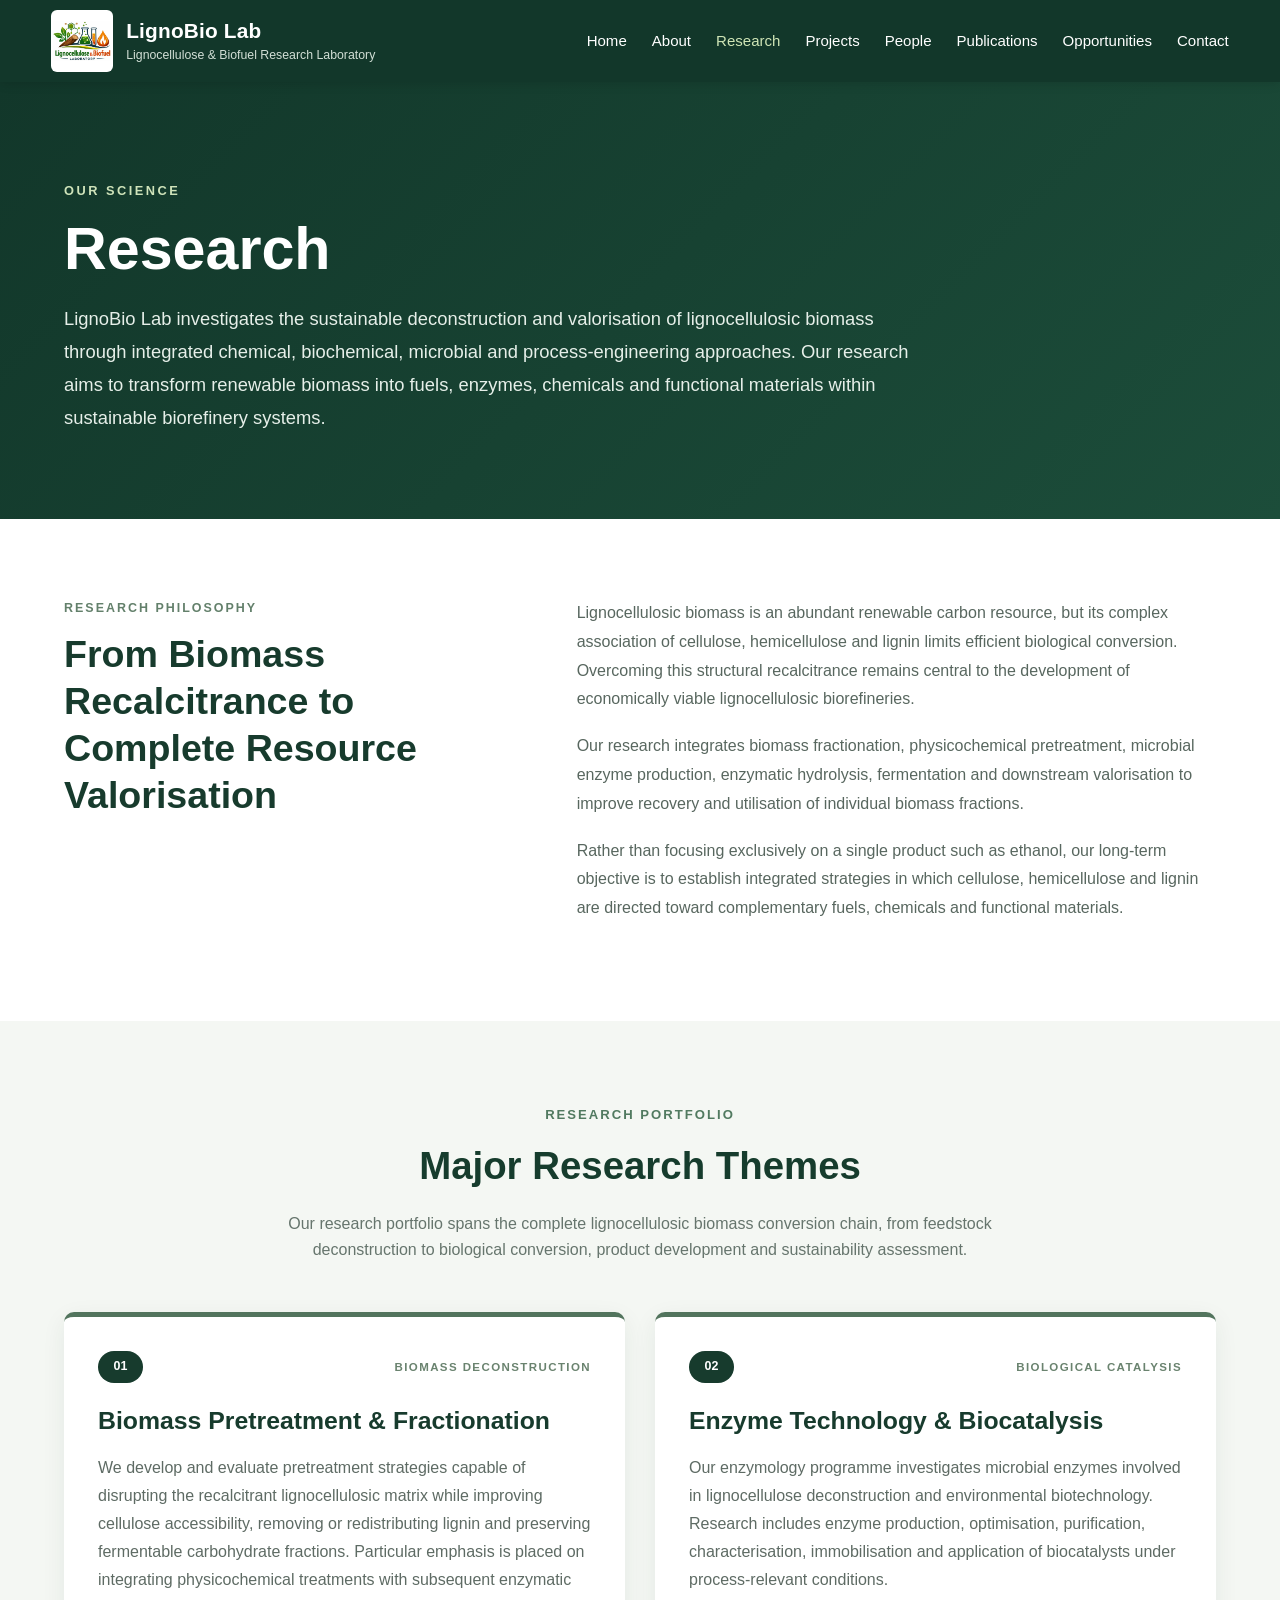
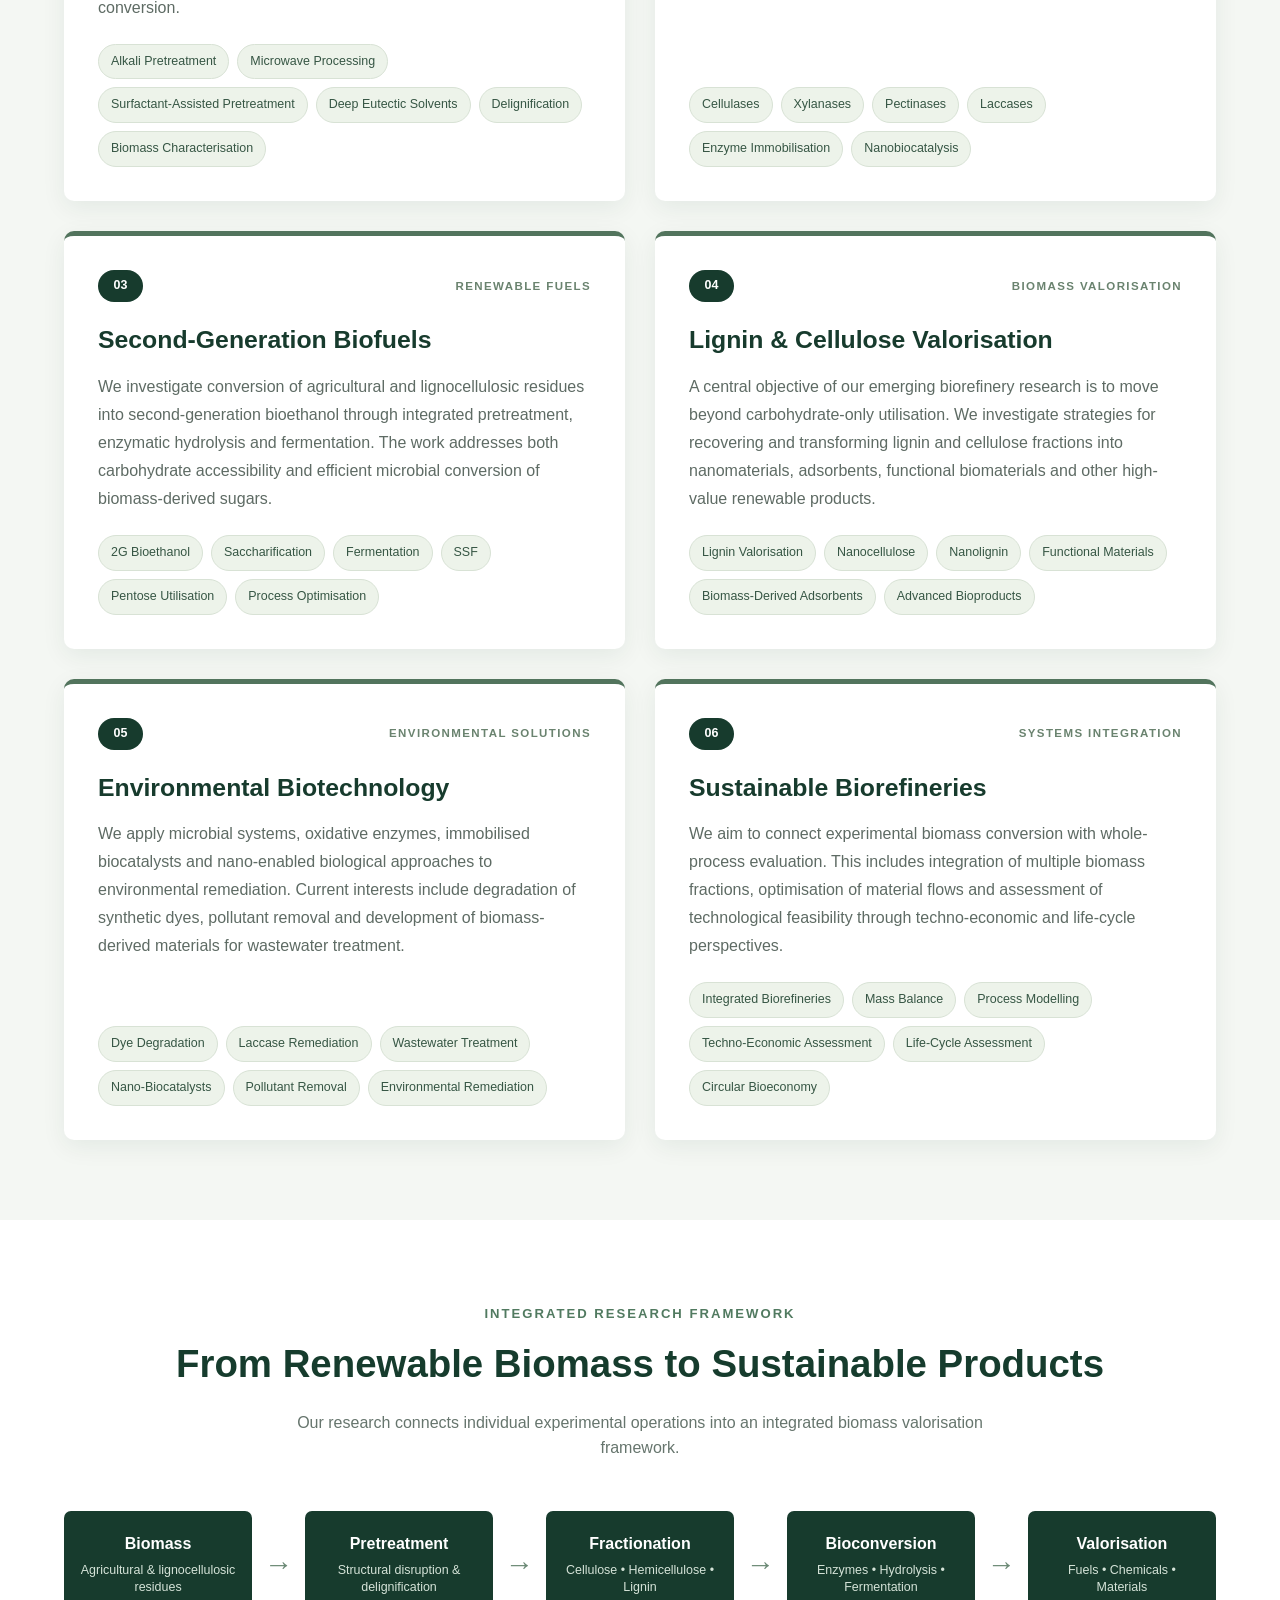
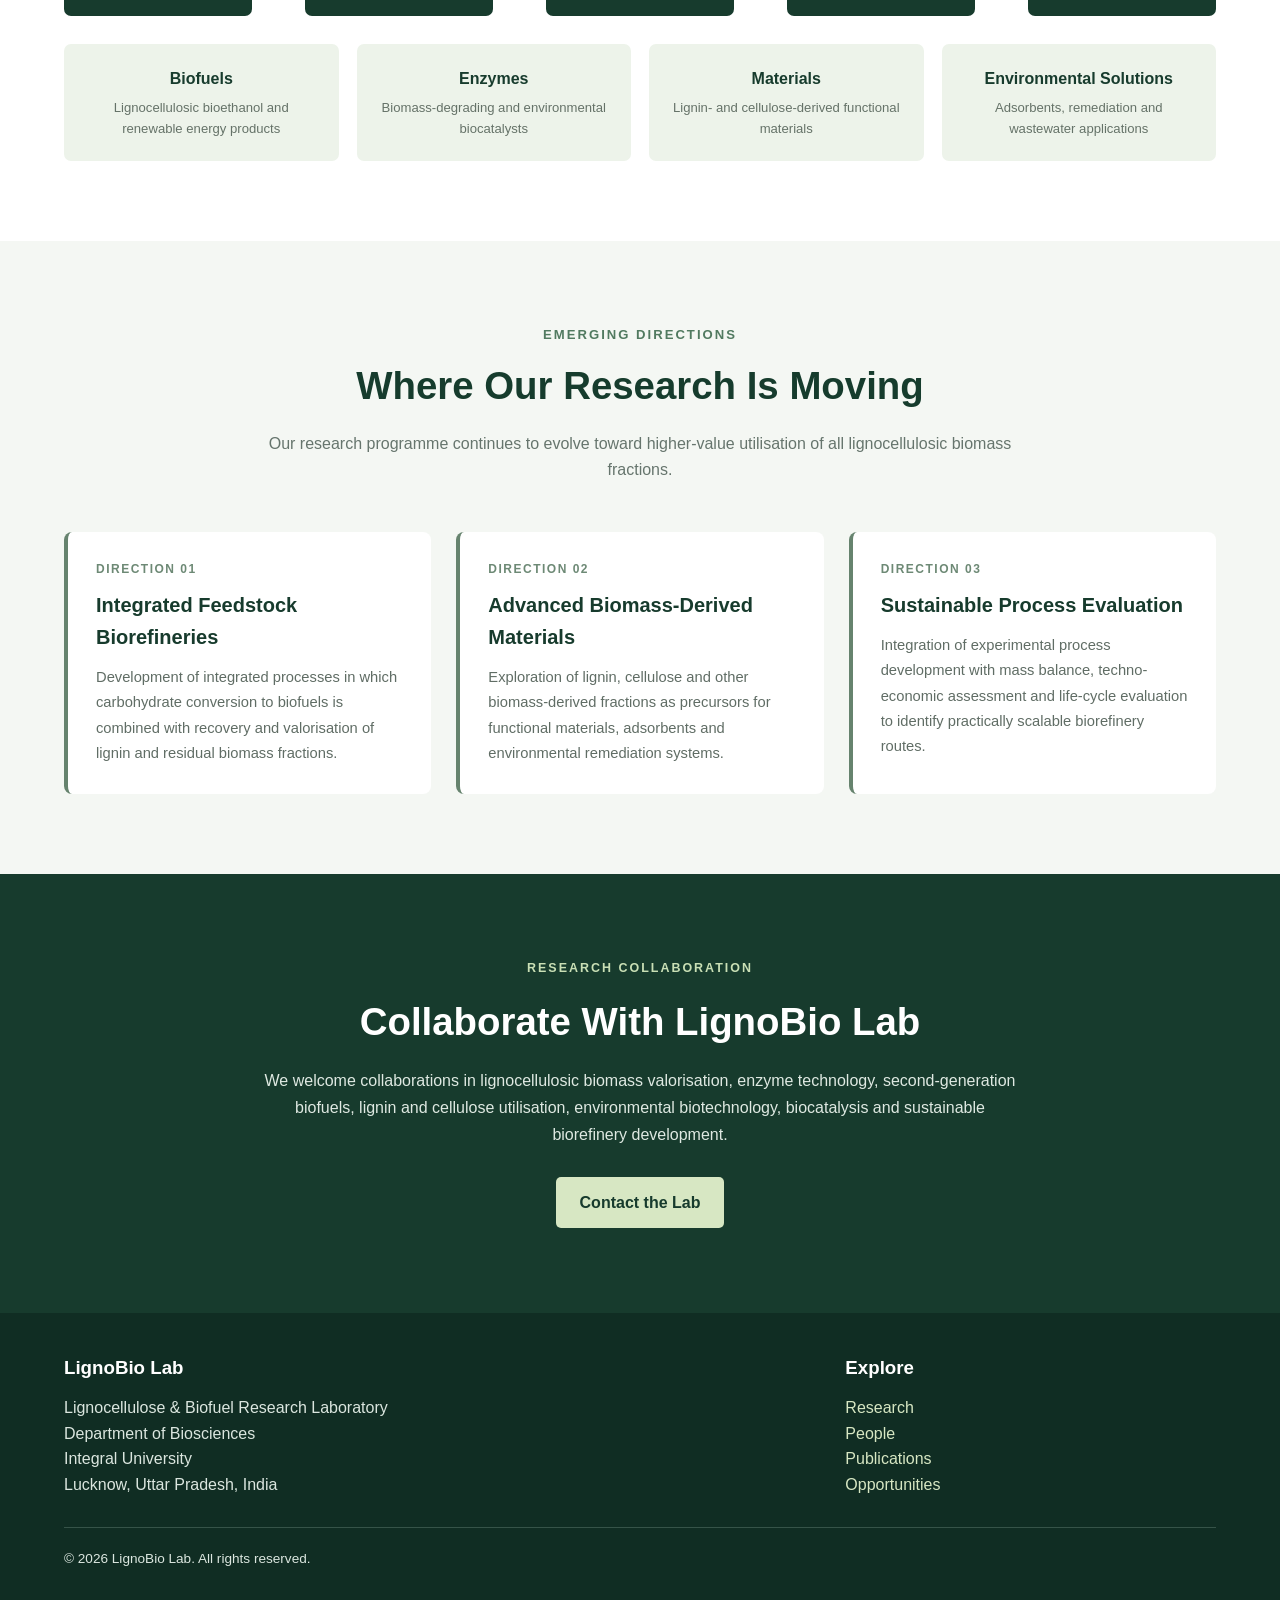
<file: research.html>
<!DOCTYPE html>
<html lang="en">

<head>

    <meta charset="UTF-8">

    <meta name="viewport"
          content="width=device-width, initial-scale=1.0">

    <meta name="description"
          content="Research at LignoBio Lab focuses on lignocellulosic biomass valorisation, biomass pretreatment, enzyme technology, second-generation biofuels, lignin and cellulose valorisation, environmental biotechnology and sustainable biorefineries.">

    <meta name="keywords"
          content="lignocellulosic biomass, biomass valorisation, lignocellulose, bioethanol, second generation biofuel, cellulase, laccase, lignin valorisation, biomass pretreatment, biorefinery">

    <title>
        Research | LignoBio Lab
    </title>

    <link rel="stylesheet" href="style.css">


    <!-- =====================================================
         PAGE-SPECIFIC STYLING
    ====================================================== -->

    <style>

        /* PAGE HERO */

        .research-hero {
            background: linear-gradient(
                135deg,
                #12372a 0%,
                #1c4d3a 100%
            );
            color: white;
            padding: 95px 0 85px;
        }

        .research-hero-content {
            max-width: 900px;
        }

        .research-hero .eyebrow {
            display: inline-block;
            text-transform: uppercase;
            letter-spacing: 2.5px;
            font-size: 0.8rem;
            font-weight: 700;
            color: #cfe3ba;
            margin-bottom: 15px;
        }

        .research-hero h1 {
            font-size: 3.7rem;
            line-height: 1.1;
            margin-bottom: 20px;
        }

        .research-hero p {
            font-size: 1.15rem;
            line-height: 1.8;
            color: #e6efe9;
            max-width: 850px;
        }


        /* RESEARCH PHILOSOPHY */

        .research-philosophy {
            display: grid;
            grid-template-columns: 0.9fr 1.3fr;
            gap: 70px;
            align-items: start;
        }

        .philosophy-heading span {
            display: block;
            text-transform: uppercase;
            letter-spacing: 2px;
            font-size: 0.78rem;
            font-weight: 700;
            color: #63806b;
            margin-bottom: 12px;
        }

        .philosophy-heading h2 {
            color: #173b2d;
            font-size: 2.35rem;
            line-height: 1.25;
        }

        .philosophy-text p {
            color: #58675f;
            margin-bottom: 18px;
            line-height: 1.8;
        }


        /* THEMES SECTION */

        .research-themes-section {
            background: #f4f7f3;
        }

        .research-grid {
            display: grid;
            grid-template-columns: repeat(2, minmax(0, 1fr));
            gap: 30px;
        }


        /* RESEARCH PLACARDS */

        .research-placard {
            background: #ffffff;
            padding: 34px;
            border-radius: 10px;
            border-top: 5px solid #52745d;
            box-shadow: 0 7px 24px rgba(20, 55, 42, 0.07);
            display: flex;
            flex-direction: column;
            height: 100%;
            transition:
                transform 0.25s ease,
                box-shadow 0.25s ease;
        }

        .research-placard:hover {
            transform: translateY(-5px);
            box-shadow: 0 14px 32px rgba(20, 55, 42, 0.12);
        }

        .placard-header {
            display: flex;
            justify-content: space-between;
            align-items: center;
            gap: 15px;
            margin-bottom: 22px;
        }

        .theme-number {
            display: inline-flex;
            align-items: center;
            justify-content: center;
            min-width: 45px;
            height: 32px;
            background: #173b2d;
            color: white;
            border-radius: 20px;
            font-size: 0.78rem;
            font-weight: 800;
        }

        .theme-category {
            color: #6a836f;
            text-transform: uppercase;
            letter-spacing: 1.4px;
            font-size: 0.72rem;
            font-weight: 700;
            text-align: right;
        }

        .research-placard h3 {
            color: #173b2d;
            font-size: 1.55rem;
            line-height: 1.3;
            margin-bottom: 16px;
        }

        .research-placard > p {
            color: #5e6b64;
            line-height: 1.75;
            margin-bottom: 22px;
        }


        /* TAGS */

        .theme-tags {
            display: flex;
            flex-wrap: wrap;
            gap: 8px;
            margin-top: auto;
        }

        .theme-tags span {
            background: #edf3ea;
            color: #365644;
            border: 1px solid #d8e2d5;
            border-radius: 20px;
            padding: 7px 12px;
            font-size: 0.78rem;
        }


        /* BIOREFINERY FRAMEWORK */

        .framework-section {
            background: #ffffff;
        }

        .framework-wrapper {
            margin-top: 45px;
        }

        .framework-flow {
            display: grid;
            grid-template-columns:
                1fr auto
                1fr auto
                1fr auto
                1fr auto
                1fr;
            gap: 12px;
            align-items: center;
        }

        .flow-box {
            background: #173b2d;
            color: white;
            min-height: 105px;
            padding: 20px 15px;
            border-radius: 7px;
            text-align: center;
            display: flex;
            flex-direction: column;
            justify-content: center;
        }

        .flow-box strong {
            display: block;
            font-size: 1rem;
            margin-bottom: 5px;
        }

        .flow-box span {
            color: #d5e3d8;
            font-size: 0.78rem;
            line-height: 1.4;
        }

        .flow-arrow {
            color: #6b8975;
            font-size: 1.8rem;
            font-weight: 700;
        }


        /* PRODUCT OUTCOMES */

        .outcomes-grid {
            display: grid;
            grid-template-columns: repeat(4, 1fr);
            gap: 18px;
            margin-top: 28px;
        }

        .outcome-card {
            background: #edf3ea;
            padding: 22px;
            text-align: center;
            border-radius: 7px;
        }

        .outcome-card h4 {
            color: #173b2d;
            margin-bottom: 5px;
        }

        .outcome-card p {
            color: #657268;
            font-size: 0.82rem;
        }


        /* CURRENT DIRECTIONS */

        .directions-section {
            background: #f4f7f3;
        }

        .directions-grid {
            display: grid;
            grid-template-columns: repeat(3, 1fr);
            gap: 25px;
        }

        .direction-card {
            background: white;
            padding: 28px;
            border-radius: 8px;
            border-left: 4px solid #66836e;
        }

        .direction-card span {
            display: block;
            color: #6d8975;
            font-size: 0.75rem;
            font-weight: 700;
            text-transform: uppercase;
            letter-spacing: 1.5px;
            margin-bottom: 10px;
        }

        .direction-card h3 {
            color: #173b2d;
            margin-bottom: 12px;
            font-size: 1.25rem;
        }

        .direction-card p {
            color: #606d65;
            line-height: 1.7;
            font-size: 0.92rem;
        }


        /* COLLABORATION */

        .research-collaboration {
            background: #173b2d;
            color: white;
            padding: 85px 0;
            text-align: center;
        }

        .research-collaboration span {
            display: block;
            color: #c9dfb5;
            text-transform: uppercase;
            letter-spacing: 2px;
            font-size: 0.78rem;
            font-weight: 700;
            margin-bottom: 12px;
        }

        .research-collaboration h2 {
            font-size: 2.4rem;
            margin-bottom: 15px;
        }

        .research-collaboration p {
            color: #dfe9e2;
            max-width: 760px;
            margin: 0 auto 28px;
            line-height: 1.7;
        }


        /* ACTIVE LINK */

        .nav-links .active-link {
            color: #cfe5b6;
        }


        /* =====================================================
           RESPONSIVE DESIGN
        ====================================================== */

        @media (max-width: 950px) {

            .research-grid {
                grid-template-columns: 1fr;
            }

            .research-philosophy {
                grid-template-columns: 1fr;
                gap: 30px;
            }

            .framework-flow {
                grid-template-columns: 1fr;
            }

            .flow-arrow {
                transform: rotate(90deg);
                text-align: center;
            }

            .outcomes-grid {
                grid-template-columns: repeat(2, 1fr);
            }

            .directions-grid {
                grid-template-columns: 1fr;
            }

        }


        @media (max-width: 650px) {

            .research-hero {
                padding: 65px 0 60px;
            }

            .research-hero h1 {
                font-size: 2.6rem;
            }

            .research-placard {
                padding: 25px;
            }

            .placard-header {
                align-items: flex-start;
            }

            .outcomes-grid {
                grid-template-columns: 1fr;
            }

        }

    </style>

</head>


<body>


<!-- =====================================================
     HEADER
===================================================== -->

<header class="site-header">

    <nav class="navbar">

        <a href="index.html" class="lab-brand">

            <div class="logo-box">

                <img src="lignobio-logo.png"
                     alt="LignoBio Lab Logo"
                     class="lab-logo">

            </div>

            <div class="lab-name">

                <strong>
                    LignoBio Lab
                </strong>

                <span>
                    Lignocellulose & Biofuel Research Laboratory
                </span>

            </div>

        </a>

<button class="menu-toggle"
        aria-label="Open navigation menu"
        aria-expanded="false">
    ☰
</button>
   <ul class="nav-links">

    <li>
        <a href="index.html">
            Home
        </a>
    </li>

    <li>
        <a href="index.html#about">
            About
        </a>
    </li>

    <li>
        <a href="research.html" class="active-link">
            Research
        </a>
    </li>

    <li>
        <a href="projects.html">
            Projects
        </a>
    </li>

    <li>
        <a href="people.html">
            People
        </a>
    </li>

    <li>
        <a href="publications.html">
            Publications
        </a>
    </li>

    <li>
        <a href="opportunities.html">
            Opportunities
        </a>
    </li>

    <li>
        <a href="contact.html">
            Contact
        </a>
    </li>

</ul>

    </nav>

</header>



<!-- =====================================================
     RESEARCH HERO
===================================================== -->

<section class="research-hero">

    <div class="container">

        <div class="research-hero-content">

            <span class="eyebrow">
                Our Science
            </span>

            <h1>
                Research
            </h1>

            <p>
                LignoBio Lab investigates the sustainable
                deconstruction and valorisation of lignocellulosic
                biomass through integrated chemical, biochemical,
                microbial and process-engineering approaches.
                Our research aims to transform renewable biomass
                into fuels, enzymes, chemicals and functional
                materials within sustainable biorefinery systems.
            </p>

        </div>

    </div>

</section>



<!-- =====================================================
     RESEARCH PHILOSOPHY
===================================================== -->

<section class="section">

    <div class="container">

        <div class="research-philosophy">

            <div class="philosophy-heading">

                <span>
                    Research Philosophy
                </span>

                <h2>
                    From Biomass Recalcitrance to Complete
                    Resource Valorisation
                </h2>

            </div>


            <div class="philosophy-text">

                <p>
                    Lignocellulosic biomass is an abundant renewable
                    carbon resource, but its complex association of
                    cellulose, hemicellulose and lignin limits efficient
                    biological conversion. Overcoming this structural
                    recalcitrance remains central to the development
                    of economically viable lignocellulosic biorefineries.
                </p>

                <p>
                    Our research integrates biomass fractionation,
                    physicochemical pretreatment, microbial enzyme
                    production, enzymatic hydrolysis, fermentation
                    and downstream valorisation to improve recovery
                    and utilisation of individual biomass fractions.
                </p>

                <p>
                    Rather than focusing exclusively on a single
                    product such as ethanol, our long-term objective
                    is to establish integrated strategies in which
                    cellulose, hemicellulose and lignin are directed
                    toward complementary fuels, chemicals and
                    functional materials.
                </p>

            </div>

        </div>

    </div>

</section>



<!-- =====================================================
     SIX RESEARCH THEMES
===================================================== -->

<section class="section research-themes-section">

    <div class="container">

        <div class="section-title">

            <span>
                Research Portfolio
            </span>

            <h2>
                Major Research Themes
            </h2>

            <p>
                Our research portfolio spans the complete
                lignocellulosic biomass conversion chain,
                from feedstock deconstruction to biological
                conversion, product development and
                sustainability assessment.
            </p>

        </div>


        <div class="research-grid">


            <!-- =================================================
                 THEME 01
            ================================================== -->

            <article class="research-placard">

                <div class="placard-header">

                    <span class="theme-number">
                        01
                    </span>

                    <span class="theme-category">
                        Biomass Deconstruction
                    </span>

                </div>


                <h3>
                    Biomass Pretreatment & Fractionation
                </h3>


                <p>
                    We develop and evaluate pretreatment strategies
                    capable of disrupting the recalcitrant
                    lignocellulosic matrix while improving cellulose
                    accessibility, removing or redistributing lignin
                    and preserving fermentable carbohydrate fractions.
                    Particular emphasis is placed on integrating
                    physicochemical treatments with subsequent
                    enzymatic conversion.
                </p>


                <div class="theme-tags">

                    <span>
                        Alkali Pretreatment
                    </span>

                    <span>
                        Microwave Processing
                    </span>

                    <span>
                        Surfactant-Assisted Pretreatment
                    </span>

                    <span>
                        Deep Eutectic Solvents
                    </span>

                    <span>
                        Delignification
                    </span>

                    <span>
                        Biomass Characterisation
                    </span>

                </div>

            </article>



            <!-- =================================================
                 THEME 02
            ================================================== -->

            <article class="research-placard">

                <div class="placard-header">

                    <span class="theme-number">
                        02
                    </span>

                    <span class="theme-category">
                        Biological Catalysis
                    </span>

                </div>


                <h3>
                    Enzyme Technology & Biocatalysis
                </h3>


                <p>
                    Our enzymology programme investigates microbial
                    enzymes involved in lignocellulose deconstruction
                    and environmental biotechnology. Research includes
                    enzyme production, optimisation, purification,
                    characterisation, immobilisation and application
                    of biocatalysts under process-relevant conditions.
                </p>


                <div class="theme-tags">

                    <span>
                        Cellulases
                    </span>

                    <span>
                        Xylanases
                    </span>

                    <span>
                        Pectinases
                    </span>

                    <span>
                        Laccases
                    </span>

                    <span>
                        Enzyme Immobilisation
                    </span>

                    <span>
                        Nanobiocatalysis
                    </span>

                </div>

            </article>



            <!-- =================================================
                 THEME 03
            ================================================== -->

            <article class="research-placard">

                <div class="placard-header">

                    <span class="theme-number">
                        03
                    </span>

                    <span class="theme-category">
                        Renewable Fuels
                    </span>

                </div>


                <h3>
                    Second-Generation Biofuels
                </h3>


                <p>
                    We investigate conversion of agricultural and
                    lignocellulosic residues into second-generation
                    bioethanol through integrated pretreatment,
                    enzymatic hydrolysis and fermentation. The work
                    addresses both carbohydrate accessibility and
                    efficient microbial conversion of biomass-derived
                    sugars.
                </p>


                <div class="theme-tags">

                    <span>
                        2G Bioethanol
                    </span>

                    <span>
                        Saccharification
                    </span>

                    <span>
                        Fermentation
                    </span>

                    <span>
                        SSF
                    </span>

                    <span>
                        Pentose Utilisation
                    </span>

                    <span>
                        Process Optimisation
                    </span>

                </div>

            </article>



            <!-- =================================================
                 THEME 04
            ================================================== -->

            <article class="research-placard">

                <div class="placard-header">

                    <span class="theme-number">
                        04
                    </span>

                    <span class="theme-category">
                        Biomass Valorisation
                    </span>

                </div>


                <h3>
                    Lignin & Cellulose Valorisation
                </h3>


                <p>
                    A central objective of our emerging biorefinery
                    research is to move beyond carbohydrate-only
                    utilisation. We investigate strategies for
                    recovering and transforming lignin and cellulose
                    fractions into nanomaterials, adsorbents,
                    functional biomaterials and other high-value
                    renewable products.
                </p>


                <div class="theme-tags">

                    <span>
                        Lignin Valorisation
                    </span>

                    <span>
                        Nanocellulose
                    </span>

                    <span>
                        Nanolignin
                    </span>

                    <span>
                        Functional Materials
                    </span>

                    <span>
                        Biomass-Derived Adsorbents
                    </span>

                    <span>
                        Advanced Bioproducts
                    </span>

                </div>

            </article>



            <!-- =================================================
                 THEME 05
            ================================================== -->

            <article class="research-placard">

                <div class="placard-header">

                    <span class="theme-number">
                        05
                    </span>

                    <span class="theme-category">
                        Environmental Solutions
                    </span>

                </div>


                <h3>
                    Environmental Biotechnology
                </h3>


                <p>
                    We apply microbial systems, oxidative enzymes,
                    immobilised biocatalysts and nano-enabled
                    biological approaches to environmental
                    remediation. Current interests include degradation
                    of synthetic dyes, pollutant removal and
                    development of biomass-derived materials for
                    wastewater treatment.
                </p>


                <div class="theme-tags">

                    <span>
                        Dye Degradation
                    </span>

                    <span>
                        Laccase Remediation
                    </span>

                    <span>
                        Wastewater Treatment
                    </span>

                    <span>
                        Nano-Biocatalysts
                    </span>

                    <span>
                        Pollutant Removal
                    </span>

                    <span>
                        Environmental Remediation
                    </span>

                </div>

            </article>



            <!-- =================================================
                 THEME 06
            ================================================== -->

            <article class="research-placard">

                <div class="placard-header">

                    <span class="theme-number">
                        06
                    </span>

                    <span class="theme-category">
                        Systems Integration
                    </span>

                </div>


                <h3>
                    Sustainable Biorefineries
                </h3>


                <p>
                    We aim to connect experimental biomass conversion
                    with whole-process evaluation. This includes
                    integration of multiple biomass fractions,
                    optimisation of material flows and assessment
                    of technological feasibility through
                    techno-economic and life-cycle perspectives.
                </p>


                <div class="theme-tags">

                    <span>
                        Integrated Biorefineries
                    </span>

                    <span>
                        Mass Balance
                    </span>

                    <span>
                        Process Modelling
                    </span>

                    <span>
                        Techno-Economic Assessment
                    </span>

                    <span>
                        Life-Cycle Assessment
                    </span>

                    <span>
                        Circular Bioeconomy
                    </span>

                </div>

            </article>


        </div>

    </div>

</section>



<!-- =====================================================
     INTEGRATED BIOREFINERY FRAMEWORK
===================================================== -->

<section class="section framework-section">

    <div class="container">

        <div class="section-title">

            <span>
                Integrated Research Framework
            </span>

            <h2>
                From Renewable Biomass to Sustainable Products
            </h2>

            <p>
                Our research connects individual experimental
                operations into an integrated biomass
                valorisation framework.
            </p>

        </div>


        <div class="framework-wrapper">

            <div class="framework-flow">


                <div class="flow-box">

                    <strong>
                        Biomass
                    </strong>

                    <span>
                        Agricultural &
                        lignocellulosic residues
                    </span>

                </div>


                <div class="flow-arrow">
                    →
                </div>


                <div class="flow-box">

                    <strong>
                        Pretreatment
                    </strong>

                    <span>
                        Structural disruption
                        & delignification
                    </span>

                </div>


                <div class="flow-arrow">
                    →
                </div>


                <div class="flow-box">

                    <strong>
                        Fractionation
                    </strong>

                    <span>
                        Cellulose • Hemicellulose
                        • Lignin
                    </span>

                </div>


                <div class="flow-arrow">
                    →
                </div>


                <div class="flow-box">

                    <strong>
                        Bioconversion
                    </strong>

                    <span>
                        Enzymes • Hydrolysis
                        • Fermentation
                    </span>

                </div>


                <div class="flow-arrow">
                    →
                </div>


                <div class="flow-box">

                    <strong>
                        Valorisation
                    </strong>

                    <span>
                        Fuels • Chemicals
                        • Materials
                    </span>

                </div>


            </div>



            <div class="outcomes-grid">


                <div class="outcome-card">

                    <h4>
                        Biofuels
                    </h4>

                    <p>
                        Lignocellulosic bioethanol
                        and renewable energy products
                    </p>

                </div>


                <div class="outcome-card">

                    <h4>
                        Enzymes
                    </h4>

                    <p>
                        Biomass-degrading and
                        environmental biocatalysts
                    </p>

                </div>


                <div class="outcome-card">

                    <h4>
                        Materials
                    </h4>

                    <p>
                        Lignin- and cellulose-derived
                        functional materials
                    </p>

                </div>


                <div class="outcome-card">

                    <h4>
                        Environmental Solutions
                    </h4>

                    <p>
                        Adsorbents, remediation
                        and wastewater applications
                    </p>

                </div>


            </div>

        </div>

    </div>

</section>



<!-- =====================================================
     CURRENT & EMERGING DIRECTIONS
===================================================== -->

<section class="section directions-section">

    <div class="container">

        <div class="section-title">

            <span>
                Emerging Directions
            </span>

            <h2>
                Where Our Research Is Moving
            </h2>

            <p>
                Our research programme continues to evolve
                toward higher-value utilisation of all
                lignocellulosic biomass fractions.
            </p>

        </div>


        <div class="directions-grid">


            <div class="direction-card">

                <span>
                    Direction 01
                </span>

                <h3>
                    Integrated Feedstock Biorefineries
                </h3>

                <p>
                    Development of integrated processes in which
                    carbohydrate conversion to biofuels is combined
                    with recovery and valorisation of lignin and
                    residual biomass fractions.
                </p>

            </div>


            <div class="direction-card">

                <span>
                    Direction 02
                </span>

                <h3>
                    Advanced Biomass-Derived Materials
                </h3>

                <p>
                    Exploration of lignin, cellulose and other
                    biomass-derived fractions as precursors for
                    functional materials, adsorbents and
                    environmental remediation systems.
                </p>

            </div>


            <div class="direction-card">

                <span>
                    Direction 03
                </span>

                <h3>
                    Sustainable Process Evaluation
                </h3>

                <p>
                    Integration of experimental process development
                    with mass balance, techno-economic assessment
                    and life-cycle evaluation to identify
                    practically scalable biorefinery routes.
                </p>

            </div>


        </div>

    </div>

</section>



<!-- =====================================================
     COLLABORATION
===================================================== -->

<section class="research-collaboration">

    <div class="container">

        <span>
            Research Collaboration
        </span>

        <h2>
            Collaborate With LignoBio Lab
        </h2>

        <p>
            We welcome collaborations in lignocellulosic biomass
            valorisation, enzyme technology, second-generation
            biofuels, lignin and cellulose utilisation,
            environmental biotechnology, biocatalysis and
            sustainable biorefinery development.
        </p>

        <a href="index.html#contact"
           class="btn btn-primary">

            Contact the Lab

        </a>

    </div>

</section>



<!-- =====================================================
     FOOTER
===================================================== -->

<footer>

    <div class="container">

        <div class="footer-grid">


            <div>

                <h3>
                    LignoBio Lab
                </h3>

                <p>
                    Lignocellulose & Biofuel Research Laboratory
                    <br>
                    Department of Biosciences
                    <br>
                    Integral University
                    <br>
                    Lucknow, Uttar Pradesh, India
                </p>

            </div>


            <div>

                <h3>
                    Explore
                </h3>

                <p>

                    <a href="research.html">
                        Research
                    </a>

                    <br>

                    <a href="people.html">
                        People
                    </a>

                    <br>

                    <a href="index.html#publications">
                        Publications
                    </a>

                    <br>

                    <a href="index.html#opportunities">
                        Opportunities
                    </a>

                </p>

            </div>


        </div>


        <div class="copyright">

            © 2026 LignoBio Lab.
            All rights reserved.

        </div>

    </div>

</footer>

<script src="script.js"></script>
</body>

</html>
</file>
<file: style.css>
/* =========================================================
   GLOBAL RESET
========================================================= */

* {
    margin: 0;
    padding: 0;
    box-sizing: border-box;
}

html {
    scroll-behavior: smooth;
}

body {
    font-family: Arial, Helvetica, sans-serif;
    line-height: 1.6;
    color: #24302b;
    background: #ffffff;
}

img {
    max-width: 100%;
}


/* =========================================================
   GLOBAL CONTAINER
========================================================= */

.container {
    width: 90%;
    max-width: 1200px;
    margin: auto;
}

.section {
    padding: 80px 0;
}


/* =========================================================
   HEADER & NAVIGATION
========================================================= */

.site-header {
    background: #12372a;
    position: sticky;
    top: 0;
    z-index: 1000;
    box-shadow: 0 2px 10px rgba(0, 0, 0, 0.12);
}

.navbar {
    width: 92%;
    max-width: 1300px;
    margin: auto;

    min-height: 82px;

    display: flex;
    justify-content: space-between;
    align-items: center;

    gap: 28px;
    padding: 8px 0;
}


/* LAB BRAND */

.lab-brand {
    display: flex;
    align-items: center;
    gap: 13px;

    text-decoration: none;
    flex-shrink: 0;
}


/* LOGO */

.logo-box {
    width: 62px;
    height: 62px;

    background: white;
    border-radius: 6px;

    display: flex;
    justify-content: center;
    align-items: center;

    overflow: hidden;
}

.lab-logo {
    width: 58px;
    height: 58px;

    object-fit: contain;
    display: block;
}


/* LAB NAME */

.lab-name {
    display: flex;
    flex-direction: column;

    line-height: 1.15;
}

.lab-name strong {
    color: #ffffff;

    font-size: 1.3rem;
    font-weight: 750;

    letter-spacing: 0.2px;
}

.lab-name span {
    color: #d2dfd6;

    font-size: 0.77rem;

    margin-top: 5px;

    white-space: nowrap;
}


/* NAVIGATION */

.nav-links {
    display: flex;
    align-items: center;

    list-style: none;

    gap: 25px;

    margin: 0;
    padding: 0;
}

.nav-links li {
    margin: 0;
}

.nav-links a {
    color: #ffffff;

    text-decoration: none;

    font-size: 0.94rem;
    font-weight: 500;

    transition: color 0.2s ease;
}

.nav-links a:hover,
.nav-links .active-link {
    color: #cfe5b6;
}


/* =========================================================
   HOMEPAGE HERO
========================================================= */

.hero {
    min-height: 88vh;

    display: flex;
    align-items: center;

    background:
        linear-gradient(
            rgba(15, 52, 40, 0.88),
            rgba(15, 52, 40, 0.82)
        ),
        url("https://images.unsplash.com/photo-1531058240690-006c446962d8?auto=format&fit=crop&w=1600&q=80");

    background-size: cover;
    background-position: center;

    color: white;
}

.hero-content {
    width: 90%;
    max-width: 1200px;

    margin: auto;
}

.hero-tag {
    text-transform: uppercase;

    letter-spacing: 3px;

    font-size: 0.9rem;

    margin-bottom: 15px;

    color: #dce8ce;
}

.hero h1 {
    max-width: 850px;

    font-size: 3.5rem;
    line-height: 1.15;

    margin-bottom: 20px;
}

.hero p {
    max-width: 750px;

    font-size: 1.2rem;

    margin-bottom: 30px;

    color: #f0f5f1;
}

.hero-buttons {
    display: flex;
    flex-wrap: wrap;

    gap: 15px;
}


/* =========================================================
   BUTTONS
========================================================= */

.btn {
    display: inline-block;

    padding: 13px 24px;

    text-decoration: none;

    border-radius: 5px;

    font-weight: 600;

    transition: 0.2s ease;
}

.btn-primary {
    background: #d7e7c3;
    color: #173b2d;
}

.btn-secondary {
    border: 1px solid white;
    color: white;
}

.btn:hover {
    opacity: 0.9;
    transform: translateY(-1px);
}


/* =========================================================
   SECTION TITLES
========================================================= */

.section-title {
    text-align: center;

    margin-bottom: 50px;
}

.section-title span {
    color: #517a60;

    text-transform: uppercase;

    letter-spacing: 2px;

    font-size: 0.82rem;
    font-weight: 700;
}

.section-title h2 {
    color: #163c2d;

    font-size: 2.4rem;

    margin-top: 8px;
}

.section-title p {
    max-width: 760px;

    margin: 15px auto 0;

    color: #66756d;
}


/* =========================================================
   HOMEPAGE ABOUT
========================================================= */

.about-grid {
    display: grid;

    grid-template-columns: 1fr 1fr;

    gap: 50px;

    align-items: center;
}

.about-text h2 {
    color: #163c2d;

    margin-bottom: 20px;

    font-size: 2rem;
}

.about-text p {
    margin-bottom: 16px;

    color: #55645c;
}

.about-box {
    background: #edf4e8;

    padding: 35px;

    border-left: 5px solid #517a60;
}

.about-box h3 {
    color: #173b2d;

    margin-bottom: 15px;
}


/* =========================================================
   HOMEPAGE RESEARCH CARDS
========================================================= */

.research-section {
    background: #f5f8f4;
}

.cards {
    display: grid;

    grid-template-columns: repeat(3, 1fr);

    gap: 25px;
}

.card {
    background: white;

    padding: 30px;

    border-radius: 7px;

    box-shadow: 0 5px 20px rgba(0, 0, 0, 0.06);

    transition: transform 0.3s ease;
}

.card:hover {
    transform: translateY(-5px);
}

.card-number {
    color: #76947d;

    font-size: 0.85rem;
    font-weight: 700;

    margin-bottom: 12px;
}

.card h3 {
    color: #173b2d;

    margin-bottom: 12px;
}

.card p {
    color: #66756d;

    font-size: 0.95rem;
}


/* =========================================================
   RESEARCH PAGE HERO
========================================================= */

.page-hero,
.research-hero {
    background:
        linear-gradient(
            135deg,
            #12372a 0%,
            #1c4d3a 100%
        );

    color: white;

    padding: 90px 0 80px;
}

.page-eyebrow,
.research-hero .eyebrow {
    display: inline-block;

    color: #cfe3ba;

    text-transform: uppercase;

    letter-spacing: 2.5px;

    font-size: 0.8rem;
    font-weight: 700;

    margin-bottom: 12px;
}

.page-hero h1,
.research-hero h1 {
    font-size: 3.5rem;

    line-height: 1.1;

    margin-bottom: 18px;
}

.page-hero p,
.research-hero p {
    max-width: 850px;

    color: #e4eee7;

    font-size: 1.15rem;
    line-height: 1.8;
}


/* =========================================================
   RESEARCH PHILOSOPHY
========================================================= */

.research-philosophy,
.research-intro {
    display: grid;

    grid-template-columns: 0.9fr 1.3fr;

    gap: 65px;

    align-items: start;
}

.philosophy-heading span,
.research-label {
    display: inline-block;

    color: #63806b;

    text-transform: uppercase;

    letter-spacing: 2px;

    font-size: 0.78rem;
    font-weight: 700;

    margin-bottom: 10px;
}

.philosophy-heading h2,
.research-intro h2 {
    color: #173b2d;

    font-size: 2.25rem;

    line-height: 1.25;
}

.philosophy-text p,
.research-intro p {
    color: #59675f;

    margin-bottom: 18px;

    line-height: 1.8;
}


/* =========================================================
   RESEARCH PLACARDS
   TWO SIDE BY SIDE
========================================================= */

.research-themes-section,
.research-grid-section {
    background: #f4f7f3;
}

.research-grid {
    display: grid;

    grid-template-columns: repeat(2, minmax(0, 1fr));

    gap: 30px;

    align-items: stretch;
}

.research-placard {
    background: #ffffff;

    padding: 34px;

    border-radius: 10px;

    border-top: 5px solid #52745d;

    box-shadow:
        0 7px 24px
        rgba(20, 55, 42, 0.07);

    display: flex;
    flex-direction: column;

    min-width: 0;

    transition:
        transform 0.25s ease,
        box-shadow 0.25s ease;
}

.research-placard:hover {
    transform: translateY(-5px);

    box-shadow:
        0 14px 32px
        rgba(20, 55, 42, 0.12);
}

.placard-header,
.placard-top {
    display: flex;

    justify-content: space-between;
    align-items: center;

    gap: 15px;

    margin-bottom: 20px;
}

.theme-number,
.placard-number {
    display: inline-flex;

    align-items: center;
    justify-content: center;

    min-width: 45px;
    height: 32px;

    background: #173b2d;
    color: white;

    border-radius: 20px;

    font-size: 0.78rem;
    font-weight: 800;
}

.theme-category,
.placard-label {
    color: #6a836f;

    text-transform: uppercase;

    letter-spacing: 1.4px;

    font-size: 0.72rem;
    font-weight: 700;

    text-align: right;
}

.research-placard h3 {
    color: #173b2d;

    font-size: 1.5rem;

    line-height: 1.3;

    margin-bottom: 16px;
}

.research-placard > p {
    color: #5e6b64;

    line-height: 1.75;

    margin-bottom: 22px;
}

.theme-tags,
.research-points {
    display: flex;
    flex-wrap: wrap;

    gap: 8px;

    margin-top: auto;
}

.theme-tags span,
.research-points span {
    background: #edf3ea;

    color: #365644;

    border: 1px solid #d8e2d5;

    border-radius: 20px;

    padding: 7px 12px;

    font-size: 0.78rem;
}


/* =========================================================
   OLD RESEARCH DETAIL CLASSES
   Kept temporarily for compatibility
========================================================= */

.research-detail {
    padding: 70px 0;

    border-top: 1px solid #e2e8e3;
}

.alt-research {
    background: #f5f8f4;
}

.research-detail-grid {
    display: grid;

    grid-template-columns: 100px 1fr;

    gap: 40px;
}

.research-number {
    color: #d8e5d6;

    font-size: 4rem;
    font-weight: 800;

    line-height: 1;
}

.research-content h2 {
    color: #173b2d;

    font-size: 2rem;

    margin-bottom: 20px;
}

.research-content > p {
    color: #5c6962;

    margin-bottom: 15px;
}


/* =========================================================
   RESEARCH FRAMEWORK
========================================================= */

.framework-section {
    background: #ffffff;
}

.framework-wrapper {
    margin-top: 40px;
}

.framework-flow {
    display: grid;

    grid-template-columns:
        1fr auto
        1fr auto
        1fr auto
        1fr auto
        1fr;

    gap: 12px;

    align-items: center;
}

.flow-box {
    min-height: 105px;

    background: #173b2d;

    color: white;

    padding: 20px 15px;

    border-radius: 7px;

    text-align: center;

    display: flex;
    flex-direction: column;
    justify-content: center;
}

.flow-box strong {
    font-size: 1rem;

    margin-bottom: 5px;
}

.flow-box span {
    color: #d5e3d8;

    font-size: 0.78rem;

    line-height: 1.4;
}

.flow-arrow {
    color: #6b8975;

    font-size: 1.8rem;
    font-weight: 700;
}


/* =========================================================
   PRODUCT OUTCOMES
========================================================= */

.outcomes-grid {
    display: grid;

    grid-template-columns: repeat(4, 1fr);

    gap: 18px;

    margin-top: 28px;
}

.outcome-card {
    background: #edf3ea;

    padding: 22px;

    text-align: center;

    border-radius: 7px;
}

.outcome-card h4 {
    color: #173b2d;

    margin-bottom: 5px;
}

.outcome-card p {
    color: #657268;

    font-size: 0.82rem;
}


/* =========================================================
   RESEARCH DIRECTIONS
========================================================= */

.directions-section {
    background: #f4f7f3;
}

.directions-grid {
    display: grid;

    grid-template-columns: repeat(3, 1fr);

    gap: 25px;
}

.direction-card {
    background: white;

    padding: 28px;

    border-radius: 8px;

    border-left: 4px solid #66836e;
}

.direction-card span {
    display: block;

    color: #6d8975;

    font-size: 0.75rem;
    font-weight: 700;

    text-transform: uppercase;

    letter-spacing: 1.5px;

    margin-bottom: 10px;
}

.direction-card h3 {
    color: #173b2d;

    font-size: 1.25rem;

    margin-bottom: 12px;
}

.direction-card p {
    color: #606d65;

    line-height: 1.7;

    font-size: 0.92rem;
}


/* =========================================================
   RESEARCH PIPELINE
========================================================= */

.pipeline {
    display: flex;

    justify-content: space-between;
    align-items: center;

    flex-wrap: wrap;

    gap: 15px;

    margin-top: 40px;
}

.pipeline-item {
    background: #173b2d;

    color: white;

    padding: 20px;

    min-width: 150px;

    flex: 1;

    text-align: center;

    border-radius: 5px;

    font-weight: 600;
}

.arrow {
    color: #76947d;

    font-size: 1.8rem;
}


/* =========================================================
   COLLABORATION / CTA
========================================================= */

.research-collaboration,
.research-cta {
    background: #173b2d;

    color: white;

    padding: 80px 0;

    text-align: center;
}

.research-collaboration span {
    display: block;

    color: #c9dfb5;

    text-transform: uppercase;

    letter-spacing: 2px;

    font-size: 0.78rem;
    font-weight: 700;

    margin-bottom: 12px;
}

.research-collaboration h2,
.research-cta h2 {
    font-size: 2.35rem;

    margin-bottom: 15px;
}

.research-collaboration p,
.research-cta p {
    max-width: 760px;

    color: #dfe9e2;

    margin: 0 auto 28px;

    line-height: 1.7;
}


/* =========================================================
   PI HOMEPAGE SECTION
========================================================= */

.pi-section {
    background: #15392c;

    color: white;
}

.pi-grid {
    display: grid;

    grid-template-columns: 1fr 2fr;

    gap: 50px;

    align-items: center;
}

.pi-photo {
    width: 100%;

    max-width: 320px;

    margin: auto;
}

.pi-photo img {
    width: 100%;
    height: 390px;

    object-fit: cover;
    object-position: center top;

    border-radius: 8px;

    display: block;

    box-shadow:
        0 12px 30px
        rgba(0, 0, 0, 0.25);
}

.pi-info h2 {
    font-size: 2.3rem;

    margin-bottom: 8px;
}

.pi-info h3 {
    color: #d5e3d5;

    font-size: 1.1rem;
    font-weight: 400;

    margin-bottom: 20px;
}

.pi-info p {
    color: #e6eee8;

    margin-bottom: 15px;
}


/* =========================================================
   PEOPLE PAGE
========================================================= */

.people-pi {
    display: grid;

    grid-template-columns: 330px 1fr;

    gap: 55px;

    align-items: center;
}

.people-photo img {
    width: 100%;
    height: 410px;

    object-fit: cover;
    object-position: center top;

    border-radius: 8px;

    box-shadow:
        0 10px 30px
        rgba(0, 0, 0, 0.15);
}

.people-info h2 {
    color: #173b2d;

    font-size: 2.3rem;

    margin-bottom: 5px;
}

.people-info h3 {
    color: #66806e;

    font-size: 1.05rem;
    font-weight: 500;

    margin-bottom: 18px;
}

.people-info p {
    color: #59675f;

    margin-bottom: 15px;

    max-width: 760px;
}


/* PROFILE BUTTONS */

.profile-links {
    display: flex;
    flex-wrap: wrap;

    gap: 10px;

    margin-top: 25px;
}

.profile-button {
    display: inline-block;

    text-decoration: none;

    border: 1px solid #78917e;

    color: #31533f;

    padding: 8px 15px;

    border-radius: 4px;

    font-size: 0.85rem;
}

.profile-button:hover {
    background: #173b2d;

    color: white;
}


/* TEAM */

.team-section {
    background: #f5f8f4;
}

.team-grid {
    display: grid;

    grid-template-columns: repeat(3, 1fr);

    gap: 25px;
}

.team-card {
    background: white;

    padding: 22px;

    border-radius: 7px;

    box-shadow:
        0 4px 18px
        rgba(0, 0, 0, 0.06);
}

.team-placeholder {
    height: 230px;

    background: #e4ece2;

    display: flex;
    align-items: center;
    justify-content: center;

    color: #728276;

    margin-bottom: 20px;

    border-radius: 5px;
}

.team-card h3 {
    color: #173b2d;

    margin-bottom: 4px;
}

.team-role {
    color: #67806d;

    font-weight: 600;

    font-size: 0.9rem;

    margin-bottom: 10px;
}

.team-card p {
    color: #657169;
}

.single-team {
    grid-template-columns: minmax(280px, 380px);

    justify-content: center;
}

.two-team {
    grid-template-columns: repeat(2, 1fr);

    max-width: 850px;

    margin: auto;
}

.research-topic {
    margin-top: 15px;

    line-height: 1.65;
}


/* STATUS */

.status-badge {
    display: inline-block;

    margin-top: 18px;

    padding: 6px 12px;

    border-radius: 20px;

    font-size: 0.76rem;
    font-weight: 700;
}

.current-status {
    background: #e4f1df;
    color: #31583c;
}

.submitted-status {
    background: #eef0e3;
    color: #5d6534;
}

.completed-status {
    background: #e1eee8;
    color: #315c4a;
}

.scholar-actions {
    margin-top: 20px;
}

.alumni-section {
    background: #edf4e8;
}


/* =========================================================
   PUBLICATIONS
========================================================= */

.publication {
    padding: 22px 0;

    border-bottom: 1px solid #dfe5df;
}

.publication h3 {
    color: #173b2d;

    margin-bottom: 8px;

    font-size: 1.05rem;
}

.publication p {
    color: #66756d;
}


/* =========================================================
   JOIN SECTION
========================================================= */

.join {
    background: #edf4e8;

    text-align: center;
}

.join h2 {
    color: #173b2d;

    font-size: 2.3rem;

    margin-bottom: 15px;
}

.join p {
    max-width: 700px;

    margin: 0 auto 25px;

    color: #5a6960;
}


/* =========================================================
   FOOTER
========================================================= */

footer {
    background: #102d23;

    color: #dbe6df;

    padding: 40px 0;
}

.footer-grid {
    display: grid;

    grid-template-columns: 2fr 1fr;

    gap: 40px;
}

footer h3 {
    color: white;

    margin-bottom: 12px;
}

footer a {
    color: #d7e7c3;

    text-decoration: none;
}

.copyright {
    margin-top: 30px;

    padding-top: 20px;

    border-top: 1px solid #365348;

    font-size: 0.85rem;
}


/* =========================================================
   RESPONSIVE DESIGN
========================================================= */

@media (max-width: 950px) {

    .research-grid {
        grid-template-columns: 1fr;
    }

    .research-philosophy,
    .research-intro {
        grid-template-columns: 1fr;

        gap: 30px;
    }

    .framework-flow {
        grid-template-columns: 1fr;
    }

    .flow-arrow {
        text-align: center;

        transform: rotate(90deg);
    }

    .outcomes-grid {
        grid-template-columns: repeat(2, 1fr);
    }

    .directions-grid {
        grid-template-columns: 1fr;
    }

}


/* MOBILE */

@media (max-width: 850px) {

    .navbar {
        min-height: 72px;
    }

    .logo-box {
        width: 52px;
        height: 52px;
    }

    .lab-logo {
        width: 48px;
        height: 48px;
    }

    .lab-name strong {
        font-size: 1.05rem;
    }

    .lab-name span {
        font-size: 0.68rem;

        white-space: normal;
    }

    .nav-links {
        display: none;
    }


    .hero h1 {
        font-size: 2.5rem;
    }


    .about-grid,
    .pi-grid,
    .people-pi {
        grid-template-columns: 1fr;
    }


    .cards {
        grid-template-columns: 1fr;
    }


    .team-grid,
    .two-team,
    .single-team {
        grid-template-columns: 1fr;
    }


    .people-photo {
        max-width: 300px;

        margin: auto;
    }


    .research-grid {
        grid-template-columns: 1fr;
    }


    .research-detail-grid {
        grid-template-columns: 1fr;

        gap: 20px;
    }


    .pipeline {
        flex-direction: column;
    }

    .arrow {
        transform: rotate(90deg);
    }


    .footer-grid {
        grid-template-columns: 1fr;
    }


    .page-hero,
    .research-hero {
        padding: 60px 0 55px;
    }

    .page-hero h1,
    .research-hero h1 {
        font-size: 2.5rem;
    }

}


/* SMALL PHONE */

@media (max-width: 550px) {

    .section {
        padding: 60px 0;
    }

    .research-placard {
        padding: 24px;
    }

    .placard-header,
    .placard-top {
        align-items: flex-start;
    }

    .outcomes-grid {
        grid-template-columns: 1fr;
    }

    .section-title h2 {
        font-size: 2rem;
    }

}
/* =========================================================
   MOBILE NAVIGATION
========================================================= */

.menu-toggle {
    display: none;
    background: transparent;
    border: 1px solid rgba(255, 255, 255, 0.4);
    color: white;
    font-size: 1.6rem;
    line-height: 1;
    padding: 8px 11px;
    border-radius: 5px;
    cursor: pointer;
}


/* =========================================================
   TABLET / MOBILE MENU
========================================================= */

@media (max-width: 850px) {

    .navbar {
        position: relative;
        width: 92%;
        min-height: 76px;
    }


    .menu-toggle {
        display: block;
        margin-left: auto;
        flex-shrink: 0;
    }


    .nav-links {
        display: none;

        position: absolute;

        top: 100%;
        left: 0;
        right: 0;

        width: 100%;

        flex-direction: column;

        align-items: stretch;

        gap: 0;

        background: #12372a;

        padding: 12px 0;

        border-top: 1px solid
            rgba(255, 255, 255, 0.15);

        box-shadow:
            0 10px 20px
            rgba(0, 0, 0, 0.18);

        z-index: 9999;
    }


    .nav-links.show {
        display: flex;
    }


    .nav-links li {
        width: 100%;
    }


    .nav-links a {
        display: block;

        width: 100%;

        padding: 13px 22px;

        text-align: left;
    }


    .nav-links a:hover {
        background:
            rgba(255, 255, 255, 0.08);
    }


    .nav-links .active-link {
        background:
            rgba(255, 255, 255, 0.10);
    }

}


/* =========================================================
   SMALL MOBILE
========================================================= */

@media (max-width: 520px) {

    .logo-box {
        width: 50px;
        height: 50px;
    }


    .lab-logo {
        width: 46px;
        height: 46px;
    }


    .lab-name strong {
        font-size: 1.05rem;
    }


    .lab-name span {
        font-size: 0.64rem;
        line-height: 1.25;
        max-width: 180px;
    }


    .menu-toggle {
        font-size: 1.4rem;
        padding: 7px 9px;
    }

}
/* =========================================================
   TEAM PHOTOS
========================================================= */

.team-photo {
    width: 170px;
    height: 190px;

    margin: 0 auto 20px;

    border-radius: 8px;

    overflow: hidden;

    border: 1px solid #dce5dc;

    box-shadow:
        0 5px 15px
        rgba(20, 55, 42, 0.10);

    background: #f3f6f3;
}

.team-photo img {
    width: 100%;
    height: 100%;

    object-fit: cover;
    object-position: center;

    display: block;
}
</file>
